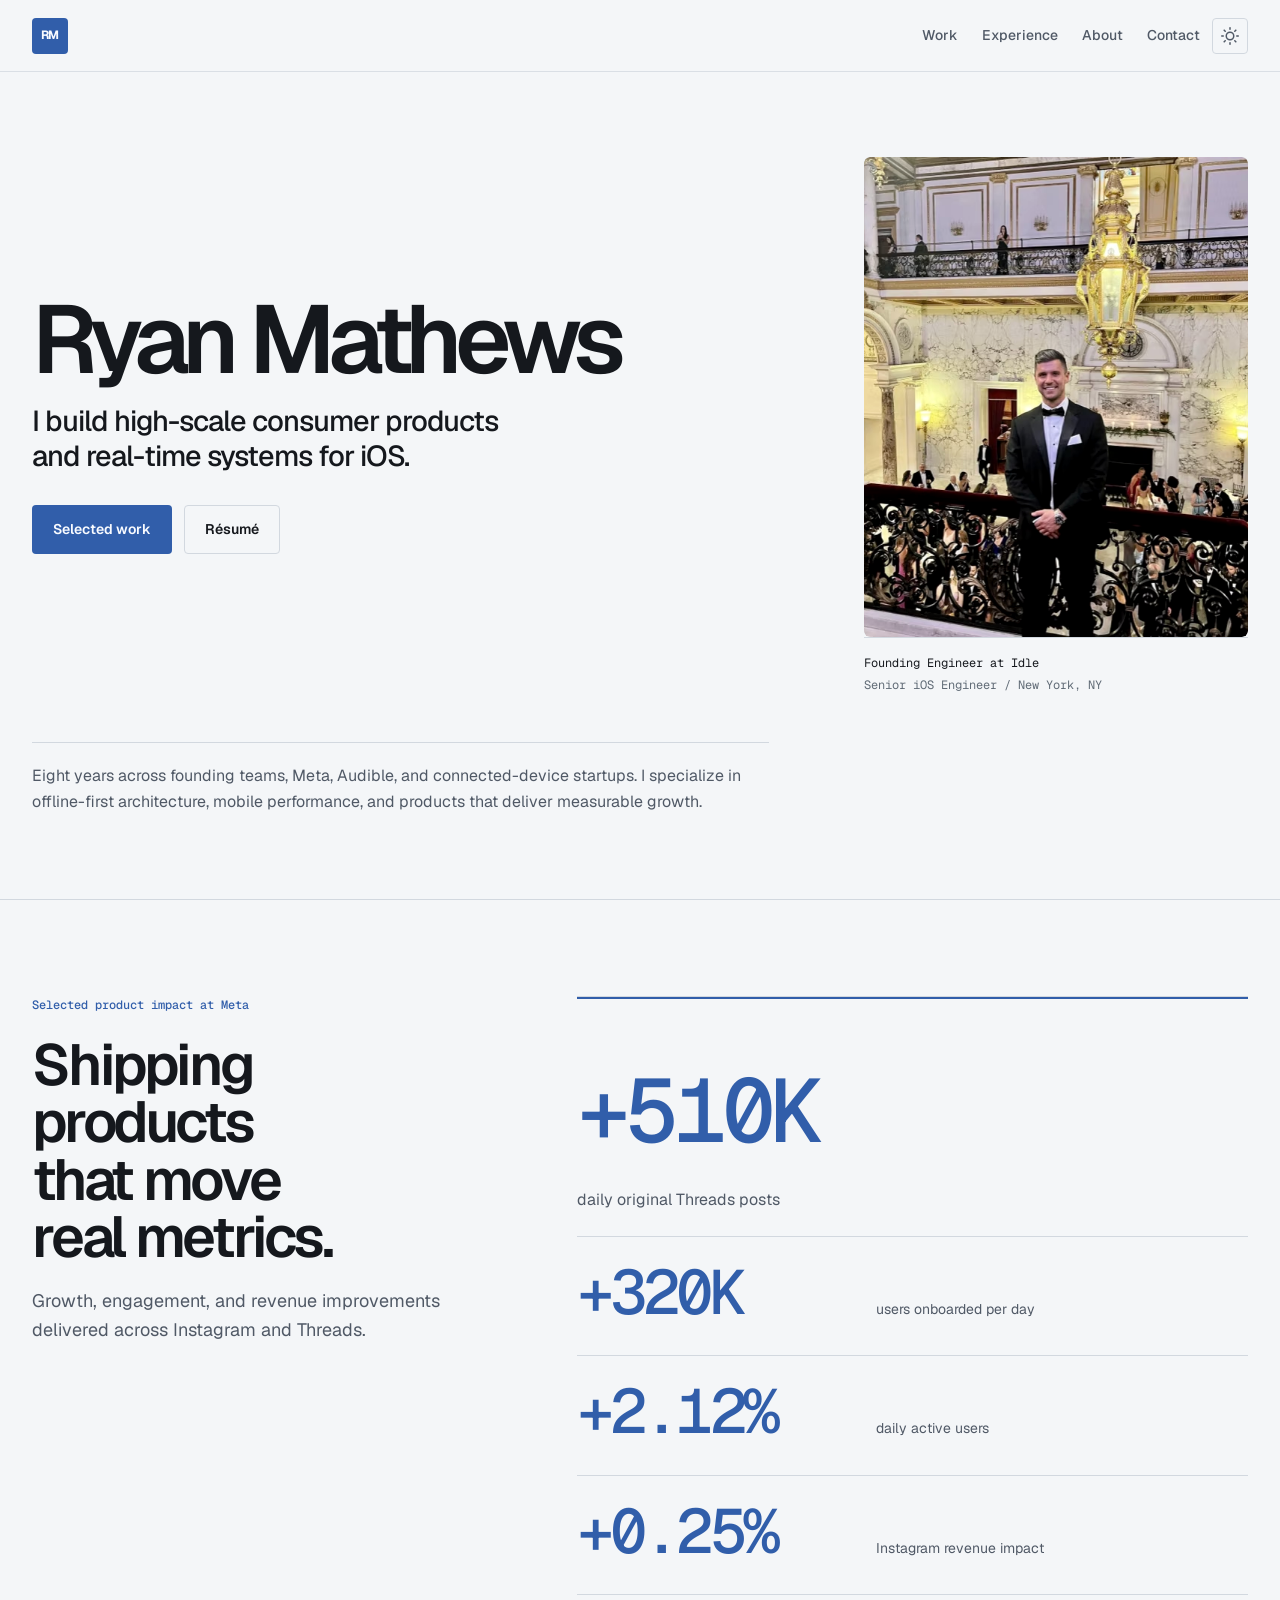
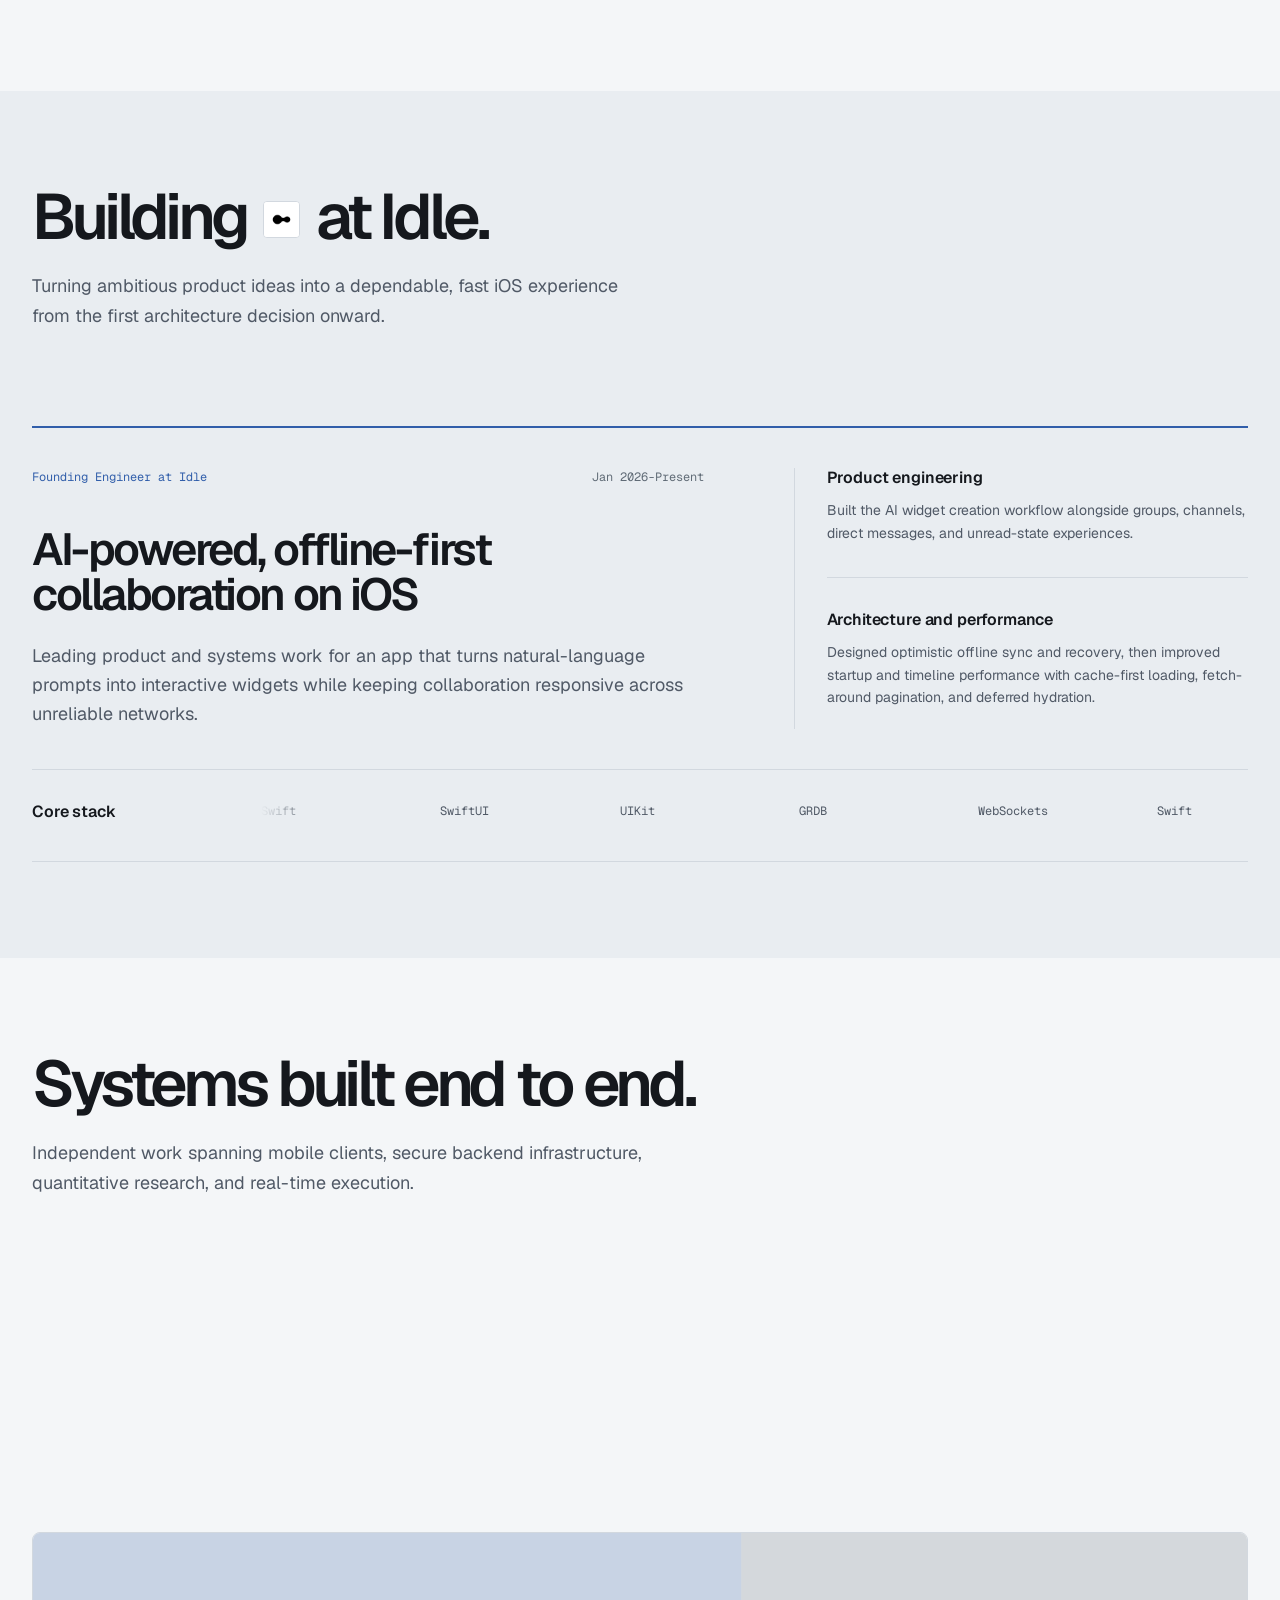
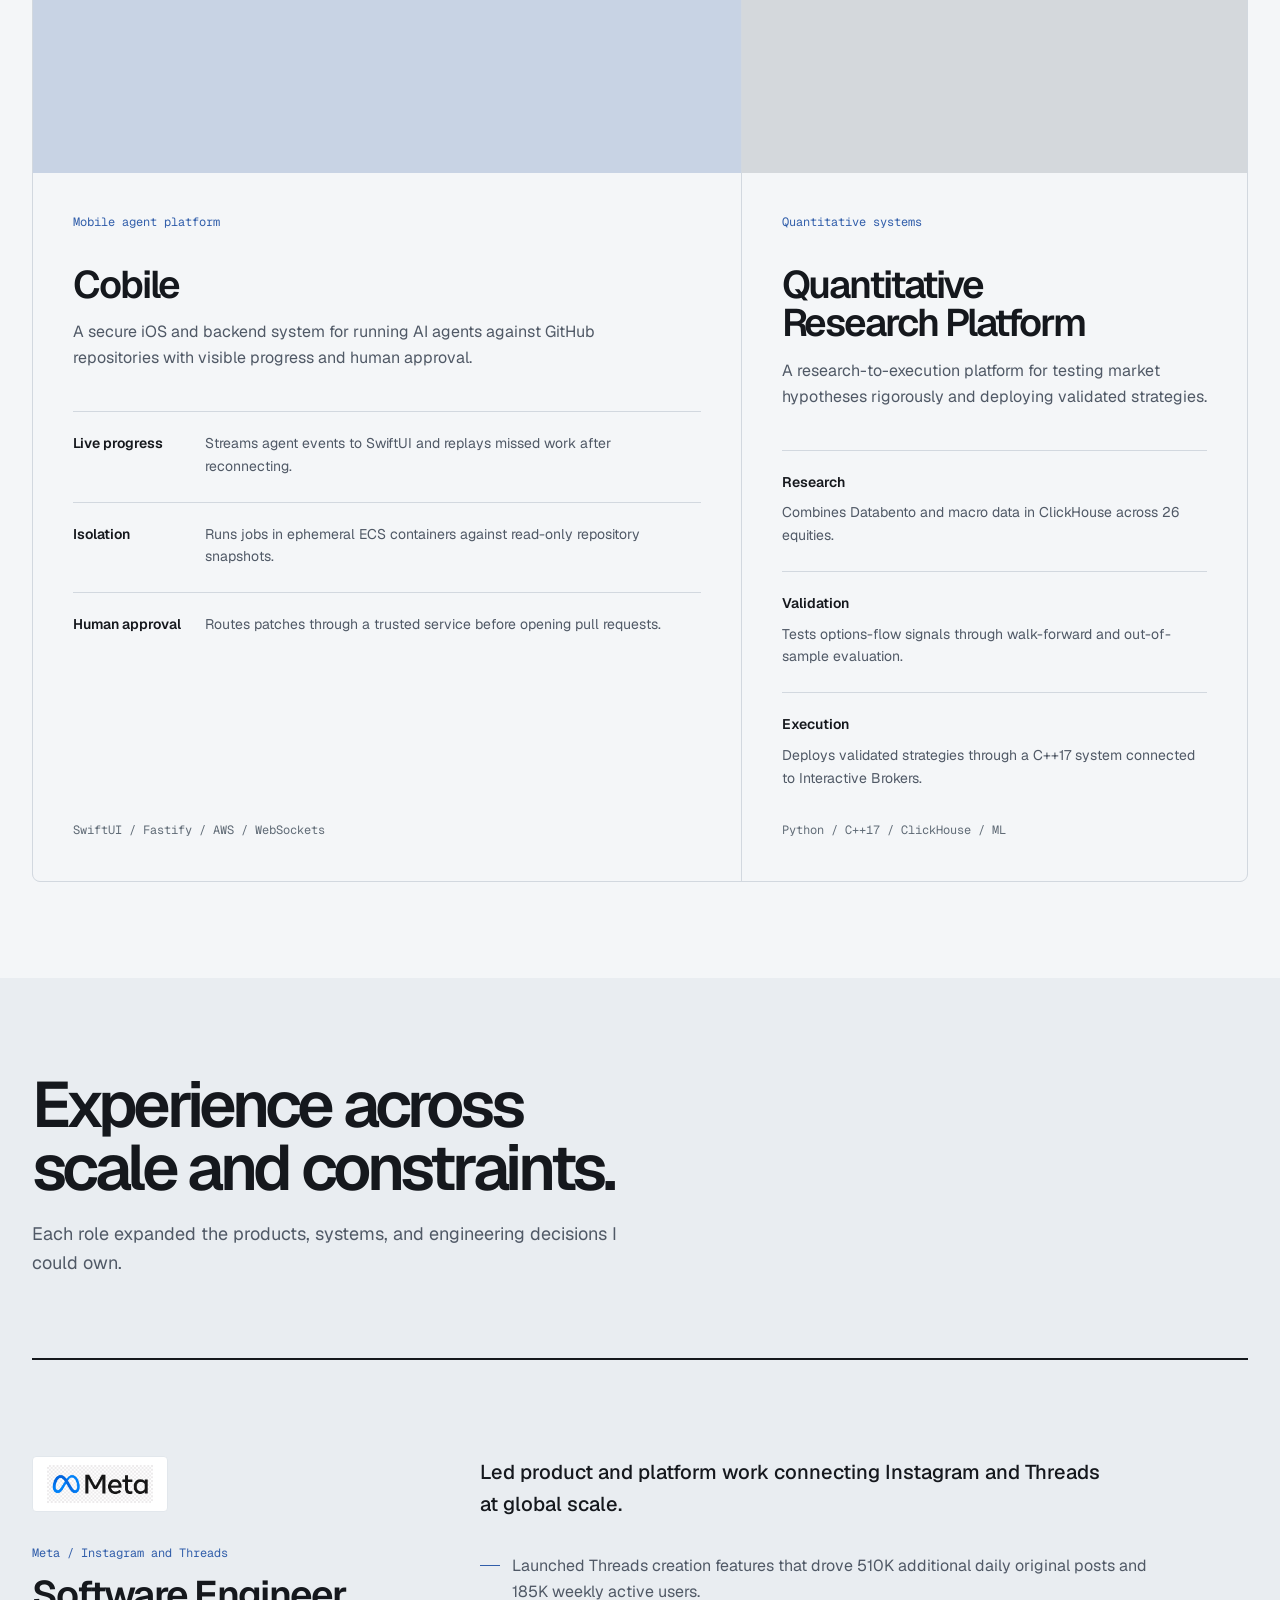
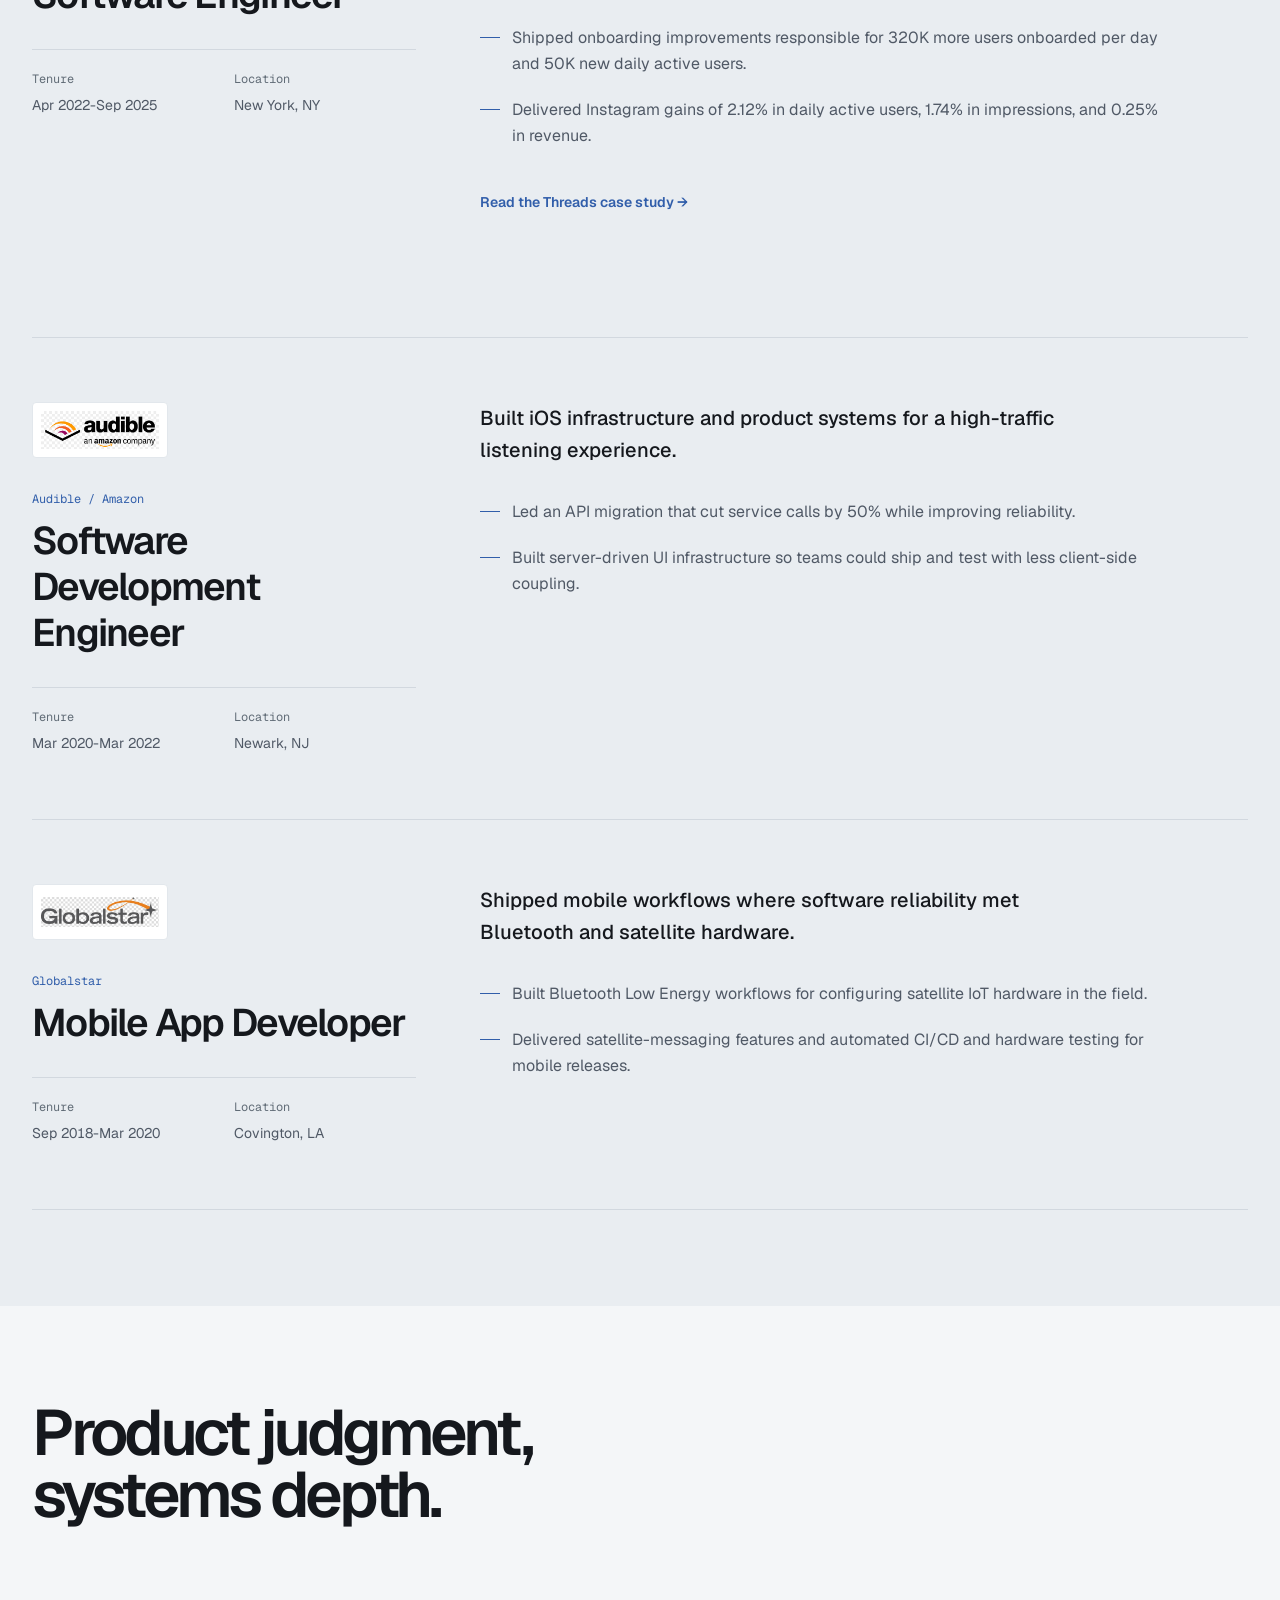
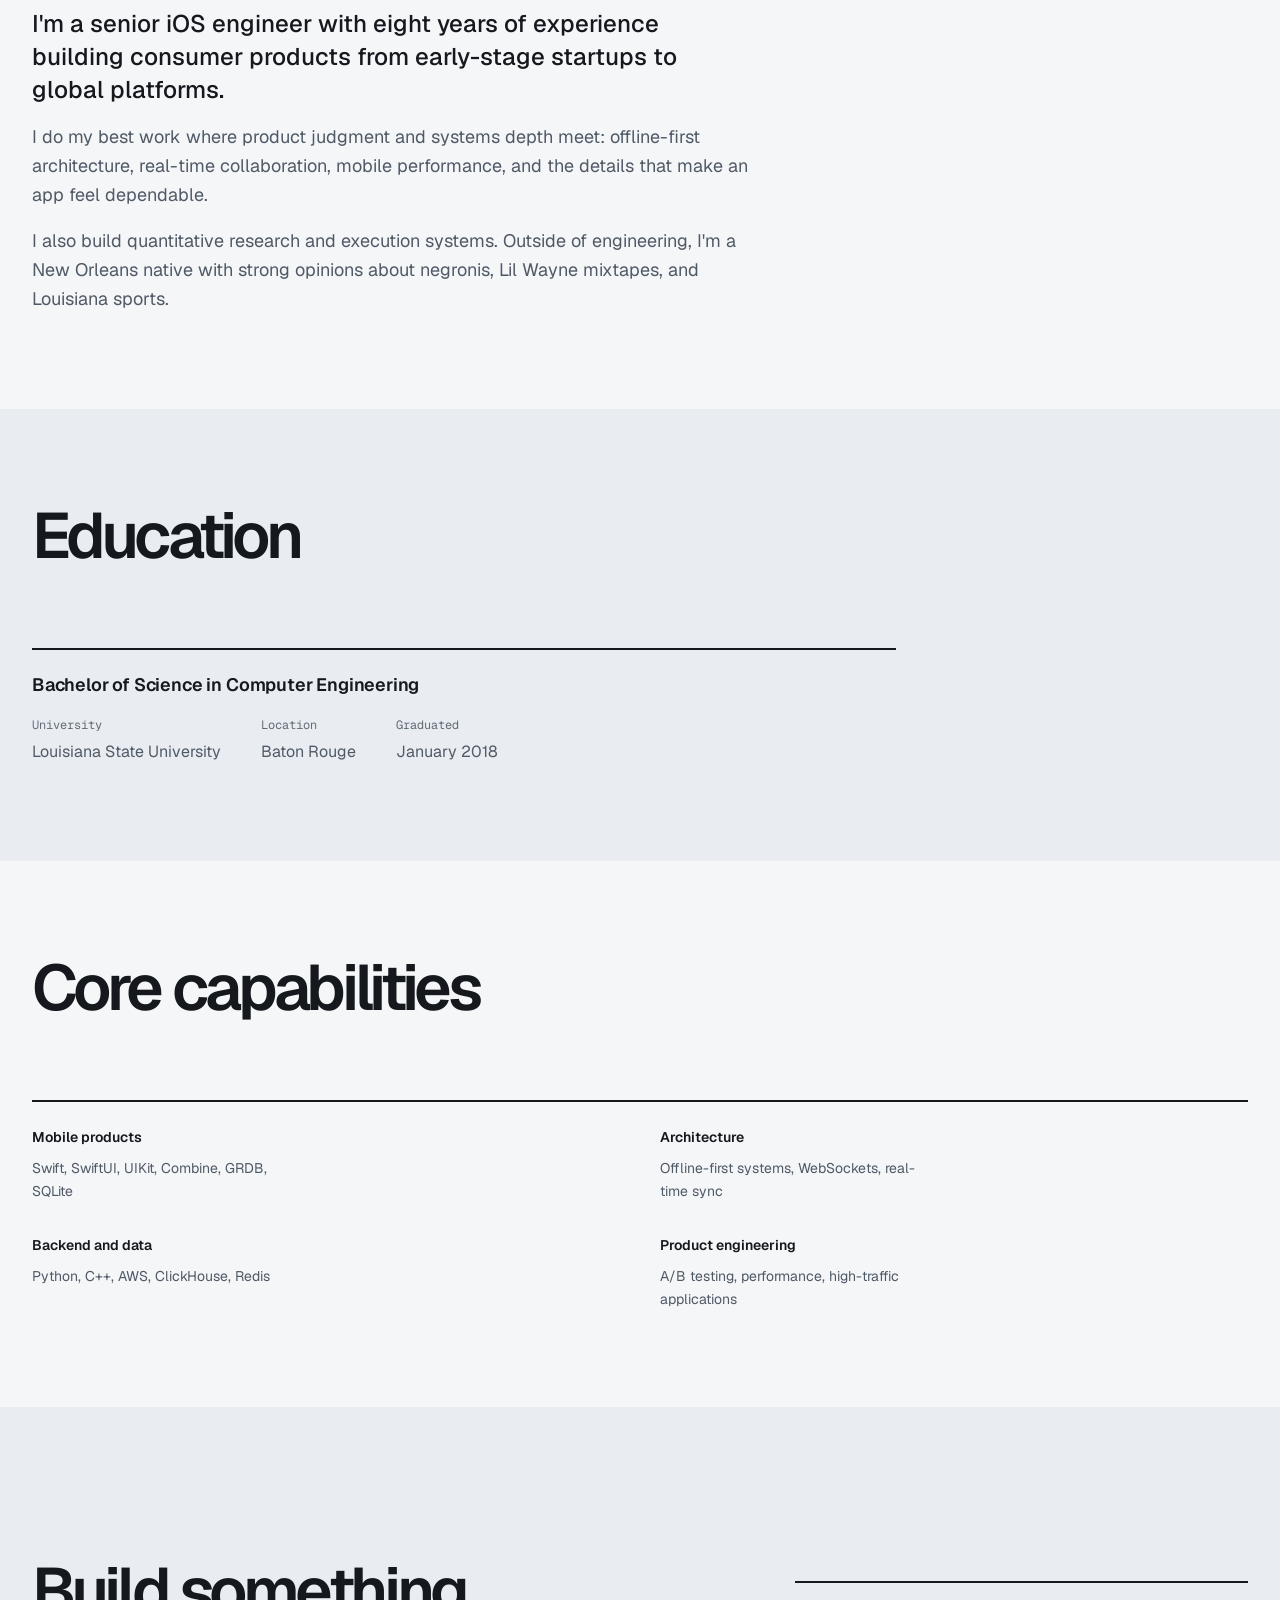
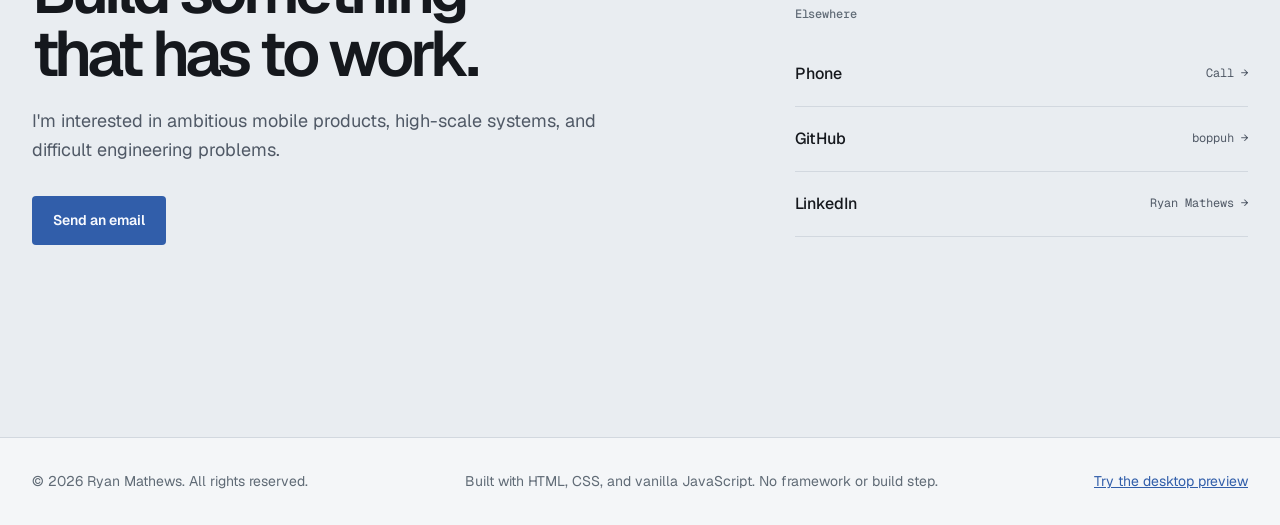
<file: index.html>
<!DOCTYPE html>
<html lang="en">
<head>
  <meta charset="UTF-8">
  <meta name="viewport" content="width=device-width, initial-scale=1.0">

  <title>Ryan Mathews | Software Engineer</title>
  <meta name="description" content="Software engineer and founding engineer with 8 years of experience building high-scale consumer products, offline-first mobile apps, and real-time systems.">

  <link rel="canonical" href="https://ryanmathews.dev/">

  <meta property="og:type" content="website">
  <meta property="og:title" content="Ryan Mathews | Software Engineer">
  <meta property="og:description" content="Senior iOS engineer building high-scale consumer products, offline-first mobile apps, and real-time systems.">
  <meta property="og:url" content="https://ryanmathews.dev/">
  <meta property="og:site_name" content="Ryan Mathews">
  <meta property="og:image" content="https://ryanmathews.dev/assets/desktop-social.png">
  <meta property="og:image:type" content="image/png">
  <meta property="og:image:width" content="1200">
  <meta property="og:image:height" content="630">
  <meta property="og:image:alt" content="Ryan Mathews, Software Engineer, in a Windows 95-style Welcome window">

  <!-- Twitter Card Tags -->
  <meta name="twitter:card" content="summary_large_image">
  <meta name="twitter:title" content="Ryan Mathews | Software Engineer">
  <meta name="twitter:description" content="Senior iOS engineer building high-scale consumer products, offline-first mobile apps, and real-time systems.">
  <meta name="twitter:image" content="https://ryanmathews.dev/assets/desktop-social.png">
  <meta name="twitter:image:alt" content="Ryan Mathews, Software Engineer, in a Windows 95-style Welcome window">

  <meta name="theme-color" content="#f4f6f8" media="(prefers-color-scheme: light)">
  <meta name="theme-color" content="#0b0e12" media="(prefers-color-scheme: dark)">

  <!-- Favicon -->
  <link rel="icon" type="image/svg+xml" href="./assets/favicon.svg">
  <link rel="preload" as="font" href="./assets/fonts/Geist-Variable.woff2" type="font/woff2" crossorigin>
  <link rel="preload" as="image" href="./assets/me-640.avif" type="image/avif">

  <!-- Stylesheet -->
  <script src="./desktop-theme.js?v=1"></script>
  <link rel="stylesheet" href="./styles.css?v=5.1.0">
  <link rel="stylesheet" href="./desktop.css?v=5">

  <script type="application/ld+json">
  {
    "@context": "https://schema.org",
    "@type": "Person",
    "name": "Ryan Mathews",
    "jobTitle": "Founding Engineer",
    "url": "https://ryanmathews.dev",
    "image": "https://ryanmathews.dev/assets/me-640.avif",
    "email": "mailto:ryan@ryanmathews.dev",
    "sameAs": [
      "https://github.com/boppuh",
      "https://www.linkedin.com/in/ryan-mathews-7045b191/"
    ],
    "knowsAbout": ["iOS Development", "Swift", "SwiftUI", "Mobile Architecture", "Offline-First Applications", "Real-Time Systems", "Product Engineering"]
  }
  </script>
</head>
<body>
  <!-- Skip to main content link for accessibility -->
  <a href="#main" class="skip-link">Skip to main content</a>

  <!-- Navigation -->
  <header class="site-header">
    <nav class="nav-container" aria-label="Main navigation">
      <a class="nav-brand" href="#main" aria-label="Ryan Mathews, back to top">RM</a>
      <div class="nav-actions">
        <ul class="nav-list">
          <li><a href="#work">Work</a></li>
          <li><a href="#experience">Experience</a></li>
          <li><a href="#about">About</a></li>
          <li><a href="#contact">Contact</a></li>
        </ul>
        <button
          id="theme-toggle"
          class="theme-toggle"
          aria-label="Toggle dark mode"
          title="Toggle dark mode"
        >
          <svg class="theme-icon-light" aria-hidden="true" xmlns="http://www.w3.org/2000/svg" width="18" height="18" viewBox="0 0 24 24" fill="none" stroke="currentColor" stroke-width="2" stroke-linecap="round" stroke-linejoin="round">
            <circle cx="12" cy="12" r="5"></circle>
            <line x1="12" y1="1" x2="12" y2="3"></line>
            <line x1="12" y1="21" x2="12" y2="23"></line>
            <line x1="4.22" y1="4.22" x2="5.64" y2="5.64"></line>
            <line x1="18.36" y1="18.36" x2="19.78" y2="19.78"></line>
            <line x1="1" y1="12" x2="3" y2="12"></line>
            <line x1="21" y1="12" x2="23" y2="12"></line>
            <line x1="4.22" y1="19.78" x2="5.64" y2="18.36"></line>
            <line x1="18.36" y1="5.64" x2="19.78" y2="4.22"></line>
          </svg>
          <svg class="theme-icon-dark" aria-hidden="true" xmlns="http://www.w3.org/2000/svg" width="18" height="18" viewBox="0 0 24 24" fill="none" stroke="currentColor" stroke-width="2" stroke-linecap="round" stroke-linejoin="round">
            <path d="M21 12.79A9 9 0 1 1 11.21 3 7 7 0 0 0 21 12.79z"></path>
          </svg>
        </button>
      </div>
    </nav>
    <span class="reading-progress" aria-hidden="true"></span>
  </header>

  <main id="main" tabindex="-1">
    <div class="desktop-workspace" id="desktop-workspace" hidden>
      <nav class="desktop-shortcuts" aria-label="Desktop shortcuts">
        <a href="#desktop-welcome" data-open-window="welcome">
          <span class="desktop-icon icon-window" aria-hidden="true"></span><span>Welcome</span>
        </a>
        <a href="#about" data-open-window="about">
          <span class="desktop-icon icon-document" aria-hidden="true"></span><span>About Me</span>
        </a>
        <a href="#highlights" data-open-window="highlights">
          <span class="desktop-icon icon-award" aria-hidden="true"></span><span>Key Highlights</span>
        </a>
        <a href="#experience" data-open-window="experience">
          <span class="desktop-icon icon-cabinet" aria-hidden="true"></span><span>Work Experience</span>
        </a>
        <a href="#projects" data-open-window="projects">
          <span class="desktop-icon icon-folder" aria-hidden="true"></span><span>Projects</span>
        </a>
        <a href="#education" data-open-window="education">
          <span class="desktop-icon icon-document" aria-hidden="true"></span><span>Education</span>
        </a>
        <a href="#skills" data-open-window="skills">
          <span class="desktop-icon icon-window" aria-hidden="true"></span><span>My Computer</span>
        </a>
        <a href="./resume.pdf">
          <span class="desktop-icon icon-document" aria-hidden="true"></span><span>Résumé.pdf</span>
        </a>
        <a href="#contact" data-open-window="contact">
          <span class="desktop-icon icon-document" aria-hidden="true"></span><span>Contact</span>
        </a>
      </nav>

      <section class="desktop-window desktop-welcome" id="desktop-welcome" aria-labelledby="desktop-welcome-heading"
        data-desktop-window="welcome" data-window-label="Welcome" data-window-icon="icon-window" hidden>
        <div class="desktop-window-body">
          <div class="desktop-intro">
            <picture>
              <source srcset="./assets/me-640.avif" type="image/avif">
              <img src="./assets/me.jpg" alt="Ryan Mathews" width="1206" height="1436" decoding="async">
            </picture>
            <div>
              <h1 id="desktop-welcome-heading" tabindex="-1">Ryan Mathews</h1>
              <p class="desktop-role">Software Engineer</p>
              <p>I build high-scale consumer products and real-time systems for iOS.</p>
            </div>
          </div>
          <section class="desktop-highlights" aria-labelledby="desktop-highlights-heading">
            <h2 id="desktop-highlights-heading">Selected impact at Meta</h2>
            <dl>
              <div><dt>Daily original Threads posts</dt><dd>+510K</dd></div>
              <div><dt>Users onboarded per day</dt><dd>+320K</dd></div>
              <div><dt>Daily active users on Instagram</dt><dd>+2.12%</dd></div>
            </dl>
          </section>
          <nav class="desktop-actions" aria-label="Welcome links">
            <a class="desktop-button desktop-primary" href="#projects" data-open-window="projects">Projects</a>
            <a class="desktop-button" href="./resume.pdf">Résumé</a>
            <a class="desktop-button" href="#contact" data-open-window="contact">Contact</a>
          </nav>
        </div>
        <div class="desktop-status">
          <span>Founding Engineer at Idle</span>
          <span>New York, NY</span>
        </div>
      </section>

      <section class="desktop-window desktop-display" id="display" aria-labelledby="desktop-display-heading"
        data-desktop-window="display" data-window-label="Display Settings" data-window-icon="icon-window" hidden>
        <div class="desktop-window-body">
          <h2 id="desktop-display-heading" tabindex="-1">Display Settings</h2>
          <fieldset class="desktop-theme-options">
            <legend>Color scheme</legend>
            <label>
              <input type="radio" name="desktop-theme" value="classic" checked>
              <span>Classic</span>
            </label>
            <label>
              <input type="radio" name="desktop-theme" value="dark">
              <span>Dark</span>
            </label>
            <label>
              <input type="radio" name="desktop-theme" value="system">
              <span>System</span>
            </label>
          </fieldset>
        </div>
      </section>
    </div>

    <template id="desktop-window-chrome">
      <header class="desktop-titlebar" tabindex="-1">
        <span>
          <span class="desktop-icon desktop-window-icon" aria-hidden="true"></span>
          <span class="desktop-window-title"></span>
        </span>
        <div class="desktop-title-controls">
          <button class="desktop-button desktop-move" type="button" data-window-action="move" aria-label="Move window" aria-pressed="false" aria-describedby="desktop-move-help">Move</button>
          <button class="desktop-button desktop-minimize" type="button" data-window-action="minimize" aria-label="Minimize window"></button>
          <button class="desktop-button desktop-maximize" type="button" data-window-action="maximize" aria-label="Maximize window"></button>
          <button class="desktop-button desktop-close" type="button" data-window-action="close" aria-label="Close window">
            <span class="desktop-close-symbol" aria-hidden="true">×</span>
            <span class="desktop-back-label" aria-hidden="true">Back</span>
          </button>
        </div>
      </header>
      <p class="desktop-move-hint" aria-hidden="true">Arrow keys to move. Enter to finish. Escape to cancel.</p>
    </template>

    <!-- Hero Section -->
    <section class="hero" aria-labelledby="hero-heading">
      <div class="container">
        <div class="hero-layout">
          <div class="hero-content">
            <h1 id="hero-heading">Ryan Mathews</h1>
            <p class="hero-title">I build high-scale consumer products and real-time systems for iOS.</p>
            <div class="hero-links">
              <a href="#work" class="btn btn-primary">Selected work</a>
              <a href="./resume.pdf" class="btn btn-secondary" target="_blank" rel="noopener noreferrer">Résumé</a>
            </div>
          </div>

          <figure class="hero-visual">
            <picture>
              <source srcset="./assets/me-640.avif" type="image/avif">
              <img src="./assets/me.jpg" alt="Ryan Mathews" class="hero-headshot" width="1206" height="1436" decoding="async" fetchpriority="high">
            </picture>
            <figcaption class="hero-meta">
              <span>Founding Engineer at Idle</span>
              <span>Senior iOS Engineer / New York, NY</span>
            </figcaption>
          </figure>
        </div>

        <p class="hero-context">
          Eight years across founding teams, Meta, Audible, and connected-device startups. I specialize in offline-first architecture, mobile performance, and products that deliver measurable growth.
        </p>
      </div>
    </section>

    <!-- Product Impact Section -->
    <section class="section" id="highlights" aria-labelledby="impact-heading"
      data-desktop-window="highlights" data-window-label="Key Highlights" data-window-icon="icon-award">
      <div class="container">
        <div class="impact-layout">
          <header class="impact-header">
            <p class="impact-source">Selected product impact at Meta</p>
            <h2 id="impact-heading" tabindex="-1">Shipping products that move real metrics.</h2>
            <p>Growth, engagement, and revenue improvements delivered across Instagram and Threads.</p>
          </header>
          <div class="impact-grid">
            <article class="impact-card">
              <p class="impact-value">+510K</p>
              <p class="impact-label">daily original Threads posts</p>
            </article>
            <article class="impact-card">
              <p class="impact-value">+320K</p>
              <p class="impact-label">users onboarded per day</p>
            </article>
            <article class="impact-card">
              <p class="impact-value">+2.12%</p>
              <p class="impact-label">daily active users</p>
            </article>
            <article class="impact-card">
              <p class="impact-value">+0.25%</p>
              <p class="impact-label">Instagram revenue impact</p>
            </article>
          </div>
        </div>
      </div>
    </section>

    <!-- Featured Work Section -->
    <section id="work" class="section section-alt work-section" aria-labelledby="work-heading"
      data-desktop-window="work" data-window-label="Current Role" data-window-icon="icon-cabinet">
      <div class="container">
        <header class="work-heading">
          <h2 id="work-heading" tabindex="-1">
            Building
            <span class="inline-project-mark" aria-hidden="true">
              <img src="./assets/output_icon.jpg" alt="" width="400" height="400" loading="lazy" decoding="async">
            </span>
            at Idle.
          </h2>
          <p>Turning ambitious product ideas into a dependable, fast iOS experience from the first architecture decision onward.</p>
        </header>

        <article class="current-work-story">
          <div class="current-work-lead">
            <div class="work-role">
              <p>Founding Engineer at Idle</p>
              <p>Jan 2026-Present</p>
            </div>
            <h3>AI-powered, offline-first collaboration on iOS</h3>
            <p class="current-work-summary">Leading product and systems work for an app that turns natural-language prompts into interactive widgets while keeping collaboration responsive across unreliable networks.</p>
          </div>

          <div class="current-work-details">
            <section class="work-capability">
              <h4>Product engineering</h4>
              <p>Built the AI widget creation workflow alongside groups, channels, direct messages, and unread-state experiences.</p>
            </section>
            <section class="work-capability">
              <h4>Architecture and performance</h4>
              <p>Designed optimistic offline sync and recovery, then improved startup and timeline performance with cache-first loading, fetch-around pagination, and deferred hydration.</p>
            </section>
          </div>

          <aside class="current-work-stack" aria-labelledby="current-stack-heading">
            <h4 id="current-stack-heading">Core stack</h4>
            <div class="stack-marquee" tabindex="0" role="group" aria-labelledby="current-stack-heading">
              <div class="stack-marquee-track">
                <ul class="stack-marquee-group">
                  <li>Swift</li>
                  <li>SwiftUI</li>
                  <li>UIKit</li>
                  <li>GRDB</li>
                  <li>WebSockets</li>
                </ul>
                <ul class="stack-marquee-group" aria-hidden="true">
                  <li>Swift</li>
                  <li>SwiftUI</li>
                  <li>UIKit</li>
                  <li>GRDB</li>
                  <li>WebSockets</li>
                </ul>
              </div>
            </div>
          </aside>
        </article>
      </div>
    </section>

    <!-- Projects Section -->
    <section id="projects" class="section projects-section" aria-labelledby="projects-heading"
      data-desktop-window="projects" data-window-label="Projects" data-window-icon="icon-folder">
      <div class="container">
        <header class="projects-heading">
          <h2 id="projects-heading" tabindex="-1">Systems built end to end.</h2>
          <p>Independent work spanning mobile clients, secure backend infrastructure, quantitative research, and real-time execution.</p>
        </header>

        <nav class="desktop-content-index" aria-label="Project files" hidden>
          <ul>
            <li><a href="#cobile"><span class="desktop-icon icon-document" aria-hidden="true"></span><span>Cobile</span></a></li>
            <li><a href="#quant-platform"><span class="desktop-icon icon-document" aria-hidden="true"></span><span>Quantitative Research Platform</span></a></li>
            <li><a href="./writeups/project-1.html" data-desktop-document-link><span class="desktop-icon icon-document" aria-hidden="true"></span><span>Threads case study</span></a></li>
          </ul>
        </nav>

        <div class="project-showcase">
          <article class="project-panel project-panel-cobile" id="cobile" tabindex="-1" aria-labelledby="cobile-heading">
            <figure class="project-visual project-visual-cobile">
              <div class="project-image-motion">
                <img src="./assets/mathews_technologies_logo.png" alt="Mathews Technologies" width="1280" height="1201" loading="lazy" decoding="async">
              </div>
            </figure>
            <div class="project-copy">
              <p class="project-type">Mobile agent platform</p>
              <h3 id="cobile-heading">Cobile</h3>
              <p class="card-summary">A secure iOS and backend system for running AI agents against GitHub repositories with visible progress and human approval.</p>
              <dl class="project-notes">
                <div>
                  <dt>Live progress</dt>
                  <dd>Streams agent events to SwiftUI and replays missed work after reconnecting.</dd>
                </div>
                <div>
                  <dt>Isolation</dt>
                  <dd>Runs jobs in ephemeral ECS containers against read-only repository snapshots.</dd>
                </div>
                <div>
                  <dt>Human approval</dt>
                  <dd>Routes patches through a trusted service before opening pull requests.</dd>
                </div>
              </dl>
              <p class="project-stack">SwiftUI / Fastify / AWS / WebSockets</p>
            </div>
          </article>

          <article class="project-panel project-panel-quant" id="quant-platform" tabindex="-1" aria-labelledby="quant-platform-heading">
            <figure class="project-visual project-visual-quant">
              <div class="project-image-motion">
                <img src="./assets/mathews_capital_logo.png" alt="Mathews Capital" width="1280" height="670" loading="lazy" decoding="async">
              </div>
            </figure>
            <div class="project-copy">
              <p class="project-type">Quantitative systems</p>
              <h3 id="quant-platform-heading">Quantitative Research Platform</h3>
              <p class="card-summary">A research-to-execution platform for testing market hypotheses rigorously and deploying validated strategies.</p>
              <dl class="project-notes">
                <div>
                  <dt>Research</dt>
                  <dd>Combines Databento and macro data in ClickHouse across 26 equities.</dd>
                </div>
                <div>
                  <dt>Validation</dt>
                  <dd>Tests options-flow signals through walk-forward and out-of-sample evaluation.</dd>
                </div>
                <div>
                  <dt>Execution</dt>
                  <dd>Deploys validated strategies through a C++17 system connected to Interactive Brokers.</dd>
                </div>
              </dl>
              <p class="project-stack">Python / C++17 / ClickHouse / ML</p>
            </div>
          </article>
        </div>
      </div>
    </section>

    <!-- Experience Section -->
    <section id="experience" class="section section-alt experience-section" aria-labelledby="experience-heading"
      data-desktop-window="experience" data-window-label="Work Experience" data-window-icon="icon-cabinet">
      <div class="container">
        <header class="experience-heading">
          <h2 id="experience-heading" tabindex="-1">Experience across scale and constraints.</h2>
          <p>Each role expanded the products, systems, and engineering decisions I could own.</p>
        </header>

        <nav class="desktop-content-index" aria-label="Experience files" hidden>
          <ul>
            <li><a href="#work" data-open-window="work"><span class="desktop-icon icon-document" aria-hidden="true"></span><span>Idle</span></a></li>
            <li><a href="#meta-role"><span class="desktop-icon icon-document" aria-hidden="true"></span><span>Meta</span></a></li>
            <li><a href="#audible-role"><span class="desktop-icon icon-document" aria-hidden="true"></span><span>Audible</span></a></li>
            <li><a href="#globalstar-role"><span class="desktop-icon icon-document" aria-hidden="true"></span><span>Globalstar</span></a></li>
          </ul>
        </nav>

        <div class="career-ledger">
          <article class="career-entry career-entry-featured" id="meta-role" tabindex="-1" aria-labelledby="meta-company">
            <header class="career-entry-header">
              <img src="./assets/meta_logo.avif" alt="Meta" class="career-logo" width="1400" height="500" loading="lazy" decoding="async">
              <div>
                <p class="career-company" id="meta-company">Meta / Instagram and Threads</p>
                <h3>Software Engineer</h3>
              </div>
              <dl class="career-meta">
                <div>
                  <dt>Tenure</dt>
                  <dd>Apr 2022-Sep 2025</dd>
                </div>
                <div>
                  <dt>Location</dt>
                  <dd>New York, NY</dd>
                </div>
              </dl>
            </header>
            <div class="career-entry-body">
              <p class="career-summary">Led product and platform work connecting Instagram and Threads at global scale.</p>
              <ul class="career-outcomes">
                <li>Launched Threads creation features that drove 510K additional daily original posts and 185K weekly active users.</li>
                <li>Shipped onboarding improvements responsible for 320K more users onboarded per day and 50K new daily active users.</li>
                <li>Delivered Instagram gains of 2.12% in daily active users, 1.74% in impressions, and 0.25% in revenue.</li>
              </ul>
              <a class="career-link" href="./writeups/project-1.html" data-desktop-document-link>Read the Threads case study →</a>
            </div>
          </article>

          <article class="career-entry" id="audible-role" tabindex="-1" aria-labelledby="audible-company">
            <header class="career-entry-header">
              <img src="./assets/audible_logo.png" alt="Audible" class="career-logo" width="860" height="274" loading="lazy" decoding="async">
              <div>
                <p class="career-company" id="audible-company">Audible / Amazon</p>
                <h3>Software Development Engineer</h3>
              </div>
              <dl class="career-meta">
                <div>
                  <dt>Tenure</dt>
                  <dd>Mar 2020-Mar 2022</dd>
                </div>
                <div>
                  <dt>Location</dt>
                  <dd>Newark, NJ</dd>
                </div>
              </dl>
            </header>
            <div class="career-entry-body">
              <p class="career-summary">Built iOS infrastructure and product systems for a high-traffic listening experience.</p>
              <ul class="career-outcomes">
                <li>Led an API migration that cut service calls by 50% while improving reliability.</li>
                <li>Built server-driven UI infrastructure so teams could ship and test with less client-side coupling.</li>
              </ul>
            </div>
          </article>

          <article class="career-entry" id="globalstar-role" tabindex="-1" aria-labelledby="globalstar-company">
            <header class="career-entry-header">
              <img src="./assets/globalstar_logo.jpg" alt="Globalstar" class="career-logo" width="800" height="205" loading="lazy" decoding="async">
              <div>
                <p class="career-company" id="globalstar-company">Globalstar</p>
                <h3>Mobile App Developer</h3>
              </div>
              <dl class="career-meta">
                <div>
                  <dt>Tenure</dt>
                  <dd>Sep 2018-Mar 2020</dd>
                </div>
                <div>
                  <dt>Location</dt>
                  <dd>Covington, LA</dd>
                </div>
              </dl>
            </header>
            <div class="career-entry-body">
              <p class="career-summary">Shipped mobile workflows where software reliability met Bluetooth and satellite hardware.</p>
              <ul class="career-outcomes">
                <li>Built Bluetooth Low Energy workflows for configuring satellite IoT hardware in the field.</li>
                <li>Delivered satellite-messaging features and automated CI/CD and hardware testing for mobile releases.</li>
              </ul>
            </div>
          </article>
        </div>
      </div>
    </section>

    <!-- About Section -->
    <section id="about" class="section about-section" aria-labelledby="about-heading"
      data-desktop-window="about" data-window-label="About Me" data-window-icon="icon-document">
      <div class="container">
        <header class="about-heading">
          <h2 id="about-heading" tabindex="-1">Product judgment, systems depth.</h2>
        </header>
        <div class="about-copy">
          <p>I'm a senior iOS engineer with eight years of experience building consumer products from early-stage startups to global platforms.</p>
          <p>I do my best work where product judgment and systems depth meet: offline-first architecture, real-time collaboration, mobile performance, and the details that make an app feel dependable.</p>
          <p>I also build quantitative research and execution systems. Outside of engineering, I'm a New Orleans native with strong opinions about negronis, Lil Wayne mixtapes, and Louisiana sports.</p>
        </div>
      </div>
    </section>

    <!-- Education Section -->
    <section id="education" class="section section-alt education-section" aria-labelledby="education-heading"
      data-desktop-window="education" data-window-label="Education" data-window-icon="icon-document">
      <div class="container">
        <header class="education-heading">
          <h2 id="education-heading" tabindex="-1">Education</h2>
        </header>
        <article class="education-record" aria-labelledby="education-degree">
          <h3 id="education-degree">Bachelor of Science in Computer Engineering</h3>
          <dl class="education-details">
            <div>
              <dt>University</dt>
              <dd>Louisiana State University</dd>
            </div>
            <div>
              <dt>Location</dt>
              <dd>Baton Rouge</dd>
            </div>
            <div>
              <dt>Graduated</dt>
              <dd><time datetime="2018-01">January 2018</time></dd>
            </div>
          </dl>
        </article>
      </div>
    </section>

    <!-- Capabilities Section -->
    <section id="skills" class="section skills-section" aria-labelledby="capability-heading"
      data-desktop-window="skills" data-window-label="My Computer" data-window-icon="icon-window">
      <div class="container">
        <header class="skills-heading">
          <h2 id="capability-heading" tabindex="-1">Core capabilities</h2>
        </header>
        <div class="capability-ledger">
          <dl>
            <div>
              <dt>Mobile products</dt>
              <dd>Swift, SwiftUI, UIKit, Combine, GRDB, SQLite</dd>
            </div>
            <div>
              <dt>Architecture</dt>
              <dd>Offline-first systems, WebSockets, real-time sync</dd>
            </div>
            <div>
              <dt>Backend and data</dt>
              <dd>Python, C++, AWS, ClickHouse, Redis</dd>
            </div>
            <div>
              <dt>Product engineering</dt>
              <dd>A/B testing, performance, high-traffic applications</dd>
            </div>
          </dl>
        </div>
      </div>
    </section>

    <!-- Contact Section -->
    <section id="contact" class="section section-alt contact-section" aria-labelledby="contact-heading"
      data-desktop-window="contact" data-window-label="Contact" data-window-icon="icon-document">
      <div class="container">
        <div class="contact-editorial">
          <div class="contact-copy">
            <h2 id="contact-heading" tabindex="-1">Build something that has to work.</h2>
            <p>I'm interested in ambitious mobile products, high-scale systems, and difficult engineering problems.</p>
            <a href="mailto:ryan@ryanmathews.dev" class="btn btn-primary">Send an email</a>
          </div>

          <nav class="contact-directory" aria-label="Other ways to connect">
            <h3>Elsewhere</h3>
            <ul>
              <li><a href="tel:+15047236957"><span>Phone</span><span>Call →</span></a></li>
              <li><a href="https://github.com/boppuh" target="_blank" rel="noopener noreferrer"><span>GitHub</span><span>boppuh →</span></a></li>
              <li><a href="https://linkedin.com/in/ryan-mathews-7045b191" target="_blank" rel="noopener noreferrer"><span>LinkedIn</span><span>Ryan Mathews →</span></a></li>
            </ul>
          </nav>
        </div>
      </div>
    </section>

    <div class="desktop-taskbar" id="desktop-taskbar" hidden>
      <p class="sr-only" id="desktop-move-help">Use the arrow keys to move the window. Press Enter to finish or Escape to cancel.</p>
      <button class="desktop-button desktop-start" id="desktop-start" type="button" aria-expanded="false" aria-controls="desktop-start-panel">
        <span class="desktop-start-mark" aria-hidden="true">RM</span> Start
      </button>
      <nav class="desktop-start-panel desktop-window" id="desktop-start-panel" aria-label="Start" hidden>
        <p class="desktop-start-banner">Ryan Mathews</p>
        <ul>
          <li><a href="#desktop-welcome" data-open-window="welcome"><span class="desktop-icon icon-window" aria-hidden="true"></span> Welcome</a></li>
          <li><a href="#about" data-open-window="about"><span class="desktop-icon icon-document" aria-hidden="true"></span> About Me</a></li>
          <li><a href="#highlights" data-open-window="highlights"><span class="desktop-icon icon-award" aria-hidden="true"></span> Key Highlights</a></li>
          <li><a href="#experience" data-open-window="experience"><span class="desktop-icon icon-cabinet" aria-hidden="true"></span> Work Experience</a></li>
          <li><a href="#projects" data-open-window="projects"><span class="desktop-icon icon-folder" aria-hidden="true"></span> Projects</a></li>
          <li><a href="#education" data-open-window="education"><span class="desktop-icon icon-document" aria-hidden="true"></span> Education</a></li>
          <li><a href="#skills" data-open-window="skills"><span class="desktop-icon icon-window" aria-hidden="true"></span> My Computer</a></li>
          <li><a href="./resume.pdf"><span class="desktop-icon icon-document" aria-hidden="true"></span> Résumé</a></li>
          <li><a href="#contact" data-open-window="contact"><span class="desktop-icon icon-document" aria-hidden="true"></span> Contact</a></li>
          <li class="desktop-start-divider"><a href="#display" data-open-window="display"><span class="desktop-icon icon-window" aria-hidden="true"></span> Display Settings</a></li>
          <li class="desktop-start-divider"><a href="?">Read as a page</a></li>
          <li><a href="./assets/win9x-icons-LICENSE.md" target="_blank" rel="noopener noreferrer">Icon credits</a></li>
        </ul>
      </nav>
      <nav class="desktop-tasks" id="desktop-tasks" aria-label="Open windows"></nav>
      <a class="desktop-button desktop-reading-link" href="?">Read as a page</a>
    </div>
  </main>

  <!-- Footer -->
  <footer class="site-footer">
    <div class="container">
      <p>© <span id="current-year">2024</span> Ryan Mathews. All rights reserved.</p>
      <p class="footer-note">Built with HTML, CSS, and vanilla JavaScript. No framework or build step.</p>
      <p class="desktop-preview-link" hidden><a href="?view=desktop">Try the desktop preview</a></p>
    </div>
  </footer>

  <!-- Motion runtime and site behavior -->
  <script src="./desktop.js?v=5"></script>
  <script defer src="./script.js?v=5.0.3"
    data-gsap-src="./assets/vendor/gsap/gsap.min.js?v=3.15.0"
    data-scroll-trigger-src="./assets/vendor/gsap/ScrollTrigger.min.js?v=3.15.0"></script>
</body>
</html>
</file>
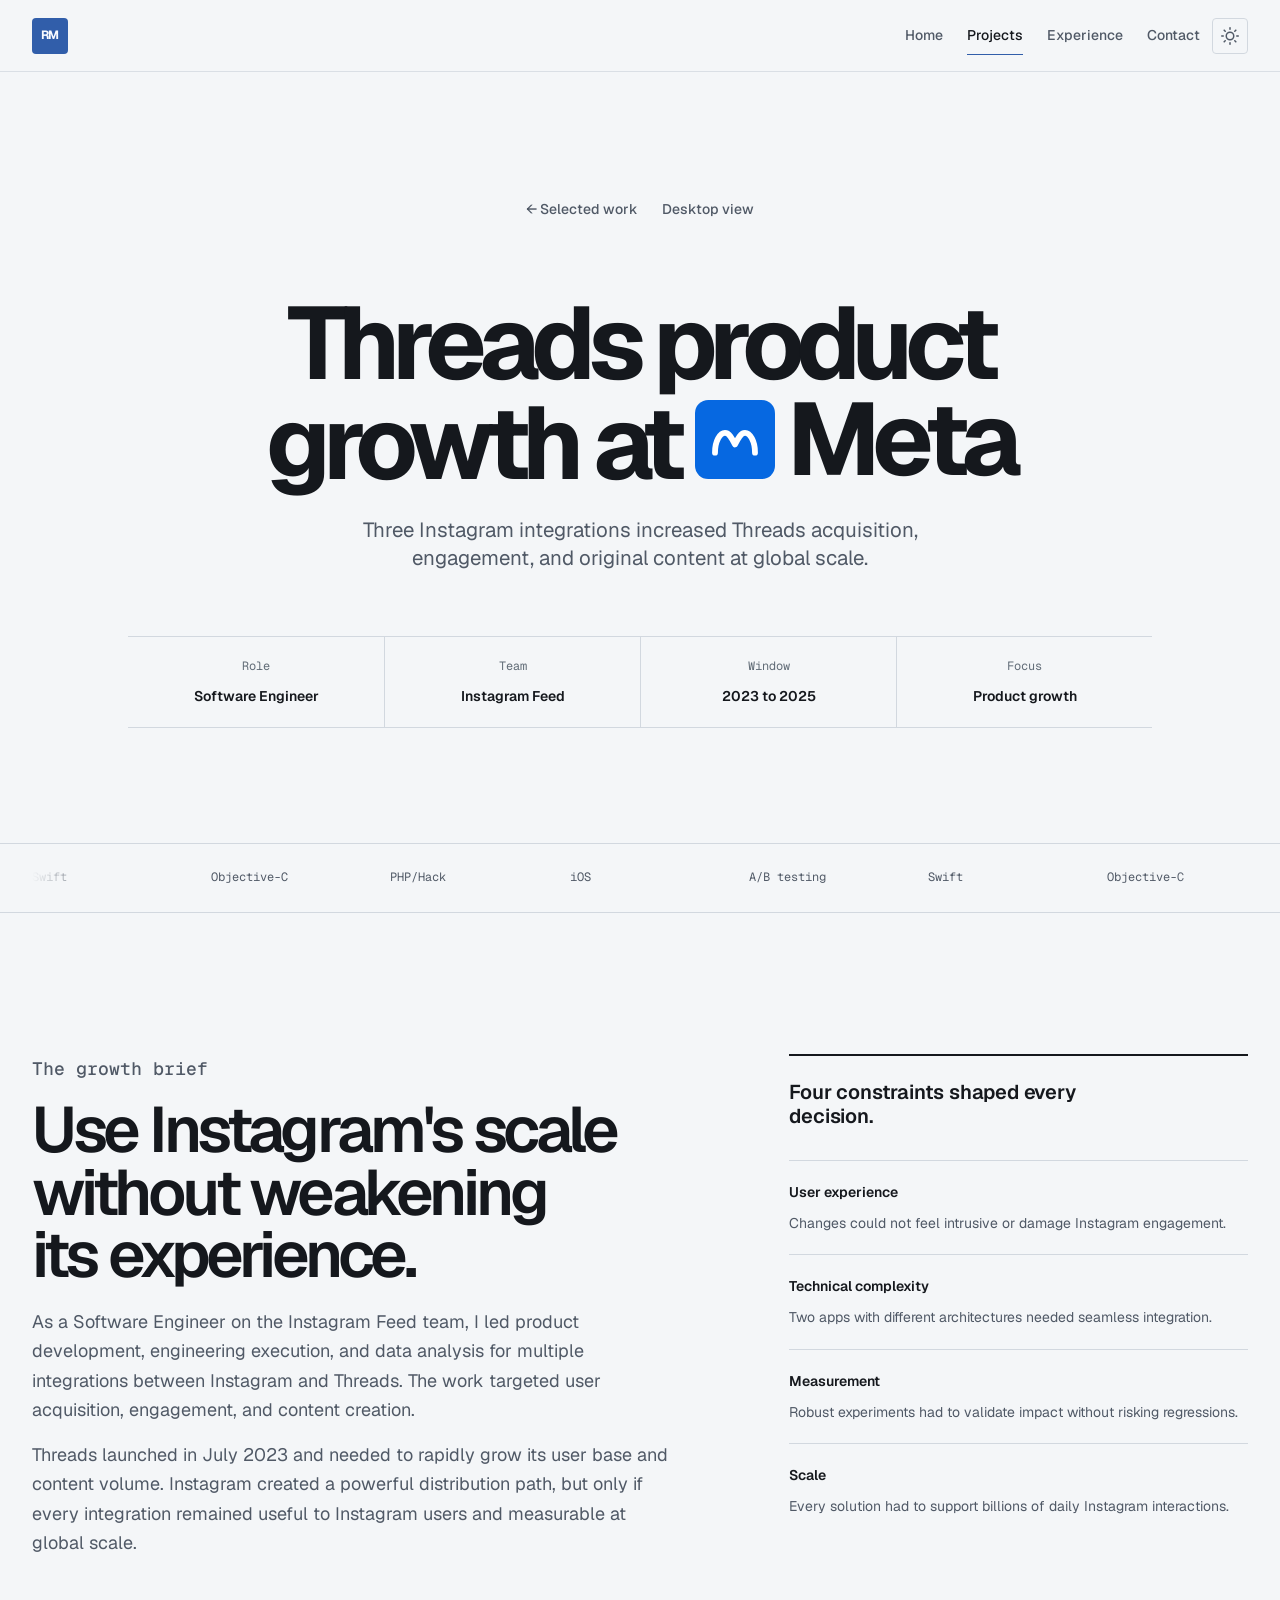
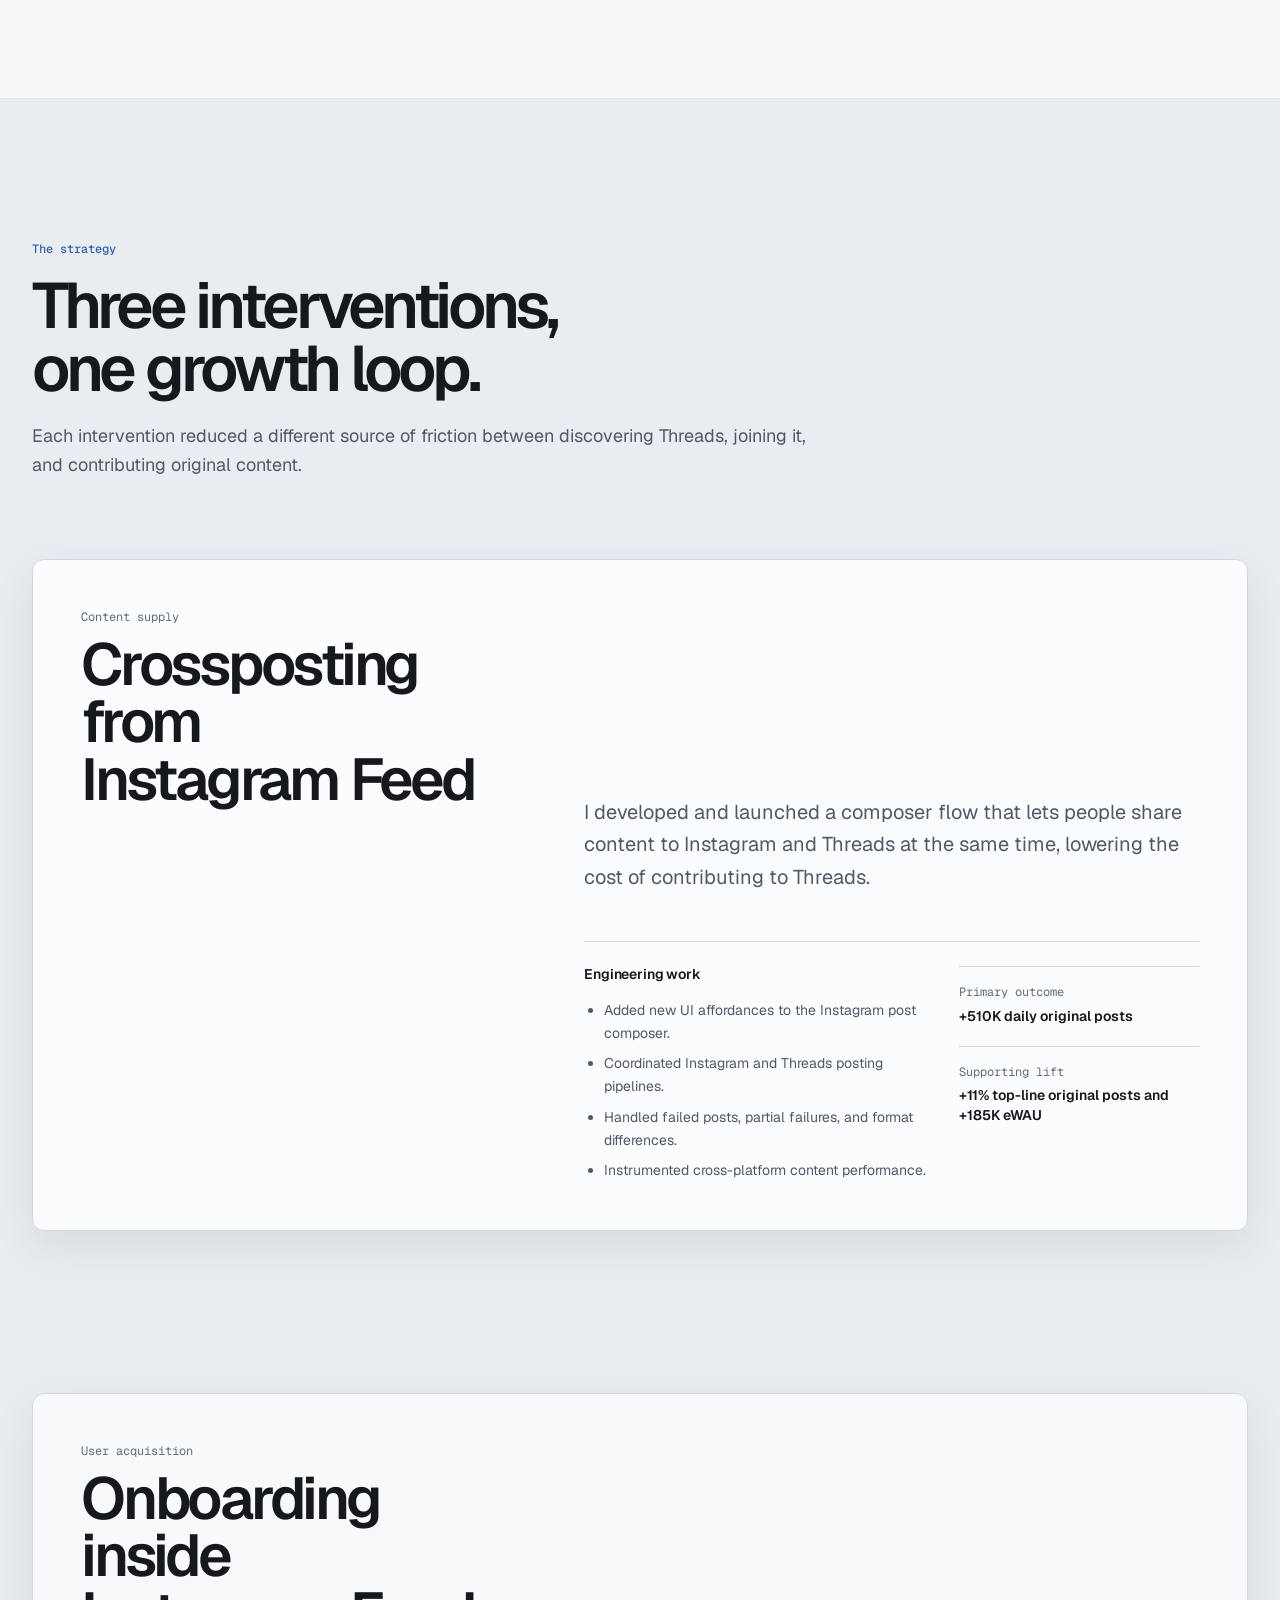
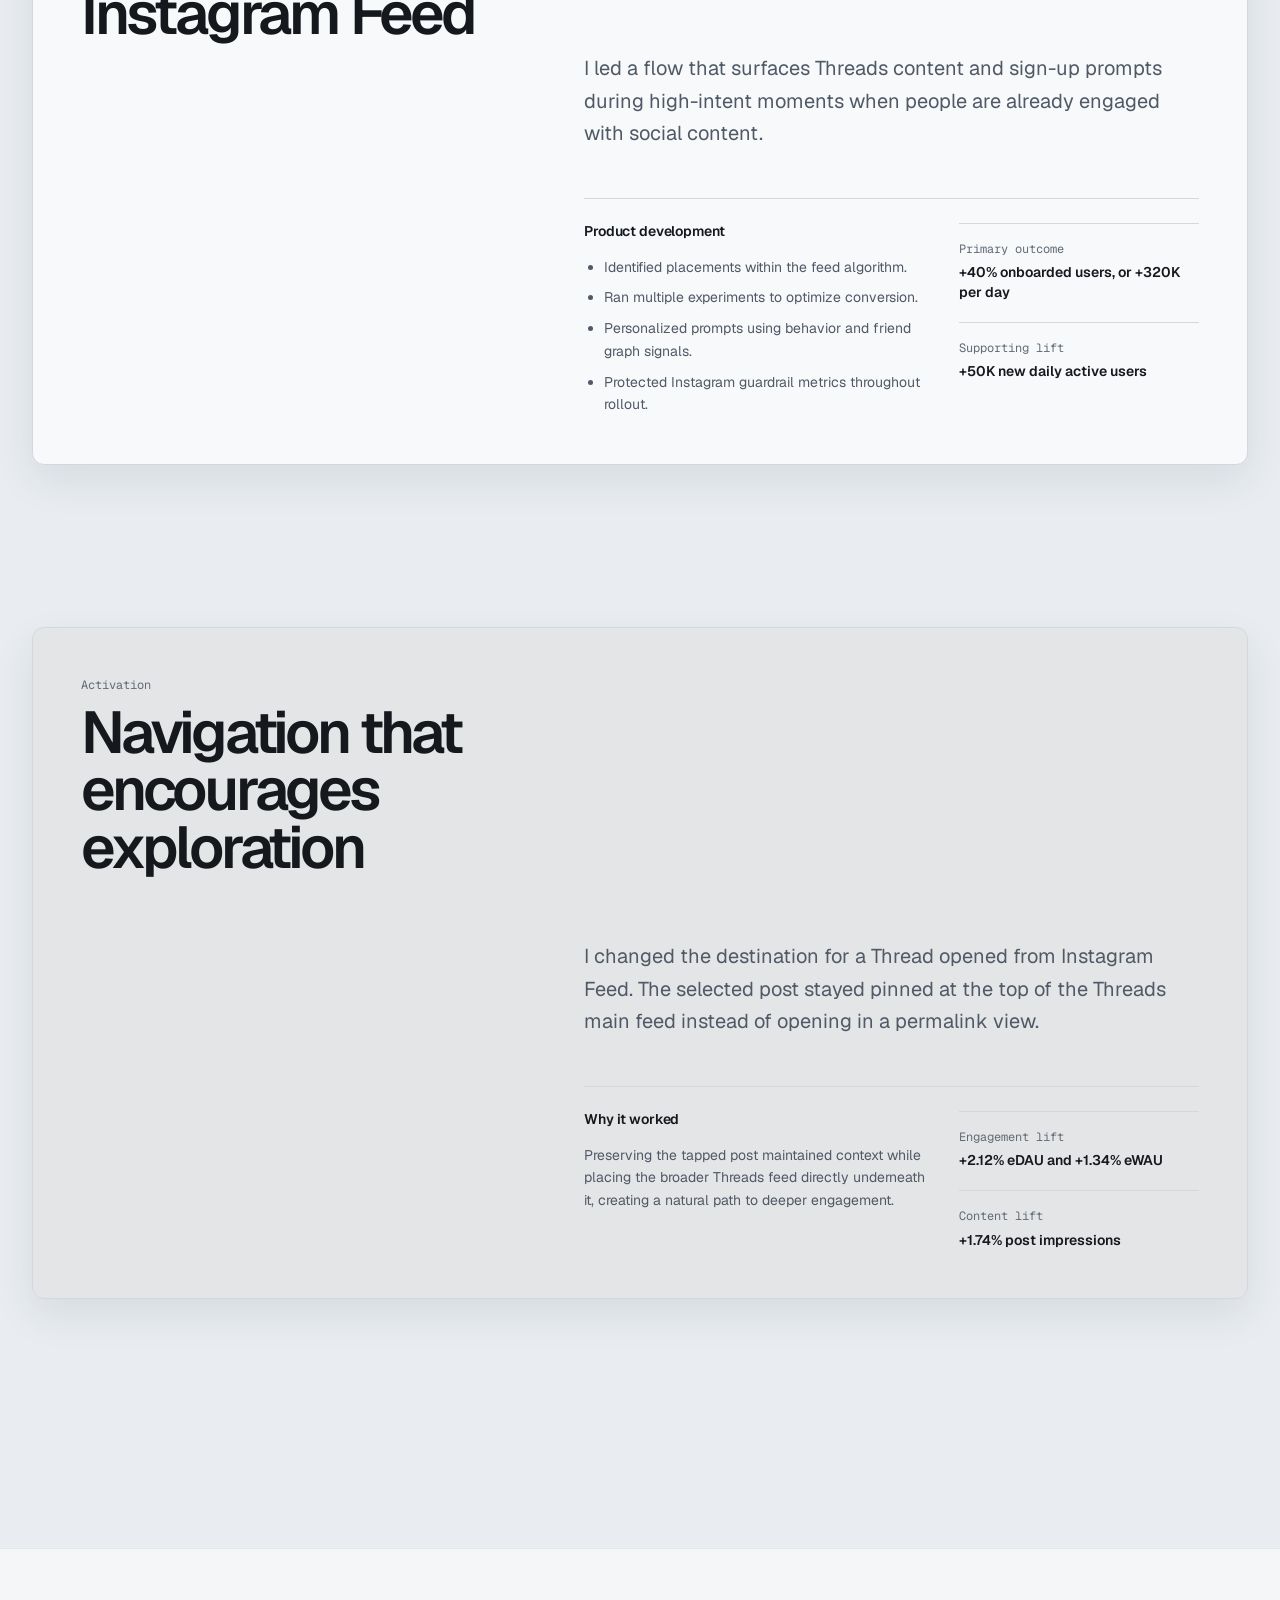
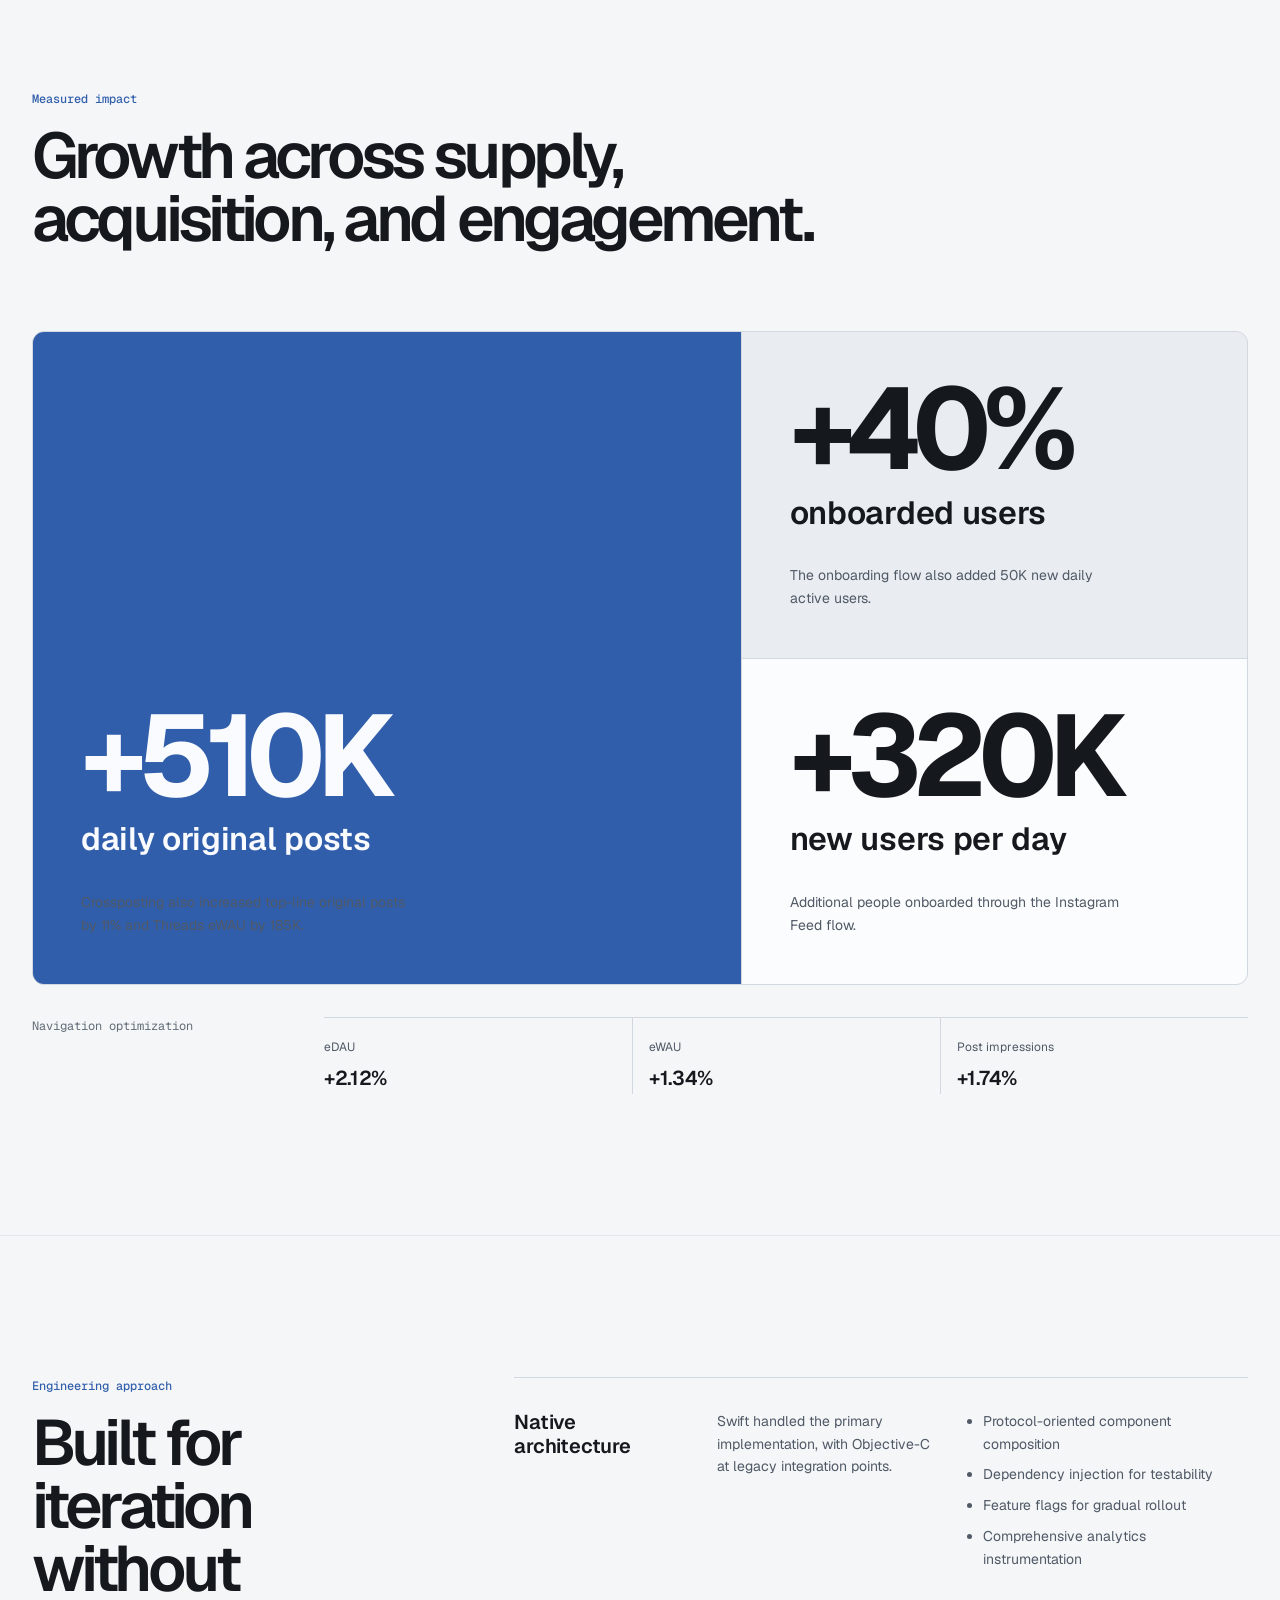
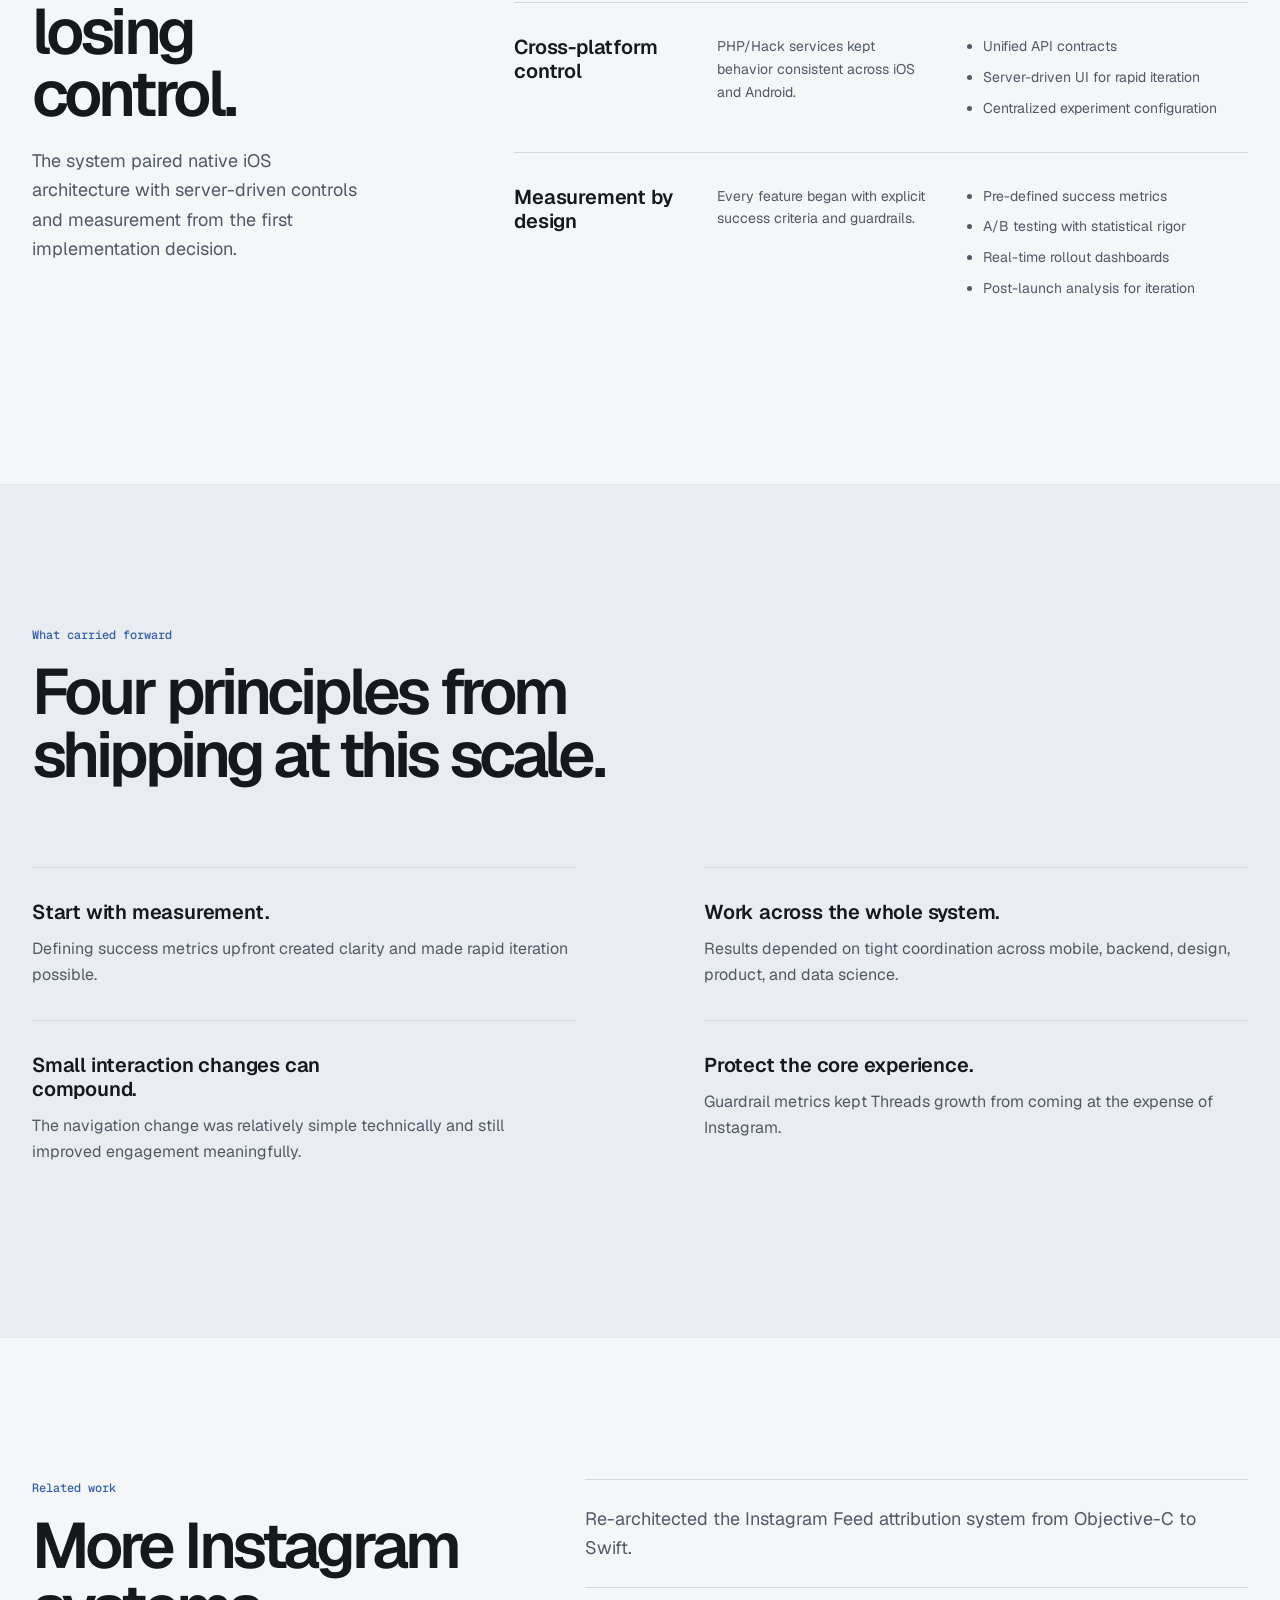
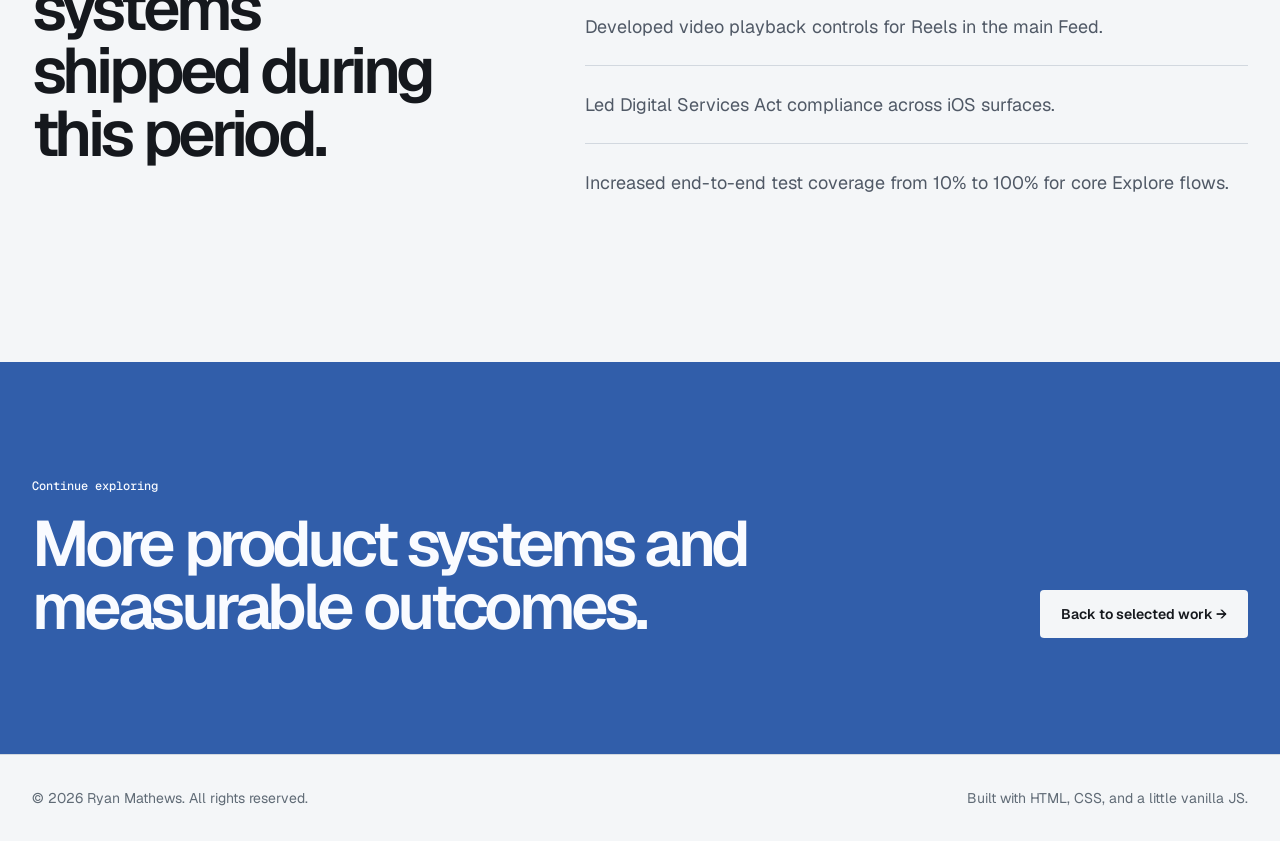
<file: writeups/project-1.html>
<!DOCTYPE html>
<html lang="en">
<head>
  <meta charset="UTF-8">
  <meta name="viewport" content="width=device-width, initial-scale=1.0">

  <title>Threads Product Growth at Meta | Case Study | Ryan Mathews</title>
  <meta name="description" content="Case study on driving user growth through Instagram-to-Threads integration, achieving +510K daily posts and +40% onboarding improvement.">
  <meta name="author" content="Ryan Mathews">

  <link rel="canonical" href="https://ryanmathews.dev/writeups/project-1.html">

  <meta property="og:type" content="article">
  <meta property="og:title" content="Threads Product Growth at Meta | Case Study">
  <meta property="og:description" content="Driving user growth through Instagram-to-Threads integration at Meta.">
  <meta property="og:url" content="https://ryanmathews.dev/writeups/project-1.html">
  <meta property="og:site_name" content="Ryan Mathews">
  <meta property="og:image" content="https://ryanmathews.dev/assets/threads-desktop-social.png">
  <meta property="og:image:type" content="image/png">
  <meta property="og:image:width" content="1200">
  <meta property="og:image:height" content="630">
  <meta property="og:image:alt" content="Threads product growth at Meta: 510K more daily original posts and 320K more users onboarded per day">
  <meta property="article:published_time" content="2026-03-04">
  <meta property="article:modified_time" content="2026-11-14">

  <meta name="twitter:card" content="summary_large_image">
  <meta name="twitter:title" content="Threads Product Growth at Meta | Case Study">
  <meta name="twitter:description" content="Driving user growth through Instagram-to-Threads integration at Meta.">
  <meta name="twitter:image" content="https://ryanmathews.dev/assets/threads-desktop-social.png">
  <meta name="twitter:image:alt" content="Threads product growth at Meta: 510K more daily original posts and 320K more users onboarded per day">

  <meta name="theme-color" content="#f4f6f8" media="(prefers-color-scheme: light)">
  <meta name="theme-color" content="#0b0e12" media="(prefers-color-scheme: dark)">

  <link rel="icon" type="image/svg+xml" href="../assets/favicon.svg">
  <link rel="preload" as="font" href="../assets/fonts/Geist-Variable.woff2" type="font/woff2" crossorigin>
  <script src="../desktop-theme.js?v=1"></script>
  <link rel="stylesheet" href="../styles.css?v=5.1.0">
  <link rel="stylesheet" href="../desktop.css?v=5">
  <link rel="stylesheet" href="../desktop-documents.css?v=1">

  <script type="application/ld+json">
  {
    "@context": "https://schema.org",
    "@type": "Article",
    "headline": "Threads Product Growth at Meta",
    "description": "Case study on driving user growth through Instagram-to-Threads integration, achieving +510K daily posts and +40% onboarding improvement.",
    "url": "https://ryanmathews.dev/writeups/project-1.html",
    "image": "https://ryanmathews.dev/assets/threads-desktop-social.png",
    "datePublished": "2026-03-04",
    "dateModified": "2026-11-14",
    "author": {
      "@type": "Person",
      "name": "Ryan Mathews",
      "url": "https://ryanmathews.dev/"
    }
  }
  </script>
</head>
<body class="case-study-page">
  <script src="../desktop-documents.js?v=1"></script>
  <a href="#main" class="skip-link">Skip to main content</a>

  <header class="site-header">
    <nav class="nav-container" aria-label="Main navigation">
      <a class="nav-brand" href="../index.html" aria-label="Ryan Mathews, back to homepage">RM</a>
      <div class="nav-actions">
        <ul class="nav-list">
          <li><a href="../index.html">Home</a></li>
          <li><a href="../index.html#projects" aria-current="location">Projects</a></li>
          <li><a href="../index.html#experience">Experience</a></li>
          <li><a href="../index.html#contact">Contact</a></li>
        </ul>
        <button
          id="theme-toggle"
          class="theme-toggle"
          aria-label="Toggle dark mode"
          title="Toggle dark mode"
        >
          <svg class="theme-icon-light" aria-hidden="true" xmlns="http://www.w3.org/2000/svg" width="18" height="18" viewBox="0 0 24 24" fill="none" stroke="currentColor" stroke-width="2" stroke-linecap="round" stroke-linejoin="round">
            <circle cx="12" cy="12" r="5"></circle>
            <line x1="12" y1="1" x2="12" y2="3"></line>
            <line x1="12" y1="21" x2="12" y2="23"></line>
            <line x1="4.22" y1="4.22" x2="5.64" y2="5.64"></line>
            <line x1="18.36" y1="18.36" x2="19.78" y2="19.78"></line>
            <line x1="1" y1="12" x2="3" y2="12"></line>
            <line x1="21" y1="12" x2="23" y2="12"></line>
            <line x1="4.22" y1="19.78" x2="5.64" y2="18.36"></line>
            <line x1="18.36" y1="5.64" x2="19.78" y2="4.22"></line>
          </svg>
          <svg class="theme-icon-dark" aria-hidden="true" xmlns="http://www.w3.org/2000/svg" width="18" height="18" viewBox="0 0 24 24" fill="none" stroke="currentColor" stroke-width="2" stroke-linecap="round" stroke-linejoin="round">
            <path d="M21 12.79A9 9 0 1 1 11.21 3 7 7 0 0 0 21 12.79z"></path>
          </svg>
        </button>
      </div>
    </nav>
    <span class="reading-progress" aria-hidden="true"></span>
  </header>

  <header class="desktop-document-header desktop-window" hidden>
    <div class="desktop-titlebar">
      <span><span class="desktop-icon icon-document" aria-hidden="true"></span>Threads case study</span>
    </div>
    <nav class="desktop-document-toolbar" aria-label="Case study view">
      <a class="desktop-button" href="/?view=desktop#projects">Desktop Projects</a>
      <a class="desktop-button" href="./project-1.html" data-document-view="reading">Read as a page</a>
    </nav>
  </header>

  <main id="main" tabindex="-1">
    <header class="case-study-hero">
      <div class="container case-study-hero-inner">
        <nav class="case-study-view-links" aria-label="Case study navigation">
          <a href="../index.html#projects" class="case-study-back-link">&larr; Selected work</a>
          <a href="?view=desktop" class="case-study-back-link" data-document-view="desktop" hidden>Desktop view</a>
        </nav>
        <h1>
          Threads product growth at
          <span class="case-study-brand-word">
            <img src="../assets/meta-logo.svg" width="48" height="48" alt="">
            Meta
          </span>
        </h1>
        <p class="case-study-dek">
          Three Instagram integrations increased Threads acquisition, engagement, and original content at global scale.
        </p>

        <dl class="case-study-facts">
          <div>
            <dt>Role</dt>
            <dd>Software Engineer</dd>
          </div>
          <div>
            <dt>Team</dt>
            <dd>Instagram Feed</dd>
          </div>
          <div>
            <dt>Window</dt>
            <dd>2023 to 2025</dd>
          </div>
          <div>
            <dt>Focus</dt>
            <dd>Product growth</dd>
          </div>
        </dl>
      </div>
    </header>

    <section class="case-study-tech" aria-labelledby="case-study-tech-heading">
      <div class="container">
        <h2 class="sr-only" id="case-study-tech-heading">Core technologies</h2>
        <div class="stack-marquee case-study-marquee" tabindex="0" role="group" aria-labelledby="case-study-tech-heading">
          <div class="stack-marquee-track">
            <ul class="stack-marquee-group">
              <li>Swift</li>
              <li>Objective-C</li>
              <li>PHP/Hack</li>
              <li>iOS</li>
              <li>A/B testing</li>
            </ul>
            <ul class="stack-marquee-group" aria-hidden="true">
              <li>Swift</li>
              <li>Objective-C</li>
              <li>PHP/Hack</li>
              <li>iOS</li>
              <li>A/B testing</li>
            </ul>
          </div>
        </div>
      </div>
    </section>

    <nav class="desktop-document-contents" aria-label="Case study contents" hidden>
      <ul>
        <li><a href="#overview">Overview</a></li>
        <li><a href="#strategy">Strategy</a></li>
        <li><a href="#impact">Impact</a></li>
        <li><a href="#engineering">Engineering</a></li>
        <li><a href="#lessons">Lessons</a></li>
        <li><a href="#related-work">Related work</a></li>
      </ul>
    </nav>

    <article class="case-study-article">
      <section class="case-study-section" id="overview">
        <div class="container case-study-overview-grid">
          <div class="case-study-overview-copy">
            <p class="case-study-kicker">The growth brief</p>
            <h2>Use Instagram's scale without weakening its experience.</h2>
            <p>
              As a Software Engineer on the Instagram Feed team, I led product development,
              engineering execution, and data analysis for multiple integrations between Instagram
              and Threads. The work targeted user acquisition, engagement, and content creation.
            </p>
            <p>
              Threads launched in July 2023 and needed to rapidly grow its user base and content
              volume. Instagram created a powerful distribution path, but only if every integration
              remained useful to Instagram users and measurable at global scale.
            </p>
          </div>

          <aside class="case-study-constraints" aria-labelledby="constraints-heading">
            <h3 id="constraints-heading">Four constraints shaped every decision.</h3>
            <dl>
              <div>
                <dt>User experience</dt>
                <dd>Changes could not feel intrusive or damage Instagram engagement.</dd>
              </div>
              <div>
                <dt>Technical complexity</dt>
                <dd>Two apps with different architectures needed seamless integration.</dd>
              </div>
              <div>
                <dt>Measurement</dt>
                <dd>Robust experiments had to validate impact without risking regressions.</dd>
              </div>
              <div>
                <dt>Scale</dt>
                <dd>Every solution had to support billions of daily Instagram interactions.</dd>
              </div>
            </dl>
          </aside>
        </div>
      </section>

      <section class="case-study-section case-study-strategy" id="strategy">
        <div class="container">
          <header class="case-study-section-heading">
            <p class="case-study-kicker">The strategy</p>
            <h2>Three interventions, one growth loop.</h2>
            <p>
              Each intervention reduced a different source of friction between discovering Threads,
              joining it, and contributing original content.
            </p>
          </header>

          <div class="case-study-initiative-stack">
            <article class="case-study-initiative case-study-initiative-crosspost">
              <div class="case-study-initiative-title">
                <p>Content supply</p>
                <h3>Crossposting from Instagram Feed</h3>
              </div>
              <div class="case-study-initiative-copy">
                <p class="case-study-initiative-summary">
                  I developed and launched a composer flow that lets people share content to Instagram
                  and Threads at the same time, lowering the cost of contributing to Threads.
                </p>
                <div class="case-study-initiative-details">
                  <div>
                    <h4>Engineering work</h4>
                    <ul>
                      <li>Added new UI affordances to the Instagram post composer.</li>
                      <li>Coordinated Instagram and Threads posting pipelines.</li>
                      <li>Handled failed posts, partial failures, and format differences.</li>
                      <li>Instrumented cross-platform content performance.</li>
                    </ul>
                  </div>
                  <dl>
                    <div>
                      <dt>Primary outcome</dt>
                      <dd>+510K daily original posts</dd>
                    </div>
                    <div>
                      <dt>Supporting lift</dt>
                      <dd>+11% top-line original posts and +185K eWAU</dd>
                    </div>
                  </dl>
                </div>
              </div>
            </article>

            <article class="case-study-initiative case-study-initiative-onboarding">
              <div class="case-study-initiative-title">
                <p>User acquisition</p>
                <h3>Onboarding inside Instagram Feed</h3>
              </div>
              <div class="case-study-initiative-copy">
                <p class="case-study-initiative-summary">
                  I led a flow that surfaces Threads content and sign-up prompts during high-intent
                  moments when people are already engaged with social content.
                </p>
                <div class="case-study-initiative-details">
                  <div>
                    <h4>Product development</h4>
                    <ul>
                      <li>Identified placements within the feed algorithm.</li>
                      <li>Ran multiple experiments to optimize conversion.</li>
                      <li>Personalized prompts using behavior and friend graph signals.</li>
                      <li>Protected Instagram guardrail metrics throughout rollout.</li>
                    </ul>
                  </div>
                  <dl>
                    <div>
                      <dt>Primary outcome</dt>
                      <dd>+40% onboarded users, or +320K per day</dd>
                    </div>
                    <div>
                      <dt>Supporting lift</dt>
                      <dd>+50K new daily active users</dd>
                    </div>
                  </dl>
                </div>
              </div>
            </article>

            <article class="case-study-initiative case-study-initiative-navigation">
              <div class="case-study-initiative-title">
                <p>Activation</p>
                <h3>Navigation that encourages exploration</h3>
              </div>
              <div class="case-study-initiative-copy">
                <p class="case-study-initiative-summary">
                  I changed the destination for a Thread opened from Instagram Feed. The selected post
                  stayed pinned at the top of the Threads main feed instead of opening in a permalink view.
                </p>
                <div class="case-study-initiative-details">
                  <div>
                    <h4>Why it worked</h4>
                    <p>
                      Preserving the tapped post maintained context while placing the broader Threads
                      feed directly underneath it, creating a natural path to deeper engagement.
                    </p>
                  </div>
                  <dl>
                    <div>
                      <dt>Engagement lift</dt>
                      <dd>+2.12% eDAU and +1.34% eWAU</dd>
                    </div>
                    <div>
                      <dt>Content lift</dt>
                      <dd>+1.74% post impressions</dd>
                    </div>
                  </dl>
                </div>
              </div>
            </article>
          </div>
        </div>
      </section>

      <section class="case-study-section case-study-impact" id="impact">
        <div class="container">
          <header class="case-study-section-heading">
            <p class="case-study-kicker">Measured impact</p>
            <h2>Growth across supply, acquisition, and engagement.</h2>
          </header>

          <div class="case-study-impact-grid">
            <article class="case-study-impact-primary">
              <p class="case-study-impact-value">+510K</p>
              <h3>daily original posts</h3>
              <p>Crossposting also increased top-line original posts by 11% and Threads eWAU by 185K.</p>
            </article>
            <article class="case-study-impact-secondary">
              <p class="case-study-impact-value">+40%</p>
              <h3>onboarded users</h3>
              <p>The onboarding flow also added 50K new daily active users.</p>
            </article>
            <article class="case-study-impact-tertiary">
              <p class="case-study-impact-value">+320K</p>
              <h3>new users per day</h3>
              <p>Additional people onboarded through the Instagram Feed flow.</p>
            </article>
          </div>

          <div class="case-study-navigation-result">
            <p>Navigation optimization</p>
            <dl>
              <div><dt>eDAU</dt><dd>+2.12%</dd></div>
              <div><dt>eWAU</dt><dd>+1.34%</dd></div>
              <div><dt>Post impressions</dt><dd>+1.74%</dd></div>
            </dl>
          </div>
        </div>
      </section>

      <section class="case-study-section" id="engineering">
        <div class="container case-study-engineering-grid">
          <header class="case-study-section-heading">
            <p class="case-study-kicker">Engineering approach</p>
            <h2>Built for iteration without losing control.</h2>
            <p>
              The system paired native iOS architecture with server-driven controls and measurement
              from the first implementation decision.
            </p>
          </header>

          <div class="case-study-engineering-ledger">
            <article>
              <h3>Native architecture</h3>
              <p>Swift handled the primary implementation, with Objective-C at legacy integration points.</p>
              <ul>
                <li>Protocol-oriented component composition</li>
                <li>Dependency injection for testability</li>
                <li>Feature flags for gradual rollout</li>
                <li>Comprehensive analytics instrumentation</li>
              </ul>
            </article>
            <article>
              <h3>Cross-platform control</h3>
              <p>PHP/Hack services kept behavior consistent across iOS and Android.</p>
              <ul>
                <li>Unified API contracts</li>
                <li>Server-driven UI for rapid iteration</li>
                <li>Centralized experiment configuration</li>
              </ul>
            </article>
            <article>
              <h3>Measurement by design</h3>
              <p>Every feature began with explicit success criteria and guardrails.</p>
              <ul>
                <li>Pre-defined success metrics</li>
                <li>A/B testing with statistical rigor</li>
                <li>Real-time rollout dashboards</li>
                <li>Post-launch analysis for iteration</li>
              </ul>
            </article>
          </div>
        </div>
      </section>

      <section class="case-study-section case-study-lessons" id="lessons">
        <div class="container">
          <header class="case-study-section-heading">
            <p class="case-study-kicker">What carried forward</p>
            <h2>Four principles from shipping at this scale.</h2>
          </header>
          <div class="case-study-lessons-list">
            <article>
              <h3>Start with measurement.</h3>
              <p>Defining success metrics upfront created clarity and made rapid iteration possible.</p>
            </article>
            <article>
              <h3>Work across the whole system.</h3>
              <p>Results depended on tight coordination across mobile, backend, design, product, and data science.</p>
            </article>
            <article>
              <h3>Small interaction changes can compound.</h3>
              <p>The navigation change was relatively simple technically and still improved engagement meaningfully.</p>
            </article>
            <article>
              <h3>Protect the core experience.</h3>
              <p>Guardrail metrics kept Threads growth from coming at the expense of Instagram.</p>
            </article>
          </div>
        </div>
      </section>

      <section class="case-study-section case-study-related" id="related-work">
        <div class="container case-study-related-grid">
          <header class="case-study-section-heading">
            <p class="case-study-kicker">Related work</p>
            <h2>More Instagram systems shipped during this period.</h2>
          </header>
          <ul>
            <li>Re-architected the Instagram Feed attribution system from Objective-C to Swift.</li>
            <li>Developed video playback controls for Reels in the main Feed.</li>
            <li>Led Digital Services Act compliance across iOS surfaces.</li>
            <li>Increased end-to-end test coverage from 10% to 100% for core Explore flows.</li>
          </ul>
        </div>
      </section>

      <section class="case-study-next">
        <div class="container">
          <div>
            <p class="case-study-kicker">Continue exploring</p>
            <h2>More product systems and measurable outcomes.</h2>
          </div>
          <a href="../index.html#projects" class="btn btn-primary case-study-reading-return">Back to selected work &rarr;</a>
          <a href="/?view=desktop#projects" class="desktop-button case-study-desktop-return" hidden>Desktop Projects</a>
        </div>
      </section>
    </article>
  </main>

  <footer class="site-footer">
    <div class="container">
      <p>&copy; <span id="current-year">2024</span> Ryan Mathews. All rights reserved.</p>
      <p class="footer-note">Built with HTML, CSS, and a little vanilla JS.</p>
    </div>
  </footer>

  <script defer src="../script.js?v=5.0.3"
    data-gsap-src="../assets/vendor/gsap/gsap.min.js?v=3.15.0"
    data-scroll-trigger-src="../assets/vendor/gsap/ScrollTrigger.min.js?v=3.15.0"></script>
</body>
</html>
</file>
<file: styles.css>
/* ==========================================================================
   Ryan Mathews Portfolio
   Technical-editorial design system, mobile first and theme aware
   ========================================================================== */

@font-face {
  font-family: Geist;
  src: url("./assets/fonts/Geist-Variable.woff2") format("woff2");
  font-style: normal;
  font-weight: 100 900;
  font-display: swap;
}

@font-face {
  font-family: "Geist Mono";
  src: url("./assets/fonts/GeistMono-Variable.woff2") format("woff2");
  font-style: normal;
  font-weight: 100 900;
  font-display: swap;
}

/* --------------------------------------------------------------------------
   CSS Custom Properties (Design Tokens)
   -------------------------------------------------------------------------- */

:root {
  color-scheme: light dark;

  /* One cool-neutral palette and one retained brand accent. */
  --color-bg: light-dark(#f4f6f8, #0b0e12);
  --color-bg-alt: light-dark(#e9edf1, #11161c);
  --color-bg-elevated: light-dark(#fbfcfd, #171d24);
  --color-text: light-dark(#15181d, #f0f2f4);
  --color-text-muted: light-dark(#505966, #a9b1bc);
  --color-text-light: light-dark(#606b76, #838d99);
  --color-primary: light-dark(#315eaa, #8db4f8);
  --color-primary-hover: light-dark(#244a88, #b5cdf9);
  --color-on-primary: light-dark(#f9fbff, #101722);
  --color-primary-light: light-dark(#e4eaf4, #172238);
  --color-primary-muted: light-dark(rgb(49 94 170 / 10%), rgb(141 180 248 / 12%));
  --color-accent: var(--color-primary);
  --color-accent-muted: var(--color-primary-muted);
  --color-border: light-dark(#d2d8df, #2a323c);
  --color-border-light: light-dark(#e3e7ec, #202730);
  --color-border-hover: light-dark(#aeb7c2, #46515f);
  --color-card-bg: var(--color-bg-elevated);
  --color-card-shadow: light-dark(rgb(31 42 55 / 5%), rgb(0 0 0 / 18%));
  --color-card-shadow-hover: light-dark(rgb(31 42 55 / 9%), rgb(0 0 0 / 28%));
  --color-status: light-dark(#287a4a, #74cd96);
  --color-focus-ring: var(--color-primary);
  --color-backdrop: light-dark(rgb(244 246 248 / 94%), rgb(11 14 18 / 94%));
  --color-hero-glow: transparent;
  --gradient-brand: var(--color-primary);
  --gradient-brand-hover: var(--color-primary-hover);
  --shadow-brand-sm: none;
  --shadow-brand: none;
  --shadow-brand-hover: none;

  /* Typography */
  --font-family: geist, -apple-system, blinkmacsystemfont, "Segoe UI", sans-serif;
  --font-family-mono: "Geist Mono", "SFMono-Regular", consolas, monospace;

  /* Fluid Type Scale using clamp() */
  --text-xs: clamp(0.7rem, 0.65rem + 0.25vw, 0.75rem);
  --text-sm: clamp(0.8rem, 0.75rem + 0.25vw, 0.875rem);
  --text-base: clamp(0.9rem, 0.85rem + 0.25vw, 1rem);
  --text-lg: clamp(1rem, 0.9rem + 0.5vw, 1.125rem);
  --text-xl: clamp(1.1rem, 1rem + 0.5vw, 1.25rem);
  --text-2xl: clamp(1.25rem, 1.1rem + 0.75vw, 1.5rem);
  --text-3xl: clamp(1.5rem, 1.25rem + 1.25vw, 2rem);
  --text-4xl: clamp(1.875rem, 1.5rem + 1.875vw, 2.75rem);
  --text-5xl: clamp(2.75rem, 2rem + 3vw, 4.5rem);
  --text-display: clamp(3.75rem, 7.5vw, 7.5rem);

  /* Line Heights */
  --leading-none: 1;
  --leading-tight: 1.2;
  --leading-snug: 1.375;
  --leading-normal: 1.5;
  --leading-relaxed: 1.625;
  --leading-loose: 1.75;

  /* Font Weights */
  --font-normal: 400;
  --font-medium: 500;
  --font-semibold: 600;
  --font-bold: 700;

  /* Spacing Scale */
  --space-0: 0;
  --space-1: 0.25rem;
  --space-2: 0.5rem;
  --space-3: 0.75rem;
  --space-4: 1rem;
  --space-5: 1.25rem;
  --space-6: 1.5rem;
  --space-8: 2rem;
  --space-10: 2.5rem;
  --space-12: 3rem;
  --space-16: 4rem;
  --space-20: 5rem;
  --space-24: 6rem;

  /* Layout */
  --max-width: 80rem;
  --max-width-prose: 48rem;
  --nav-height: 4.5rem;
  --border-radius-sm: 0.25rem;
  --border-radius: 0.375rem;
  --border-radius-lg: 0.5rem;
  --border-radius-xl: 0.75rem;
  --border-radius-full: 9999px;

  /* Transitions */
  --ease-out: cubic-bezier(0.25, 0.46, 0.45, 0.94);
  --ease-in-out: cubic-bezier(0.645, 0.045, 0.355, 1);
  --transition-fast: 150ms var(--ease-out);
  --transition-normal: 200ms var(--ease-out);
  --transition-slow: 300ms var(--ease-out);
  --reveal-delay: 0ms;

  /* Shadows */
  --shadow-sm: 0 1px 2px var(--color-card-shadow);
  --shadow: 0 8px 24px var(--color-card-shadow);
  --shadow-md: 0 16px 40px var(--color-card-shadow-hover);
  --shadow-lg: 0 28px 72px var(--color-card-shadow-hover);
}

[data-theme="dark"] {
  color-scheme: only dark;
}

[data-theme="light"] {
  color-scheme: only light;
}

/* --------------------------------------------------------------------------
   Reset & Base Styles
   -------------------------------------------------------------------------- */

*,
*::before,
*::after {
  box-sizing: border-box;
}

* {
  margin: 0;
  padding: 0;
}

html {
  scroll-behavior: smooth;
  scroll-padding-top: calc(var(--nav-height) + var(--space-6));
  text-size-adjust: 100%;
  -webkit-text-size-adjust: 100%;
}

body {
  font-family: var(--font-family);
  font-size: var(--text-base);
  line-height: var(--leading-relaxed);
  color: var(--color-text);
  background-color: var(--color-bg);
  -webkit-font-smoothing: antialiased;
  -moz-osx-font-smoothing: grayscale;
  font-feature-settings: "kern" 1, "liga" 1;
}

img,
svg {
  display: block;
  max-width: 100%;
  height: auto;
}

/* --------------------------------------------------------------------------
   Typography
   -------------------------------------------------------------------------- */

h1, h2, h3, h4, h5, h6 {
  line-height: var(--leading-tight);
  font-weight: var(--font-semibold);
  color: var(--color-text);
  letter-spacing: -0.01em;
}

h1 {
  font-size: var(--text-4xl);
  font-weight: var(--font-bold);
  letter-spacing: -0.02em;
}

h2 {
  font-size: var(--text-2xl);
  margin-bottom: var(--space-6);
}

h3 {
  font-size: var(--text-lg);
  margin-bottom: var(--space-2);
}

p {
  margin-bottom: var(--space-4);
}

p:last-child {
  margin-bottom: 0;
}

a {
  color: var(--color-primary);
  text-decoration: none;
  transition: color var(--transition-fast);
}

a:hover {
  color: var(--color-primary-hover);
}

strong {
  font-weight: var(--font-semibold);
  color: var(--color-text);
}

/* --------------------------------------------------------------------------
   Focus States (Accessibility)
   -------------------------------------------------------------------------- */

:focus {
  outline: 2px solid var(--color-focus-ring);
  outline-offset: 2px;
}

:focus:not(:focus-visible) {
  outline: none;
}

:focus-visible {
  outline: 2px solid var(--color-focus-ring);
  outline-offset: 2px;
}

/* Target highlighting for anchor links */
:target {
  scroll-margin-top: calc(var(--nav-height) + var(--space-8));
}

/* --------------------------------------------------------------------------
   Skip Link (Accessibility)
   -------------------------------------------------------------------------- */

.skip-link {
  position: absolute;
  top: -100%;
  left: var(--space-4);
  padding: var(--space-2) var(--space-4);
  background-color: var(--color-primary);
  color: #ffffff;
  font-size: var(--text-sm);
  font-weight: var(--font-medium);
  border-radius: var(--border-radius);
  z-index: 1000;
  transition: top var(--transition-fast);
}

.skip-link:focus {
  top: var(--space-4);
  color: #ffffff;
}

/* --------------------------------------------------------------------------
   Layout
   -------------------------------------------------------------------------- */

.container {
  width: 100%;
  max-width: var(--max-width);
  margin: 0 auto;
  padding: 0 var(--space-5);
}

@media (min-width: 640px) {
  .container {
    padding: 0 var(--space-8);
  }
}

.section {
  padding: var(--space-16) 0;
}

@media (min-width: 768px) {
  .section {
    padding: var(--space-20) 0;
  }
}

@media (min-width: 1024px) {
  .section {
    padding: var(--space-24) 0;
  }
}

.section-alt {
  background-color: var(--color-bg-alt);
}

.section-header {
  max-width: 44rem;
  margin-bottom: var(--space-8);
}

.section-header h2 {
  margin-bottom: var(--space-3);
}

.section-intro {
  color: var(--color-text-muted);
  font-size: var(--text-lg);
  line-height: var(--leading-relaxed);
  margin-bottom: 0;
}

/* --------------------------------------------------------------------------
   Header & Navigation
   -------------------------------------------------------------------------- */

.site-header {
  position: sticky;
  top: 0;
  height: var(--nav-height);
  background-color: var(--color-backdrop);
  backdrop-filter: blur(16px);
  -webkit-backdrop-filter: blur(16px);
  border-bottom: 1px solid var(--color-border);
  z-index: 100;
}

.reading-progress {
  position: absolute;
  right: 0;
  bottom: -1px;
  left: 0;
  height: 2px;
  background-color: var(--color-primary);
  transform: scaleX(0);
  transform-origin: left center;
  pointer-events: none;
}

.nav-container {
  height: 100%;
  max-width: var(--max-width);
  margin: 0 auto;
  padding: 0 var(--space-5);
  display: flex;
  justify-content: space-between;
  align-items: center;
  gap: var(--space-4);
}

@media (min-width: 640px) {
  .nav-container {
    padding: 0 var(--space-8);
  }
}

.nav-list {
  display: flex;
  align-items: center;
  gap: var(--space-4);
  list-style: none;
}

@media (min-width: 640px) {
  .nav-list {
    gap: var(--space-6);
  }
}

.nav-list a {
  display: block;
  padding: var(--space-2) 0;
  font-size: var(--text-sm);
  font-weight: var(--font-medium);
  color: var(--color-text-muted);
  transition: color var(--transition-fast);
}

.nav-list a:hover {
  color: var(--color-text);
}

/* Theme Toggle Button */
.theme-toggle {
  display: flex;
  align-items: center;
  justify-content: center;
  width: 2.25rem;
  height: 2.25rem;
  padding: 0;
  background: transparent;
  border: 1px solid var(--color-border);
  border-radius: var(--border-radius-sm);
  cursor: pointer;
  color: var(--color-text-muted);
  transition: border-color var(--transition-fast), color var(--transition-fast), transform var(--transition-fast);
}

.theme-toggle:hover {
  border-color: var(--color-border-hover);
  color: var(--color-text);
}

.theme-toggle:active {
  transform: translateY(1px);
}

.theme-toggle svg {
  width: 1.125rem;
  height: 1.125rem;
}

.theme-icon-dark {
  display: none;
}

[data-theme="dark"] .theme-icon-light,
:root:not([data-theme="light"]) .theme-icon-light {
  display: none;
}

[data-theme="dark"] .theme-icon-dark {
  display: flex;
}

@media (prefers-color-scheme: dark) {
  :root:not([data-theme="light"]) .theme-icon-dark {
    display: flex;
  }
}

@media (prefers-color-scheme: light) {
  :root:not([data-theme="dark"]) .theme-icon-dark {
    display: none;
  }
  :root:not([data-theme="dark"]) .theme-icon-light {
    display: flex;
  }
}

/* --------------------------------------------------------------------------
   Hero Section
   -------------------------------------------------------------------------- */

.hero {
  min-height: calc(100dvh - var(--nav-height));
  padding: var(--space-10) 0 var(--space-12);
  display: flex;
  align-items: center;
  border-bottom: 1px solid var(--color-border);
}

.hero-layout {
  display: grid;
  gap: var(--space-10);
  align-items: center;
}

.hero-content {
  max-width: 46rem;
}

.hero h1 {
  max-width: 100%;
  margin-bottom: var(--space-5);
  font-size: var(--text-display);
  font-weight: var(--font-semibold);
  letter-spacing: -0.075em;
  line-height: 0.9;
}

.hero-title {
  max-width: 33ch;
  margin-bottom: var(--space-8);
  color: var(--color-text);
  font-size: clamp(1.25rem, 1rem + 1.1vw, 1.8rem);
  font-weight: var(--font-medium);
  line-height: 1.22;
  letter-spacing: -0.035em;
  text-wrap: balance;
}

.hero-links {
  display: flex;
  flex-wrap: wrap;
  gap: var(--space-3);
}

.hero-visual {
  width: min(100%, 24rem);
  margin-left: auto;
}

.hero-visual picture {
  display: block;
  overflow: hidden;
  aspect-ratio: 4 / 5;
  border-radius: var(--border-radius);
  background-color: var(--color-bg-alt);
}

.hero-headshot {
  width: 100%;
  height: 100%;
  display: block;
  object-fit: cover;
  object-position: center 24%;
  filter: saturate(0.82) contrast(1.04);
  transition: transform 700ms var(--ease-out), filter 700ms var(--ease-out);
}

.hero-meta {
  display: grid;
  gap: var(--space-1);
  padding-top: var(--space-4);
  border-top: 1px solid var(--color-border);
  color: var(--color-text-light);
  font-family: var(--font-family-mono);
  font-size: var(--text-xs);
  line-height: var(--leading-normal);
}

.hero-meta span:first-child {
  color: var(--color-text);
}

.hero-context {
  max-width: 67ch;
  margin-top: var(--space-10);
  padding-top: var(--space-5);
  border-top: 1px solid var(--color-border);
  color: var(--color-text-muted);
  font-size: var(--text-base);
  line-height: var(--leading-relaxed);
  text-wrap: pretty;
}

@media (hover: hover) and (prefers-reduced-motion: no-preference) {
  .hero-visual:hover .hero-headshot {
    transform: scale(1.025);
    filter: saturate(0.95) contrast(1.02);
  }
}

@media (min-width: 768px) {
  .hero {
    padding: var(--space-16) 0;
  }

  .hero-layout {
    grid-template-columns: minmax(0, 1.3fr) minmax(17rem, 0.7fr);
    gap: clamp(3rem, 8vw, 8rem);
  }

  .hero-context {
    margin-top: var(--space-12);
  }
}

/* --------------------------------------------------------------------------
   Buttons
   -------------------------------------------------------------------------- */

.btn {
  display: inline-flex;
  align-items: center;
  justify-content: center;
  gap: var(--space-2);
  padding: var(--space-2) var(--space-4);
  font-size: var(--text-sm);
  font-weight: var(--font-medium);
  text-decoration: none;
  border-radius: var(--border-radius-sm);
  border: 1px solid transparent;
  cursor: pointer;
  transition:
    background-color var(--transition-fast),
    border-color var(--transition-fast),
    color var(--transition-fast),
    box-shadow var(--transition-fast),
    transform var(--transition-fast);
}

.btn:hover {
  text-decoration: none;
  transform: translateY(-1px);
}

.btn:active {
  transform: translateY(0);
}

.btn-primary {
  background-color: var(--color-primary);
  color: var(--color-on-primary);
  box-shadow: none;
}

.btn-primary:hover {
  background-color: var(--color-primary-hover);
  color: var(--color-on-primary);
  box-shadow: none;
}

.btn-secondary {
  background-color: transparent;
  color: var(--color-text);
  border-color: var(--color-border);
}

.btn-secondary:hover {
  border-color: var(--color-border-hover);
  background-color: var(--color-bg-alt);
  color: var(--color-text);
}

.btn-large {
  padding: var(--space-3) var(--space-6);
  font-size: var(--text-base);
}

.impact-grid {
  display: grid;
  border-top: 1px solid var(--color-border);
}

.impact-card {
  min-width: 0;
  padding: var(--space-6) 0;
  border-bottom: 1px solid var(--color-border);
}

.impact-value {
  color: var(--color-primary);
  font-family: var(--font-family-mono);
  font-size: clamp(2rem, 1.5rem + 3vw, 4rem);
  font-weight: var(--font-medium);
  font-variant-numeric: tabular-nums;
  letter-spacing: -0.06em;
  line-height: var(--leading-none);
  margin-bottom: var(--space-2);
}

.impact-label {
  color: var(--color-text-muted);
  font-size: var(--text-sm);
  line-height: var(--leading-normal);
  margin-bottom: 0;
}

.impact-layout {
  display: grid;
  gap: var(--space-10);
}

.impact-header {
  max-width: 34rem;
}

.impact-source {
  margin-bottom: var(--space-5);
  color: var(--color-primary);
  font-family: var(--font-family-mono);
  font-size: var(--text-xs);
  font-weight: var(--font-medium);
}

.impact-header h2 {
  margin-bottom: var(--space-5);
  font-size: clamp(2.4rem, 2rem + 2vw, 4.25rem);
  line-height: 1;
  letter-spacing: -0.055em;
  text-wrap: balance;
}

.impact-header > p:last-child {
  max-width: 38ch;
  color: var(--color-text-muted);
  font-size: var(--text-lg);
  text-wrap: pretty;
}

@media (min-width: 768px) {
  .impact-layout {
    grid-template-columns: minmax(18rem, 0.78fr) minmax(0, 1.22fr);
    gap: clamp(4rem, 9vw, 9rem);
    align-items: start;
  }

  .impact-card {
    display: grid;
    grid-template-columns: minmax(9rem, 0.85fr) minmax(0, 1.15fr);
    gap: var(--space-6);
    align-items: baseline;
  }

  .impact-card:first-child {
    min-height: 15rem;
    align-content: end;
    border-top: 2px solid var(--color-primary);
  }

  .impact-card:first-child .impact-value {
    grid-column: 1 / -1;
    font-size: clamp(4.5rem, 7vw, 7.5rem);
  }

  .impact-card:first-child .impact-label {
    grid-column: 1 / -1;
    font-size: var(--text-base);
  }
}

.work-section,
.projects-section {
  overflow: clip;
}

.work-heading,
.projects-heading {
  max-width: 64rem;
  margin-bottom: clamp(var(--space-12), 8vw, var(--space-24));
}

.work-heading h2,
.projects-heading h2 {
  margin-bottom: var(--space-6);
  font-size: clamp(3rem, 5vw, 6.25rem);
  line-height: 0.94;
  letter-spacing: -0.065em;
  text-wrap: balance;
}

.work-heading > p,
.projects-heading > p {
  max-width: 52ch;
  color: var(--color-text-muted);
  font-size: var(--text-lg);
  line-height: var(--leading-relaxed);
  text-wrap: pretty;
}

.inline-project-mark {
  display: inline-block;
  width: 0.58em;
  height: 0.58em;
  margin-inline: 0.08em;
  overflow: hidden;
  vertical-align: 0.02em;
  background-color: #ffffff;
  border: 1px solid var(--color-border);
  border-radius: var(--border-radius-sm);
}

.inline-project-mark img {
  width: 100%;
  height: 100%;
  object-fit: contain;
}

[data-theme="dark"] .inline-project-mark img {
  filter: invert(1);
}

.current-work-story {
  display: grid;
  gap: var(--space-10);
  padding-block: var(--space-10);
  border-top: 2px solid var(--color-primary);
  border-bottom: 1px solid var(--color-border);
}

.current-work-lead {
  min-width: 0;
}

.work-role {
  display: flex;
  flex-wrap: wrap;
  justify-content: space-between;
  gap: var(--space-2) var(--space-6);
  margin-bottom: var(--space-10);
  color: var(--color-text-light);
  font-family: var(--font-family-mono);
  font-size: var(--text-xs);
}

.work-role p {
  margin: 0;
}

.work-role p:first-child {
  color: var(--color-primary);
}

.current-work-lead h3 {
  max-width: 15ch;
  margin-bottom: var(--space-6);
  font-size: clamp(2.25rem, 3.5vw, 4.75rem);
  line-height: 1;
  letter-spacing: -0.055em;
  text-wrap: balance;
}

.current-work-summary {
  max-width: 55ch;
  color: var(--color-text-muted);
  font-size: var(--text-lg);
  line-height: var(--leading-relaxed);
  text-wrap: pretty;
}

.current-work-details {
  display: grid;
  align-content: start;
  gap: var(--space-8);
  padding-top: var(--space-8);
  border-top: 1px solid var(--color-border);
}

.work-capability + .work-capability {
  padding-top: var(--space-8);
  border-top: 1px solid var(--color-border);
}

.work-capability h4,
.current-work-stack h4 {
  margin-bottom: var(--space-3);
  color: var(--color-text);
  font-size: var(--text-base);
}

.work-capability p {
  max-width: 48ch;
  color: var(--color-text-muted);
  font-size: var(--text-sm);
  line-height: var(--leading-relaxed);
}

.current-work-stack {
  display: grid;
  gap: var(--space-5);
  padding-top: var(--space-8);
  border-top: 1px solid var(--color-border);
}

.current-work-stack h4 {
  margin: 0;
}

.stack-marquee {
  min-width: 0;
  overflow: hidden;
}

.stack-marquee-track {
  min-width: 0;
}

.stack-marquee-group {
  display: grid;
  grid-template-columns: repeat(2, minmax(0, 1fr));
  gap: var(--space-3) var(--space-6);
  list-style: none;
}

.stack-marquee-group[aria-hidden="true"] {
  display: none;
}

.current-work-stack li {
  color: var(--color-text-muted);
  font-family: var(--font-family-mono);
  font-size: var(--text-xs);
}

.project-showcase {
  display: grid;
  grid-auto-flow: dense;
  grid-template-columns: minmax(0, 1fr);
  gap: 1px;
  overflow: hidden;
  background-color: var(--color-border);
  border: 1px solid var(--color-border);
  border-radius: var(--border-radius-lg);
}

.project-panel {
  min-width: 0;
  display: flex;
  flex-direction: column;
  background-color: var(--color-bg);
}

.project-visual {
  min-height: 15rem;
  display: grid;
  place-items: center;
  overflow: hidden;
  background-color: var(--color-bg-alt);
}

.project-image-motion {
  width: 100%;
  min-height: 15rem;
  display: grid;
  place-items: center;
  transform-origin: center center;
}

.project-visual img {
  display: block;
  width: auto;
  height: auto;
  object-fit: contain;
  transition: transform 700ms var(--ease-out), filter 300ms var(--ease-out);
}

.project-visual-cobile {
  background-color: color-mix(in srgb, var(--color-bg-alt) 82%, var(--color-primary));
}

.project-visual-cobile img {
  max-width: 44%;
  max-height: 12rem;
  filter: grayscale(1) contrast(1.08);
}

[data-theme="dark"] .project-visual-cobile img {
  filter: brightness(0) invert(1);
}

.project-visual-quant {
  background-color: color-mix(in srgb, var(--color-bg-alt) 90%, var(--color-text));
}

.project-visual-quant img {
  max-width: 72%;
  max-height: 9rem;
  filter: brightness(0.28) contrast(1.2);
}

[data-theme="dark"] .project-visual-quant img {
  filter: none;
}

.project-copy {
  flex: 1;
  display: flex;
  flex-direction: column;
  padding: clamp(var(--space-6), 4vw, var(--space-10));
}

.project-type {
  margin-bottom: var(--space-8);
  color: var(--color-primary);
  font-family: var(--font-family-mono);
  font-size: var(--text-xs);
}

.project-copy h3 {
  max-width: 14ch;
  margin-bottom: var(--space-4);
  font-size: clamp(2rem, 3vw, 3.75rem);
  line-height: 1;
  letter-spacing: -0.055em;
  text-wrap: balance;
}

.project-copy .card-summary {
  max-width: 52ch;
  font-size: var(--text-base);
}

.project-notes {
  display: grid;
  gap: var(--space-6);
  margin-top: var(--space-10);
}

.project-notes div {
  padding-top: var(--space-5);
  border-top: 1px solid var(--color-border);
}

.project-notes dt {
  margin-bottom: var(--space-2);
  color: var(--color-text);
  font-size: var(--text-sm);
  font-weight: var(--font-semibold);
}

.project-notes dd {
  color: var(--color-text-muted);
  font-size: var(--text-sm);
  line-height: var(--leading-relaxed);
}

.project-stack {
  margin-top: auto;
  padding-top: var(--space-8);
  color: var(--color-text-light);
  font-family: var(--font-family-mono);
  font-size: var(--text-xs);
}

@media (hover: hover) and (prefers-reduced-motion: no-preference) {
  .project-panel:hover .project-visual img {
    transform: scale(1.035);
  }
}

@media (min-width: 768px) {
  .current-work-story {
    grid-template-columns: repeat(12, minmax(0, 1fr));
    column-gap: clamp(var(--space-10), 7vw, var(--space-24));
  }

  .current-work-lead {
    grid-column: 1 / span 7;
  }

  .current-work-details {
    grid-column: 8 / -1;
    padding-top: 0;
    padding-left: var(--space-8);
    border-top: 0;
    border-left: 1px solid var(--color-border);
  }

  .current-work-stack {
    grid-column: 1 / -1;
    grid-template-columns: minmax(8rem, 0.35fr) minmax(0, 1.65fr);
    align-items: start;
  }

  .stack-marquee-group {
    grid-template-columns: repeat(5, minmax(0, 1fr));
  }
}

@media (min-width: 1024px) {
  .project-showcase {
    grid-template-columns: minmax(0, 7fr) minmax(0, 5fr);
  }

  .project-panel-cobile .project-notes div {
    display: grid;
    grid-template-columns: minmax(7rem, 0.35fr) minmax(0, 1.65fr);
    gap: var(--space-5);
  }

  .project-panel-cobile .project-notes dt {
    margin-bottom: 0;
  }
}

@media (min-width: 768px) and (prefers-reduced-motion: no-preference) {
  .stack-marquee {
    -webkit-mask-image: linear-gradient(90deg, transparent, #000 6%, #000 94%, transparent);
    mask-image: linear-gradient(90deg, transparent, #000 6%, #000 94%, transparent);
  }

  .stack-marquee-track {
    display: flex;
    width: max-content;
    animation: stack-marquee 24s linear infinite;
  }

  .stack-marquee-group,
  .stack-marquee-group[aria-hidden="true"] {
    flex: none;
    display: flex;
    gap: clamp(var(--space-8), 4vw, var(--space-16));
    padding-right: clamp(var(--space-8), 4vw, var(--space-16));
  }

  .stack-marquee-group li {
    min-width: 8rem;
  }

  .stack-marquee:hover .stack-marquee-track,
  .stack-marquee:focus-within .stack-marquee-track {
    animation-play-state: paused;
  }
}

@media (min-width: 1024px) and (hover: hover) and (prefers-reduced-motion: no-preference) {
  .project-showcase {
    transition: grid-template-columns 700ms var(--ease-out);
  }

  .project-showcase:has(.project-panel-cobile:hover) {
    grid-template-columns: minmax(0, 7.5fr) minmax(0, 4.5fr);
  }

  .project-showcase:has(.project-panel-quant:hover) {
    grid-template-columns: minmax(0, 5.5fr) minmax(0, 6.5fr);
  }
}

@keyframes stack-marquee {
  to {
    transform: translateX(-50%);
  }
}

.card-summary {
  font-size: var(--text-sm);
  color: var(--color-text-muted);
  line-height: var(--leading-relaxed);
  margin-bottom: 0;
}

/* --------------------------------------------------------------------------
   Phase 5 Editorial Closeout
   -------------------------------------------------------------------------- */

.experience-heading,
.about-heading,
.education-heading,
.skills-heading {
  max-width: 56rem;
  margin-bottom: clamp(var(--space-12), 8vw, var(--space-20));
}

.experience-heading h2,
.about-heading h2,
.education-heading h2,
.skills-heading h2,
.contact-copy h2 {
  max-width: 17ch;
  margin-bottom: var(--space-5);
  font-size: clamp(2.5rem, 5vw, 5rem);
  line-height: 0.98;
  letter-spacing: -0.06em;
  text-wrap: balance;
}

.experience-heading p {
  max-width: 52ch;
  color: var(--color-text-muted);
  font-size: var(--text-lg);
  text-wrap: pretty;
}

.career-ledger {
  border-top: 2px solid var(--color-text);
}

.career-entry {
  display: grid;
  gap: clamp(var(--space-8), 6vw, var(--space-16));
  padding: clamp(var(--space-10), 7vw, var(--space-16)) 0;
  border-bottom: 1px solid var(--color-border);
}

.career-entry-header {
  display: grid;
  align-content: start;
  justify-items: start;
}

.career-logo {
  width: 8.5rem;
  height: 3.5rem;
  margin-bottom: var(--space-8);
  padding: var(--space-2);
  object-fit: contain;
  background-color: #ffffff;
  border: 1px solid #e2e7ec;
  border-radius: var(--border-radius-sm);
}

.career-company {
  margin-bottom: var(--space-2);
  color: var(--color-primary);
  font-family: var(--font-family-mono);
  font-size: var(--text-xs);
}

.career-entry h3 {
  max-width: 18ch;
  margin-bottom: var(--space-8);
  font-size: clamp(1.75rem, 3vw, 3rem);
  line-height: var(--leading-tight);
  letter-spacing: -0.045em;
  text-wrap: balance;
}

.career-meta {
  width: 100%;
  display: grid;
  grid-template-columns: repeat(2, minmax(0, 1fr));
  gap: var(--space-5);
  padding-top: var(--space-5);
  border-top: 1px solid var(--color-border);
}

.career-meta dt {
  margin-bottom: var(--space-1);
  color: var(--color-text-light);
  font-family: var(--font-family-mono);
  font-size: var(--text-xs);
}

.career-meta dd {
  color: var(--color-text-muted);
  font-size: var(--text-sm);
  font-variant-numeric: tabular-nums;
}

.career-entry-body {
  align-self: start;
}

.career-summary {
  max-width: 48ch;
  margin-bottom: var(--space-8);
  color: var(--color-text);
  font-size: clamp(var(--text-lg), 1.8vw, var(--text-xl));
  font-weight: var(--font-medium);
  line-height: var(--leading-relaxed);
  text-wrap: pretty;
}

.career-outcomes {
  display: grid;
  gap: var(--space-5);
  max-width: 62rem;
  margin-bottom: var(--space-8);
  list-style: none;
}

.career-outcomes li {
  position: relative;
  max-width: 62ch;
  padding-left: var(--space-8);
  color: var(--color-text-muted);
  line-height: var(--leading-relaxed);
}

.career-outcomes li::before {
  content: "";
  position: absolute;
  top: 0.78em;
  left: 0;
  width: var(--space-5);
  height: 1px;
  background-color: var(--color-primary);
}

.career-link {
  display: inline-flex;
  align-items: center;
  min-height: 2.75rem;
  font-size: var(--text-sm);
  font-weight: var(--font-semibold);
}

.about-copy {
  max-width: 45rem;
}

.about-copy p {
  color: var(--color-text-muted);
  font-size: var(--text-lg);
  line-height: var(--leading-relaxed);
  text-wrap: pretty;
}

.about-copy p:first-child {
  color: var(--color-text);
  font-size: clamp(var(--text-xl), 2vw, var(--text-2xl));
  font-weight: var(--font-medium);
  line-height: var(--leading-snug);
}

.capability-ledger {
  align-self: start;
  padding-top: var(--space-6);
  border-top: 2px solid var(--color-text);
}

.capability-ledger dl {
  display: grid;
  gap: var(--space-8) var(--space-10);
}

.capability-ledger dt {
  margin-bottom: var(--space-2);
  color: var(--color-text);
  font-size: var(--text-sm);
  font-weight: var(--font-semibold);
}

.capability-ledger dd {
  max-width: 30ch;
  color: var(--color-text-muted);
  font-size: var(--text-sm);
  line-height: var(--leading-relaxed);
}

.education-record {
  max-width: 54rem;
  padding-top: var(--space-6);
  border-top: 2px solid var(--color-text);
}

.education-record h3 {
  margin-bottom: var(--space-5);
}

.education-details {
  display: flex;
  flex-wrap: wrap;
  gap: var(--space-4) var(--space-10);
}

.education-details dt {
  margin-bottom: var(--space-1);
  color: var(--color-text-light);
  font-family: var(--font-family-mono);
  font-size: var(--text-xs);
}

.education-details dd {
  color: var(--color-text-muted);
}

.contact-section {
  padding-top: clamp(var(--space-20), 12vw, 10rem);
  padding-bottom: clamp(var(--space-24), 15vw, 12rem);
}

.contact-editorial {
  display: grid;
  gap: clamp(var(--space-12), 10vw, 9rem);
}

.contact-copy p {
  max-width: 48ch;
  margin-bottom: var(--space-8);
  color: var(--color-text-muted);
  font-size: var(--text-lg);
  text-wrap: pretty;
}

.contact-copy .btn {
  white-space: nowrap;
}

.contact-directory {
  align-self: end;
  padding-top: var(--space-6);
  border-top: 2px solid var(--color-text);
}

.contact-directory h3 {
  margin-bottom: var(--space-5);
  color: var(--color-text-light);
  font-family: var(--font-family-mono);
  font-size: var(--text-xs);
  font-weight: var(--font-medium);
}

.contact-directory ul {
  list-style: none;
}

.contact-directory li {
  border-bottom: 1px solid var(--color-border);
}

.contact-directory a {
  min-height: 4rem;
  display: flex;
  align-items: center;
  justify-content: space-between;
  gap: var(--space-6);
  color: var(--color-text);
  font-weight: var(--font-medium);
}

.contact-directory a span:last-child {
  color: var(--color-text-muted);
  font-family: var(--font-family-mono);
  font-size: var(--text-xs);
  font-weight: var(--font-normal);
  transition: color var(--transition-fast), transform var(--transition-fast);
}

.contact-directory a:hover span:last-child {
  color: var(--color-primary);
  transform: translateX(3px);
}

@media (min-width: 640px) {
  .capability-ledger dl {
    grid-template-columns: repeat(2, minmax(0, 1fr));
  }
}

@media (min-width: 900px) {
  .career-entry {
    grid-template-columns: minmax(17rem, 4fr) minmax(0, 8fr);
  }

  .career-entry-featured {
    padding-top: clamp(var(--space-16), 8vw, var(--space-24));
    padding-bottom: clamp(var(--space-16), 9vw, 7rem);
  }

  .contact-editorial {
    grid-template-columns: minmax(0, 7fr) minmax(18rem, 5fr);
  }

  .contact-directory {
    margin-bottom: var(--space-2);
  }
}

/* --------------------------------------------------------------------------
   Footer
   -------------------------------------------------------------------------- */

.site-footer {
  padding: var(--space-8) 0;
  border-top: 1px solid var(--color-border);
  text-align: center;
}

.site-footer p {
  font-size: var(--text-sm);
  color: var(--color-text-light);
  margin-bottom: var(--space-2);
}

.site-footer p:last-child {
  margin-bottom: 0;
}

.footer-note {
  font-size: var(--text-xs);
}

/* --------------------------------------------------------------------------
   Global Visual & Responsive Polish
   -------------------------------------------------------------------------- */

body {
  overflow-x: clip;
}

main {
  overflow: clip;
}

h1 {
  font-size: var(--text-5xl);
  letter-spacing: -0.045em;
}

h2 {
  font-size: var(--text-3xl);
  letter-spacing: -0.035em;
}

.section {
  position: relative;
}

.section-alt {
  background-image: none;
}

.section-header {
  max-width: 48rem;
  margin-bottom: var(--space-10);
}

.section-header h2 {
  text-wrap: balance;
}

.section-intro {
  max-width: 42rem;
  text-wrap: pretty;
}

.site-header {
  height: var(--nav-height);
  border-bottom-color: color-mix(in srgb, var(--color-border) 76%, transparent);
}

.site-header::after {
  content: none;
}

.nav-brand {
  display: inline-flex;
  align-items: center;
  justify-content: center;
  width: 2.25rem;
  height: 2.25rem;
  flex: 0 0 auto;
  color: var(--color-on-primary);
  background: var(--color-primary);
  border-radius: var(--border-radius-sm);
  box-shadow: none;
  font-size: var(--text-xs);
  font-weight: var(--font-bold);
  letter-spacing: -0.02em;
}

.nav-brand:hover {
  color: var(--color-on-primary);
  background: var(--color-primary-hover);
}

.nav-actions {
  display: flex;
  align-items: center;
  gap: var(--space-3);
}

.nav-list a {
  position: relative;
}

.nav-list a:hover,
.nav-list a[aria-current="location"] {
  color: var(--color-text);
  background-color: transparent;
}

.nav-list a[aria-current="location"]::after {
  content: "";
  position: absolute;
  right: 0;
  bottom: 0;
  left: 0;
  height: 1px;
  background: var(--color-primary);
}

.theme-toggle {
  width: 2.25rem;
  height: 2.25rem;
  flex: 0 0 auto;
  background-color: transparent;
  border-radius: var(--border-radius-sm);
  box-shadow: none;
}

.hero {
  position: relative;
  isolation: isolate;
  background: var(--color-bg);
}

.hero::before {
  content: none;
}

.hero .container {
  position: relative;
  z-index: 1;
}

.hero h1 {
  margin-bottom: var(--space-5);
}

.hero-visual {
  position: relative;
  width: min(100%, 24rem);
}

.hero-visual::before {
  content: none;
}

.hero-headshot {
  width: 100%;
  height: 100%;
  border: 0;
  border-radius: var(--border-radius);
  box-shadow: none;
  object-position: center 24%;
}

.btn {
  min-height: 2.75rem;
  padding: var(--space-3) var(--space-5);
  border-radius: var(--border-radius-sm);
  font-weight: var(--font-semibold);
}

.btn-primary {
  background: var(--color-primary);
  box-shadow: none;
}

.btn-primary:hover {
  background: var(--color-primary-hover);
  box-shadow: none;
}

.btn-secondary {
  background-color: transparent;
  box-shadow: none;
}

.impact-card {
  position: relative;
  overflow: visible;
  min-height: 0;
  background: transparent;
}

.impact-card::before {
  content: none;
}

.impact-card::after {
  content: none;
}

.impact-value {
  position: relative;
  z-index: 1;
  font-size: clamp(2rem, 1.5rem + 3vw, 4rem);
}

.site-footer .container {
  display: flex;
  flex-direction: column;
  align-items: center;
  gap: var(--space-1);
}

@media (min-width: 768px) {
  .hero {
    padding: var(--space-16) 0;
  }

  .hero-layout {
    grid-template-columns: minmax(0, 1.3fr) minmax(17rem, 0.7fr);
    gap: clamp(3rem, 8vw, 8rem);
    align-items: center;
  }

  .hero-content {
    max-width: 46rem;
  }

  .hero-visual {
    width: min(100%, 24rem);
  }

  .hero-headshot {
    width: 100%;
    height: 100%;
  }

  .site-footer .container {
    flex-direction: row;
    justify-content: space-between;
  }

  .site-footer p {
    margin-bottom: 0;
  }
}

@media (min-width: 1024px) {
  .hero-headshot {
    width: 100%;
    height: 100%;
  }

  .hero-layout {
    gap: clamp(4rem, 9vw, 9rem);
  }
}

@media (max-width: 639px) {
  .nav-container {
    padding: 0 var(--space-4);
  }

  .nav-actions {
    gap: var(--space-1);
  }

  .nav-list {
    gap: 0;
  }

  .nav-list a {
    padding: var(--space-2) 0.4rem;
    font-size: 0.75rem;
  }

  .nav-list a[aria-current="location"]::after {
    right: 0.4rem;
    left: 0.4rem;
  }

  .nav-brand,
  .theme-toggle {
    width: 2rem;
    height: 2rem;
  }

  .hero {
    padding-top: var(--space-10);
  }

  .hero-layout {
    gap: var(--space-8);
  }

  .hero h1 {
    font-size: clamp(2.75rem, 13.8vw, 3.5rem);
  }

  .hero-title {
    font-size: clamp(1.25rem, 1rem + 1.1vw, 1.8rem);
  }

  .impact-card {
    min-height: 0;
  }
}

@media (max-width: 420px) {
  .hero-links .btn {
    width: 100%;
  }
}

@media (max-width: 380px) {
  .nav-container {
    padding: 0 var(--space-3);
  }

  .nav-list a {
    padding-inline: 0.28rem;
    font-size: 0.7rem;
  }

  .nav-brand {
    width: 1.875rem;
    height: 1.875rem;
  }
}

/* --------------------------------------------------------------------------
   Threads Case Study
   -------------------------------------------------------------------------- */

.case-study-page main {
  overflow: clip;
}

.case-study-hero {
  min-height: calc(82svh - var(--nav-height));
  display: grid;
  place-items: center;
  padding: clamp(var(--space-12), 9vw, 8rem) 0;
  border-bottom: 1px solid var(--color-border);
}

.case-study-hero-inner {
  display: grid;
  justify-items: center;
  text-align: center;
}

.case-study-back-link {
  display: inline-flex;
  align-items: center;
  min-height: 2.75rem;
  margin-bottom: clamp(var(--space-8), 7vw, var(--space-16));
  color: var(--color-text-muted);
  font-size: var(--text-sm);
  font-weight: var(--font-medium);
}

.case-study-back-link:hover {
  color: var(--color-text);
}

.case-study-hero h1 {
  max-width: 11ch;
  margin-bottom: var(--space-6);
  font-size: clamp(3.25rem, 8vw, 7.25rem);
  line-height: 0.94;
  letter-spacing: -0.075em;
  text-wrap: balance;
}

.case-study-brand-word {
  display: inline-flex;
  align-items: center;
  gap: 0.12em;
  white-space: nowrap;
}

.case-study-brand-word img {
  width: 0.78em;
  height: auto;
  flex: 0 0 auto;
}

.case-study-dek {
  max-width: 53rem;
  margin-bottom: clamp(var(--space-10), 8vw, var(--space-16));
  color: var(--color-text-muted);
  font-size: clamp(var(--text-lg), 1.6vw, var(--text-2xl));
  line-height: var(--leading-snug);
  text-wrap: balance;
}

.case-study-facts {
  width: min(100%, 64rem);
  display: grid;
  grid-template-columns: repeat(4, minmax(0, 1fr));
  border-top: 1px solid var(--color-border);
  border-bottom: 1px solid var(--color-border);
}

.case-study-facts > div {
  min-width: 0;
  padding: var(--space-5) var(--space-4);
}

.case-study-facts > div + div {
  border-left: 1px solid var(--color-border);
}

.case-study-facts dt,
.case-study-initiative-title > p,
.case-study-navigation-result > p {
  margin-bottom: var(--space-2);
  color: var(--color-text-light);
  font-family: var(--font-family-mono);
  font-size: var(--text-xs);
}

.case-study-facts dd {
  color: var(--color-text);
  font-size: var(--text-sm);
  font-weight: var(--font-semibold);
}

.case-study-tech {
  padding: var(--space-6) 0;
  border-bottom: 1px solid var(--color-border);
}

.case-study-marquee .stack-marquee-group {
  grid-template-columns: repeat(2, minmax(0, 1fr));
}

.case-study-marquee li {
  color: var(--color-text-muted);
  font-family: var(--font-family-mono);
  font-size: var(--text-xs);
}

.case-study-section {
  padding: clamp(var(--space-20), 11vw, 10rem) 0;
}

.case-study-section + .case-study-section {
  border-top: 1px solid var(--color-border-light);
}

.case-study-kicker {
  margin-bottom: var(--space-4);
  color: var(--color-primary);
  font-family: var(--font-family-mono);
  font-size: var(--text-xs);
  font-weight: var(--font-medium);
}

.case-study-section-heading {
  max-width: 58rem;
  margin-bottom: clamp(var(--space-10), 8vw, var(--space-20));
}

.case-study-section-heading h2,
.case-study-overview-copy h2,
.case-study-next h2 {
  max-width: 18ch;
  margin-bottom: var(--space-5);
  font-size: clamp(2.5rem, 5vw, 5rem);
  line-height: 0.98;
  letter-spacing: -0.06em;
  text-wrap: balance;
}

.case-study-section-heading > p:last-child,
.case-study-overview-copy > p,
.case-study-next h2 {
  text-wrap: pretty;
}

.case-study-section-heading > p:last-child,
.case-study-overview-copy > p {
  max-width: 66ch;
  color: var(--color-text-muted);
  font-size: var(--text-lg);
}

.case-study-overview-grid {
  display: grid;
  gap: clamp(var(--space-12), 9vw, 8rem);
}

.case-study-constraints {
  align-self: start;
  padding-top: var(--space-6);
  border-top: 2px solid var(--color-text);
}

.case-study-constraints h3 {
  max-width: 22ch;
  margin-bottom: var(--space-8);
  font-size: var(--text-xl);
}

.case-study-constraints dl > div {
  display: grid;
  gap: var(--space-2);
  padding: var(--space-5) 0;
  border-top: 1px solid var(--color-border);
}

.case-study-constraints dt {
  font-size: var(--text-sm);
  font-weight: var(--font-semibold);
}

.case-study-constraints dd {
  color: var(--color-text-muted);
  font-size: var(--text-sm);
  line-height: var(--leading-relaxed);
}

.case-study-strategy {
  background-color: var(--color-bg-alt);
}

.case-study-initiative-stack {
  display: grid;
  gap: var(--space-8);
}

.case-study-initiative {
  display: grid;
  gap: clamp(var(--space-8), 6vw, var(--space-16));
  min-height: 35rem;
  padding: clamp(var(--space-6), 5vw, var(--space-12));
  overflow: hidden;
  background-color: var(--color-bg-elevated);
  border: 1px solid var(--color-border);
  border-radius: var(--border-radius-xl);
  box-shadow: var(--shadow-md);
  transform-origin: top center;
}

.case-study-initiative-onboarding {
  background-color: color-mix(in srgb, var(--color-bg-elevated) 82%, var(--color-primary-light));
}

.case-study-initiative-navigation {
  background-color: color-mix(in srgb, var(--color-bg-elevated) 90%, var(--color-text));
}

.case-study-initiative-title {
  align-self: start;
}

.case-study-initiative-title h3 {
  max-width: 10ch;
  margin: 0;
  font-size: clamp(2.25rem, 4.6vw, 4.5rem);
  line-height: 0.98;
  letter-spacing: -0.055em;
  text-wrap: balance;
}

.case-study-initiative-copy {
  align-self: end;
}

.case-study-initiative-summary {
  max-width: 54ch;
  margin-bottom: clamp(var(--space-8), 6vw, var(--space-12));
  color: var(--color-text-muted);
  font-size: clamp(var(--text-lg), 1.8vw, var(--text-xl));
  line-height: var(--leading-relaxed);
}

.case-study-initiative-details {
  display: grid;
  gap: var(--space-8);
  padding-top: var(--space-6);
  border-top: 1px solid var(--color-border);
}

.case-study-initiative-details h4 {
  margin-bottom: var(--space-4);
  font-size: var(--text-sm);
}

.case-study-initiative-details ul {
  display: grid;
  gap: var(--space-2);
  padding-left: var(--space-5);
  color: var(--color-text-muted);
  font-size: var(--text-sm);
}

.case-study-initiative-details p {
  color: var(--color-text-muted);
  font-size: var(--text-sm);
}

.case-study-initiative-details dl {
  display: grid;
  align-content: start;
  gap: var(--space-5);
}

.case-study-initiative-details dl > div {
  padding-top: var(--space-4);
  border-top: 1px solid var(--color-border);
}

.case-study-initiative-details dt {
  margin-bottom: var(--space-1);
  color: var(--color-text-light);
  font-family: var(--font-family-mono);
  font-size: var(--text-xs);
}

.case-study-initiative-details dd {
  color: var(--color-text);
  font-size: var(--text-sm);
  font-weight: var(--font-semibold);
  line-height: var(--leading-snug);
}

.case-study-impact-grid {
  display: grid;
  gap: 1px;
  overflow: hidden;
  background-color: var(--color-border);
  border: 1px solid var(--color-border);
  border-radius: var(--border-radius-xl);
}

.case-study-impact-grid article {
  min-width: 0;
  padding: clamp(var(--space-6), 5vw, var(--space-12));
  background-color: var(--color-bg-elevated);
}

.case-study-impact-primary {
  min-height: 30rem;
  display: flex;
  flex-direction: column;
  justify-content: flex-end;
  color: var(--color-on-primary);
  background-color: var(--color-primary) !important;
}

.case-study-impact-grid .case-study-impact-value {
  margin-bottom: var(--space-4);
  font-size: clamp(3.75rem, 9vw, 8rem);
  font-weight: var(--font-bold);
  line-height: 0.85;
  letter-spacing: -0.08em;
}

.case-study-impact-grid h3 {
  margin-bottom: var(--space-8);
  font-size: clamp(var(--text-xl), 2.5vw, var(--text-3xl));
}

.case-study-impact-grid article > p:last-child {
  max-width: 38ch;
  color: var(--color-text-muted);
  font-size: var(--text-sm);
}

.case-study-impact-primary h3,
.case-study-impact-primary > p:last-child {
  color: var(--color-on-primary);
}

.case-study-impact-secondary,
.case-study-impact-tertiary {
  display: flex;
  flex-direction: column;
  justify-content: flex-end;
  min-height: 16rem;
}

.case-study-impact-secondary {
  background-color: var(--color-bg-alt) !important;
}

.case-study-navigation-result {
  display: grid;
  gap: var(--space-6);
  padding-top: var(--space-8);
}

.case-study-navigation-result > p {
  margin: 0;
}

.case-study-navigation-result dl {
  display: grid;
  grid-template-columns: repeat(3, minmax(0, 1fr));
  border-top: 1px solid var(--color-border);
}

.case-study-navigation-result dl > div {
  padding: var(--space-5) var(--space-4) 0 0;
}

.case-study-navigation-result dl > div + div {
  padding-left: var(--space-4);
  border-left: 1px solid var(--color-border);
}

.case-study-navigation-result dt {
  margin-bottom: var(--space-1);
  color: var(--color-text-muted);
  font-size: var(--text-xs);
}

.case-study-navigation-result dd {
  font-size: var(--text-xl);
  font-weight: var(--font-semibold);
  letter-spacing: -0.03em;
}

.case-study-engineering-grid {
  display: grid;
  gap: clamp(var(--space-12), 9vw, 8rem);
}

.case-study-engineering-ledger article {
  display: grid;
  gap: var(--space-4);
  padding: var(--space-8) 0;
  border-top: 1px solid var(--color-border);
}

.case-study-engineering-ledger h3 {
  font-size: var(--text-xl);
}

.case-study-engineering-ledger p,
.case-study-engineering-ledger ul {
  color: var(--color-text-muted);
  font-size: var(--text-sm);
}

.case-study-engineering-ledger ul {
  display: grid;
  gap: var(--space-2);
  padding-left: var(--space-5);
}

.case-study-lessons {
  background-color: var(--color-bg-alt);
}

.case-study-lessons-list {
  display: grid;
}

.case-study-lessons-list article {
  padding: var(--space-8) 0;
  border-top: 1px solid var(--color-border);
}

.case-study-lessons-list h3 {
  max-width: 24ch;
  margin-bottom: var(--space-3);
  font-size: var(--text-xl);
}

.case-study-lessons-list p {
  max-width: 52ch;
  color: var(--color-text-muted);
}

.case-study-related-grid {
  display: grid;
  gap: clamp(var(--space-10), 8vw, var(--space-20));
}

.case-study-related-grid .case-study-section-heading {
  margin-bottom: 0;
}

.case-study-related-grid ul {
  list-style: none;
}

.case-study-related-grid li {
  padding: var(--space-6) 0;
  color: var(--color-text-muted);
  border-top: 1px solid var(--color-border);
  font-size: var(--text-lg);
  line-height: var(--leading-relaxed);
}

.case-study-next {
  padding: clamp(var(--space-16), 9vw, 8rem) 0;
  color: var(--color-on-primary);
  background-color: var(--color-primary);
}

.case-study-next .container {
  display: flex;
  align-items: flex-end;
  justify-content: space-between;
  gap: var(--space-10);
}

.case-study-next .case-study-kicker,
.case-study-next h2 {
  color: var(--color-on-primary);
}

.case-study-next h2 {
  margin-bottom: 0;
}

.case-study-next .btn-primary {
  flex: 0 0 auto;
  color: var(--color-text);
  background-color: var(--color-bg);
}

.case-study-next .btn-primary:hover {
  color: var(--color-text);
  background-color: var(--color-bg-elevated);
}

@media (min-width: 768px) {
  .case-study-marquee .stack-marquee-group {
    grid-template-columns: none;
  }

  .case-study-overview-grid {
    grid-template-columns: minmax(0, 7fr) minmax(15rem, 5fr);
  }

  .case-study-overview-copy {
    grid-column: auto;
  }

  .case-study-constraints {
    grid-column: auto;
  }

  .case-study-initiative-details {
    grid-template-columns: minmax(0, 1.35fr) minmax(15rem, 0.65fr);
  }

  .case-study-impact-grid {
    grid-template-columns: repeat(12, minmax(0, 1fr));
    grid-template-rows: repeat(2, minmax(15rem, auto));
  }

  .case-study-impact-primary {
    grid-column: span 7;
    grid-row: span 2;
  }

  .case-study-impact-secondary,
  .case-study-impact-tertiary {
    grid-column: span 5;
  }

  .case-study-navigation-result {
    grid-template-columns: minmax(12rem, 0.45fr) minmax(0, 1.55fr);
    align-items: start;
  }

  .case-study-engineering-ledger article {
    grid-template-columns: minmax(10rem, 0.6fr) minmax(0, 0.75fr) minmax(0, 1fr);
    gap: var(--space-8);
  }

  .case-study-lessons-list {
    grid-template-columns: repeat(2, minmax(0, 1fr));
    column-gap: clamp(var(--space-12), 10vw, 8rem);
  }

  .case-study-related-grid {
    grid-template-columns: minmax(0, 5fr) minmax(0, 7fr);
  }
}

@media (min-width: 1024px) {
  .case-study-initiative {
    grid-template-columns: minmax(0, 5fr) minmax(0, 7fr);
    min-height: min(42rem, calc(100svh - var(--nav-height) - var(--space-12)));
  }

  .case-study-engineering-grid {
    grid-template-columns: minmax(0, 4fr) minmax(0, 8fr);
  }

  .case-study-engineering-grid > .case-study-section-heading {
    position: sticky;
    top: calc(var(--nav-height) + var(--space-8));
    align-self: start;
  }
}

@media (min-width: 1024px) and (prefers-reduced-motion: no-preference) {
  .case-study-initiative-stack {
    gap: 18vh;
    padding-bottom: 12vh;
  }

  .case-study-initiative {
    position: sticky;
    top: calc(var(--nav-height) + var(--space-6));
  }
}

@media (max-width: 767px) {
  .case-study-hero {
    min-height: auto;
  }

  .case-study-hero h1 {
    font-size: clamp(2.75rem, 13.5vw, 4.25rem);
  }

  .case-study-facts {
    grid-template-columns: repeat(2, minmax(0, 1fr));
  }

  .case-study-facts > div + div {
    border-left: 0;
  }

  .case-study-facts > div:nth-child(even) {
    border-left: 1px solid var(--color-border);
  }

  .case-study-facts > div:nth-child(n + 3) {
    border-top: 1px solid var(--color-border);
  }

  .case-study-navigation-result dl {
    grid-template-columns: 1fr;
  }

  .case-study-navigation-result dl > div + div {
    padding-left: 0;
    border-left: 0;
  }

  .case-study-next .container {
    align-items: flex-start;
    flex-direction: column;
  }
}

@media (max-width: 420px) {
  .case-study-initiative {
    min-height: 0;
    padding: var(--space-5);
  }

  .case-study-initiative-title h3 {
    font-size: clamp(2rem, 11vw, 3rem);
  }
}

@media (max-width: 359px) {
  .case-study-hero h1 {
    max-width: 100%;
    font-size: clamp(2.25rem, 11.75vw, 2.5rem);
    line-height: 0.96;
  }
}

/* --------------------------------------------------------------------------
   Utility Classes
   -------------------------------------------------------------------------- */

.sr-only {
  position: absolute;
  width: 1px;
  height: 1px;
  padding: 0;
  margin: -1px;
  overflow: hidden;
  clip: rect(0, 0, 0, 0);
  white-space: nowrap;
  border: 0;
}

/* --------------------------------------------------------------------------
   Print Styles
   -------------------------------------------------------------------------- */

@media print {
  *,
  *::before,
  *::after {
    background: transparent !important;
    color: #000 !important;
    box-shadow: none !important;
  }

  .reveal {
    opacity: 1 !important;
    transform: none !important;
    transition: none !important;
  }

  .project-image-motion {
    opacity: 1 !important;
    visibility: visible !important;
    transform: none !important;
  }

  .reading-progress {
    display: none !important;
  }

  html {
    font-size: 12pt;
  }

  body {
    line-height: 1.4;
  }

  .site-header,
  .theme-toggle,
  .skip-link,
  .hero-links .btn-secondary {
    display: none !important;
  }

  .container {
    max-width: 100%;
    padding: 0;
  }

  .hero {
    padding: 0 0 1rem;
  }

  .section {
    padding: 1rem 0;
    page-break-inside: avoid;
  }

  h1, h2, h3 {
    page-break-after: avoid;
  }

  h1 {
    font-size: 20pt;
  }

  h2 {
    font-size: 14pt;
    margin-bottom: 0.5rem;
  }

  h3 {
    font-size: 12pt;
  }

  .current-work-story,
  .project-panel {
    border: 1px solid #ccc;
    page-break-inside: avoid;
    break-inside: avoid;
  }

  .project-showcase {
    display: block;
  }

  .project-panel {
    margin-bottom: 0.75rem;
  }

  .career-entry,
  .contact-editorial {
    display: block;
    padding: 0.75rem 0;
    break-inside: avoid;
  }

  .career-logo {
    width: 6rem;
    height: 2.5rem;
    margin-bottom: 0.5rem;
  }

  .experience-heading h2,
  .about-heading h2,
  .education-heading h2,
  .skills-heading h2,
  .contact-copy h2 {
    max-width: none;
    font-size: 14pt;
    line-height: 1.2;
  }

  .capability-ledger,
  .contact-directory {
    margin-top: 0.75rem;
  }

  a {
    text-decoration: underline;
  }

  a[href^="mailto:"]::after,
  a[href^="https://"]::after {
    content: " (" attr(href) ")";
    font-size: 9pt;
    color: #666 !important;
  }

  .btn::after {
    content: none;
  }

  .case-study-hero,
  .case-study-section,
  .case-study-next {
    min-height: 0;
    padding: 1rem 0;
  }

  .case-study-hero h1,
  .case-study-section-heading h2,
  .case-study-overview-copy h2,
  .case-study-next h2 {
    max-width: none;
    font-size: 20pt;
    line-height: 1.1;
  }

  .case-study-tech,
  .case-study-next .btn,
  .case-study-back-link {
    display: none !important;
  }

  .case-study-initiative,
  .case-study-engineering-grid > .case-study-section-heading {
    position: static !important;
    min-height: 0;
    opacity: 1 !important;
    transform: none !important;
    break-inside: avoid;
  }

  .case-study-initiative-stack {
    gap: 0.75rem;
    padding-bottom: 0;
  }

}

/* ==========================================================================
   Scroll Reveal Animations
   ========================================================================== */

.reveal {
  opacity: 0;
  transform: translateY(20px);
  transition: opacity 0.45s ease, transform 0.45s ease;
  transition-delay: var(--reveal-delay, 0ms);
}

.reveal.is-visible {
  opacity: 1;
  transform: none;
}

@media (prefers-reduced-motion: reduce) {
  html {
    scroll-behavior: auto;
  }

  .site-header::after,
  .nav-brand,
  .btn,
  .hero-headshot,
  .project-visual img {
    animation: none;
    transition: none;
  }

  .project-image-motion {
    opacity: 1 !important;
    visibility: visible !important;
    transform: none !important;
  }

  .reading-progress {
    display: none;
  }

  .reveal {
    opacity: 1;
    transform: none;
    transition: none;
  }
}
</file>
<file: desktop.css>
/*
 * Windows 95-inspired chrome. Beveled borders adapted from 98.css
 * (MIT, Copyright 2020 Jordan Scales). See assets/98css-LICENSE.txt.
 */
:is(.desktop-mode, .desktop-document) {
  --desktop-wallpaper: #008080;
  --desktop-surface: #c0c0c0;
  --desktop-paper: #fcfcfa;
  --desktop-ink: #171717;
  --desktop-muted: #484848;
  --desktop-blue: #000080;
  --desktop-title: #000080;
  --desktop-title-ink: #fff;
  --desktop-inactive-title: #515151;
  --desktop-shortcut-label: #006d6d;
  --desktop-scheme: light;
  --desktop-light: #fff;
  --desktop-face: #dfdfdf;
  --desktop-shadow: #808080;
  --desktop-frame: #0a0a0a;
  --desktop-raised: inset -1px -1px var(--desktop-frame), inset 1px 1px var(--desktop-light),
    inset -2px -2px var(--desktop-shadow), inset 2px 2px var(--desktop-face);
  --desktop-sunken: inset -1px -1px var(--desktop-light), inset 1px 1px var(--desktop-frame),
    inset -2px -2px var(--desktop-face), inset 2px 2px var(--desktop-shadow);
  --desktop-ui: Tahoma, "MS Sans Serif", Arial, sans-serif;
}

html[data-desktop-theme="dark"] :is(.desktop-mode, .desktop-document) {
  --desktop-wallpaper: #163737;
  --desktop-surface: #30363e;
  --desktop-paper: #1c2026;
  --desktop-ink: #f1f3f5;
  --desktop-muted: #b9c4ce;
  --desktop-blue: #aacaff;
  --desktop-title: #243f73;
  --desktop-inactive-title: #444b56;
  --desktop-shortcut-label: #173131;
  --desktop-scheme: dark;
  --desktop-light: #747e8b;
  --desktop-face: #3b444f;
  --desktop-shadow: #66717e;
  --desktop-frame: #11151b;
}

.desktop-preview-link a {
  text-decoration: underline;
}

.desktop-move-hint {
  display: none;
}

@media screen {
  .desktop-mode > .site-header,
  .desktop-mode > .site-footer,
  .desktop-mode #main > .hero,
  .desktop-mode #main > .section:not([data-desktop-window]),
  .desktop-mode section[data-desktop-window]:not([data-window-state="open"]) {
    display: none;
  }

  .desktop-mode #main {
    position: relative;
    isolation: isolate;
    display: grid;
    grid-template-columns: 9rem minmax(0, 1fr);
    grid-template-rows: minmax(0, 1fr) auto;
    height: 100svh;
    height: 100dvh;
    overflow: hidden;
    background: var(--desktop-wallpaper);
    color: var(--desktop-ink);
    color-scheme: var(--desktop-scheme);
    font: 1rem / 1.5 var(--desktop-ui);
  }

  .desktop-mode .desktop-workspace {
    display: contents;
  }

  .desktop-shortcuts {
    grid-area: 1 / 1;
    align-self: start;
    max-height: 100%;
    padding: 1rem 0.625rem;
    overflow: auto;
    scrollbar-width: thin;
  }

  .desktop-shortcuts a {
    display: grid;
    justify-items: center;
    gap: 0.25rem;
    padding: 0.45rem 0.25rem;
    color: #fff;
    font-size: 0.875rem;
    line-height: 1.2;
    text-align: center;
    text-decoration: none;
  }

  .desktop-shortcuts a > span:last-child {
    padding: 0.15rem 0.25rem;
    background: var(--desktop-shortcut-label);
  }

  .desktop-shortcuts a:is(:hover, :focus-visible) > span:last-child {
    background: var(--desktop-title);
  }

  .desktop-shortcuts a:focus-visible {
    outline: 2px dotted #fff;
    outline-offset: -2px;
  }

  .desktop-icon {
    display: inline-block;
    width: 2rem;
    height: 2rem;
    flex: none;
    background: url("./assets/win9x-icons.png") calc(var(--icon-index, 0) * -2rem) 0 / 10rem 2rem no-repeat;
    image-rendering: pixelated;
  }

  .icon-window { --icon-index: 0; }
  .icon-document { --icon-index: 1; }
  .icon-award { --icon-index: 2; }
  .icon-folder { --icon-index: 3; }
  .icon-cabinet { --icon-index: 4; }

  .desktop-window,
  .desktop-mode section.section[data-desktop-window] {
    padding: 3px;
    background: var(--desktop-surface);
    color: var(--desktop-ink);
    box-shadow: var(--desktop-raised);
  }

  .desktop-mode [data-window-state="open"]:not([hidden]) {
    grid-area: 1 / 1 / 2 / -1;
    display: flex;
    flex-direction: column;
    min-height: 0;
  }

  @media (width > 47.99rem) and (height > 20rem) {
    .desktop-mode #main:has([data-active][data-maximized]) .desktop-shortcuts {
      visibility: hidden;
    }

    .desktop-shortcuts:focus-within {
      z-index: 99;
      background: var(--desktop-wallpaper);
    }

    .desktop-mode [data-window-state="open"]:not([hidden]) {
      --window-width: min(47rem, calc(100% - 14rem));
      --window-top: clamp(0.5rem, 8dvh, 5rem);
      --window-left: calc((100% + 7.5rem - var(--window-width)) / 2 + var(--window-offset, 0px));
      position: absolute;
      inset: var(--window-y, calc(var(--window-top) + var(--window-offset, 0px))) auto auto
        var(--window-x, min(var(--window-left), calc(100% - var(--window-width) - 0.375rem)));
      z-index: var(--window-z, 1);
      width: var(--window-width);
      max-height: calc(100% - var(--window-top) - max(2rem, calc(var(--window-offset, 0px) + 0.375rem)));
    }

    .desktop-mode .desktop-display[data-window-state="open"]:not([hidden]) {
      --window-width: min(25rem, calc(100% - 14rem));
    }

    .desktop-mode [data-window-state="open"][data-maximized] {
      inset: 0.375rem;
      width: auto;
      max-height: none;
    }

    .desktop-mode [data-window-state="open"]:not([data-maximized]) .desktop-titlebar {
      cursor: move;
      touch-action: none;
      user-select: none;
    }

    .desktop-mode [data-moving] {
      outline: 2px dashed var(--desktop-light);
      outline-offset: 2px;
    }

    .desktop-mode [data-moving] .desktop-move-hint {
      display: block;
      flex: none;
      margin: 0;
      padding: 0.25rem 0.5rem;
      background: var(--desktop-title);
      color: var(--desktop-title-ink);
      font-size: 0.8125rem;
    }
  }

  .desktop-titlebar:not([hidden]) {
    display: flex;
    align-items: center;
    justify-content: space-between;
    flex: none;
    gap: 0.75rem;
    padding: 3px 4px 3px 8px;
    background: var(--desktop-title);
    color: var(--desktop-title-ink);
    font-size: 0.875rem;
    font-weight: 700;
  }

  .desktop-titlebar > span {
    display: flex;
    align-items: center;
    gap: 0.375rem;
  }

  .desktop-mode [data-window-state="open"]:not([data-active]) .desktop-titlebar {
    background: var(--desktop-inactive-title);
  }

  .desktop-titlebar .desktop-icon,
  .desktop-task .desktop-icon,
  .desktop-content-index .desktop-icon {
    width: 1rem;
    height: 1rem;
    background-size: 5rem 1rem;
    background-position-x: calc(var(--icon-index, 0) * -1rem);
  }

  .desktop-button {
    display: inline-flex;
    align-items: center;
    justify-content: center;
    gap: 0.375rem;
    min-height: 2.375rem;
    padding: 0.35rem 1rem;
    border: 0;
    border-radius: 0;
    background: var(--desktop-surface);
    color: var(--desktop-ink);
    box-shadow: var(--desktop-raised);
    font: 700 0.875rem / 1.2 var(--desktop-ui);
    text-decoration: none;
    transition: none;
    white-space: nowrap;
    cursor: pointer;
  }

  .desktop-button:hover {
    background: var(--desktop-face);
    color: var(--desktop-ink);
  }

  .desktop-button:disabled {
    color: var(--desktop-muted);
    cursor: default;
  }

  .desktop-button:is(:active, [aria-expanded="true"], [aria-pressed="true"]) {
    box-shadow: var(--desktop-sunken);
  }

  .desktop-button:focus-visible,
  .desktop-start-panel a:focus-visible {
    outline: 2px dotted currentColor;
    outline-offset: -5px;
  }

  .desktop-title-controls {
    display: flex;
    flex: none;
    gap: 0.125rem;
  }

  .desktop-title-controls .desktop-button {
    min-width: 2rem;
    min-height: 1.75rem;
    padding: 0;
  }

  .desktop-title-controls .desktop-move {
    padding-inline: 0.5rem;
  }

  .desktop-minimize::before {
    width: 0.625rem;
    height: 0.125rem;
    margin-top: 0.5rem;
    background: currentColor;
    content: "";
  }

  .desktop-maximize::before,
  [data-maximized] .desktop-maximize::after {
    width: 0.625rem;
    height: 0.5625rem;
    border: 1px solid currentColor;
    border-top-width: 2px;
    content: "";
  }

  [data-maximized] .desktop-maximize {
    position: relative;
  }

  [data-maximized] .desktop-maximize::before {
    transform: translate(2px, -2px);
  }

  [data-maximized] .desktop-maximize::after {
    position: absolute;
    transform: translate(-2px, 2px);
    background: var(--desktop-surface);
  }

  .desktop-close {
    font-size: 1.25rem;
  }

  .desktop-back-label {
    display: none;
  }

  .desktop-window-body,
  .desktop-mode .section[data-desktop-window] > .container {
    min-height: 0;
    width: auto;
    max-width: none;
    margin: 0;
    padding: clamp(1rem, 3vw, 2rem);
    overflow: auto;
    overscroll-behavior: contain;
  }

  [data-maximized] .desktop-window-body,
  .desktop-mode .section[data-maximized] > .container {
    flex: 1;
  }

  .desktop-intro {
    display: grid;
    grid-template-columns: clamp(5rem, 14vw, 9rem) minmax(0, 1fr);
    align-items: center;
    gap: clamp(1rem, 3vw, 1.75rem);
  }

  .desktop-intro img {
    width: 100%;
    height: auto;
    aspect-ratio: 4 / 5;
    object-fit: cover;
    padding: 2px;
    box-shadow: var(--desktop-sunken);
  }

  .desktop-mode .section[data-desktop-window] > .container:focus-visible {
    outline-color: var(--desktop-blue);
    outline-offset: -4px;
  }

  .desktop-intro h1 {
    margin: 0;
    color: var(--desktop-ink);
    font: 700 clamp(1.65rem, 4vw, 2.75rem) / 1.1 var(--desktop-ui);
    letter-spacing: -0.035em;
  }

  .desktop-intro p {
    max-width: 37ch;
    margin: 0;
  }

  .desktop-intro .desktop-role {
    margin: 0.375rem 0 0.75rem;
    color: var(--desktop-blue);
    font-weight: 700;
  }

  .desktop-highlights {
    margin-top: 1.25rem;
    padding: 0.875rem 1rem;
    background: var(--desktop-paper);
    box-shadow: var(--desktop-sunken);
  }

  .desktop-highlights h2 {
    margin: 0 0 0.5rem;
    color: var(--desktop-ink);
    font: 700 0.9rem / 1.3 var(--desktop-ui);
    letter-spacing: 0;
  }

  .desktop-highlights dl {
    display: grid;
    gap: 0.375rem;
  }

  .desktop-highlights dl > div {
    display: grid;
    grid-template-columns: minmax(0, 1fr) auto;
    align-items: baseline;
    gap: 0.5rem 1rem;
  }

  .desktop-highlights dt {
    font-size: 0.875rem;
  }

  .desktop-highlights dd {
    color: var(--desktop-blue);
    font: 700 1.125rem / 1.3 var(--font-family-mono);
    font-variant-numeric: tabular-nums;
  }

  .desktop-actions {
    display: flex;
    flex-wrap: wrap;
    gap: 0.5rem;
    margin-top: 1.25rem;
  }

  .desktop-primary:not(:focus-visible) {
    outline: 1px solid var(--desktop-frame);
    outline-offset: -1px;
  }

  .desktop-display h2 {
    margin: 0 0 1.125rem;
    color: var(--desktop-ink);
    font: 700 1.5rem / 1.2 var(--desktop-ui);
    letter-spacing: 0;
  }

  .desktop-theme-options {
    margin: 0;
    padding: 0.375rem 0.75rem 0.5rem;
    border: 1px solid var(--desktop-shadow);
  }

  .desktop-theme-options legend {
    padding-inline: 0.375rem;
    font-weight: 700;
  }

  .desktop-theme-options label {
    display: flex;
    align-items: center;
    gap: 0.625rem;
    min-height: 2.75rem;
    cursor: pointer;
  }

  .desktop-theme-options input {
    width: 1.125rem;
    height: 1.125rem;
    accent-color: var(--desktop-blue);
  }

  .desktop-status {
    display: flex;
    flex-wrap: wrap;
    flex: none;
    gap: 2px;
    padding-top: 2px;
    color: var(--desktop-muted);
    font-size: 0.8125rem;
  }

  .desktop-status span {
    flex: 1 auto;
    padding: 0.25rem 0.5rem;
    box-shadow: inset 1px 1px var(--desktop-shadow), inset -1px -1px var(--desktop-light);
  }

  .desktop-mode .section[data-desktop-window] > .container {
    margin: 3px 1px 1px;
    background: var(--desktop-paper);
    box-shadow: var(--desktop-sunken);
  }

  /* Keep the window document styles separate from the reading view. */
  .desktop-mode .section[data-desktop-window] > .container :is(
    .impact-header, .work-heading, .projects-heading, .experience-heading,
    .about-heading, .education-heading, .skills-heading
  ) {
    max-width: 64ch;
    margin-bottom: 1rem;
  }

  .desktop-mode .section[data-desktop-window] > .container h2 {
    max-width: 32ch;
    margin: 0 0 0.5rem;
    color: var(--desktop-ink);
    font: 700 clamp(1.5rem, 3vw, 2rem) / 1.15 var(--desktop-ui);
    letter-spacing: -0.025em;
  }

  .desktop-mode .section[data-desktop-window] > .container h3 {
    max-width: none;
    margin: 0 0 0.5rem;
    color: var(--desktop-ink);
    font: 700 1.1875rem / 1.3 var(--desktop-ui);
    letter-spacing: -0.01em;
  }

  .desktop-mode .section[data-desktop-window] > .container :is(p, dd, li) {
    color: var(--desktop-ink);
    font: 400 1rem / 1.55 var(--desktop-ui);
  }

  .desktop-mode .section[data-desktop-window] > .container :is(h2, h3, article):focus-visible {
    outline: 2px dotted var(--desktop-blue);
    outline-offset: -2px;
  }

  .desktop-mode .section[data-desktop-window] > .container a {
    color: var(--desktop-blue);
    text-decoration: underline;
    transition: none;
  }

  .desktop-mode .section[data-desktop-window] > .container a:focus-visible {
    outline: 2px dotted currentColor;
    outline-offset: -3px;
  }

  .desktop-mode .section[data-desktop-window] :is(.about-copy, .work-heading, .projects-heading, .contact-copy) p {
    max-width: 62ch;
  }

  .desktop-mode #highlights .impact-layout {
    display: block;
  }

  .desktop-mode #highlights .impact-source,
  .desktop-mode #projects .project-type,
  .desktop-mode #experience .career-company {
    margin: 0 0 0.375rem;
    color: var(--desktop-blue);
    font: 700 0.875rem / 1.4 var(--desktop-ui);
  }

  .desktop-mode #highlights .impact-grid {
    max-width: 36rem;
    padding-inline: 0.875rem;
    border: 0;
    background: var(--desktop-face);
    box-shadow: var(--desktop-sunken);
  }

  .desktop-mode #highlights .impact-card {
    display: grid;
    grid-template-columns: minmax(5rem, 0.32fr) minmax(0, 1fr);
    gap: 0.75rem;
    align-items: baseline;
    min-height: 0;
    padding-block: 0.75rem;
    border: 0;
  }

  .desktop-mode #highlights .impact-card + .impact-card {
    border-top: 1px solid var(--desktop-shadow);
  }

  .desktop-mode #highlights .impact-value {
    grid-column: auto;
    margin: 0;
    color: var(--desktop-blue);
    font: 700 clamp(1.125rem, 2vw, 1.5rem) / 1.2 var(--font-family-mono);
    letter-spacing: -0.035em;
  }

  .desktop-mode #highlights .impact-label {
    grid-column: auto;
    margin: 0;
  }

  .desktop-mode #work .inline-project-mark {
    width: 0.875em;
    height: 0.875em;
    border: 0;
    border-radius: 0;
  }

  .desktop-mode #work .inline-project-mark img {
    filter: none;
  }

  .desktop-mode #work .current-work-story {
    display: block;
    max-width: 64ch;
    padding: 0;
    border: 0;
  }

  .desktop-mode #work .work-role {
    gap: 0.25rem 1rem;
    margin-bottom: 0.875rem;
    padding: 0.625rem 0.75rem;
    background: var(--desktop-face);
    box-shadow: var(--desktop-sunken);
  }

  .desktop-mode #work .work-role p {
    font-size: 0.875rem;
  }

  .desktop-mode #work .work-role p:first-child {
    color: var(--desktop-blue);
    font-weight: 700;
  }

  .desktop-mode #work :is(.current-work-details, .current-work-stack) {
    display: grid;
    grid-template-columns: minmax(0, 1fr);
    gap: 0.75rem;
    margin-top: 1rem;
    padding: 0.875rem 0 0;
    border: 0;
    border-top: 1px solid var(--desktop-shadow);
  }

  .desktop-mode #work .work-capability + .work-capability {
    padding: 0;
    border: 0;
  }

  .desktop-mode #work .work-capability h4 {
    margin: 0 0 0.25rem;
  }

  .desktop-mode #work .stack-marquee {
    mask-image: none;
    -webkit-mask-image: none;
  }

  .desktop-mode #work .stack-marquee-track {
    display: block;
    width: auto;
    animation: none;
  }

  .desktop-mode #work .stack-marquee-group {
    display: flex;
    flex-wrap: wrap;
    gap: 0.375rem 0.875rem;
    padding: 0;
  }

  .desktop-mode #work .stack-marquee-group[aria-hidden="true"] {
    display: none;
  }

  .desktop-mode #work .stack-marquee-group li {
    min-width: 0;
    color: var(--desktop-blue);
    font: 500 0.8125rem / 1.5 var(--font-family-mono);
  }

  .desktop-content-index:not([hidden]) {
    max-width: 34rem;
    margin-bottom: 1.25rem;
    padding: 2px;
    background: var(--desktop-face);
    box-shadow: var(--desktop-sunken);
  }

  .desktop-content-index ul {
    list-style: none;
  }

  .desktop-mode .section[data-desktop-window] .desktop-content-index a {
    display: flex;
    align-items: center;
    gap: 0.625rem;
    min-height: 2.75rem;
    padding: 0.375rem 0.75rem;
    text-decoration: none;
  }

  .desktop-mode .section[data-desktop-window] .desktop-content-index a:is(:hover, :focus-visible) {
    background: var(--desktop-title);
    color: var(--desktop-title-ink);
  }

  .desktop-mode #projects .project-showcase {
    display: block;
    overflow: visible;
    border: 0;
    border-radius: 0;
    background: transparent;
    transition: none;
  }

  .desktop-mode #projects .project-panel {
    display: grid;
    grid-template-columns: clamp(6rem, 13vw, 9rem) minmax(0, 1fr);
    gap: 0.875rem 1rem;
    align-items: start;
    padding-block: 1rem;
    border-top: 1px solid var(--desktop-shadow);
    background: transparent;
    scroll-margin-top: 0.75rem;
  }

  .desktop-mode #projects .project-visual {
    min-height: 0;
    padding: 0.75rem;
    background: var(--desktop-face);
    box-shadow: var(--desktop-sunken);
  }

  .desktop-mode #projects .project-image-motion {
    min-height: 0;
  }

  .desktop-mode #projects .project-visual img {
    max-width: 100%;
    max-height: 6rem;
    filter: brightness(0.35) contrast(1.2);
    transform: none;
    transition: none;
  }

  html[data-desktop-theme="dark"] .desktop-mode #projects .project-visual img {
    filter: none;
  }

  .desktop-mode #projects .project-copy {
    display: block;
    min-width: 0;
    padding: 0;
  }

  .desktop-mode #projects .project-notes {
    gap: 0.5rem;
    margin-top: 0.875rem;
  }

  .desktop-mode #projects .project-notes div {
    display: block;
    padding: 0.5rem 0 0;
    border-color: var(--desktop-shadow);
  }

  .desktop-mode #projects .project-notes dt {
    margin-bottom: 0.125rem;
    color: var(--desktop-ink);
  }

  .desktop-mode #projects .project-notes dd {
    font-size: 0.9375rem;
  }

  .desktop-mode #projects .project-stack {
    margin: 0.875rem 0 0;
    padding: 0;
    color: var(--desktop-blue);
    font: 500 0.8125rem / 1.5 var(--font-family-mono);
  }

  .desktop-mode #experience .career-ledger {
    max-width: 68ch;
    border-top: 1px solid var(--desktop-shadow);
  }

  .desktop-mode #experience .career-entry {
    display: block;
    padding: 0.875rem 0;
    border-color: var(--desktop-shadow);
    scroll-margin-top: 0.75rem;
  }

  .desktop-mode #experience .career-entry-header {
    grid-template-columns: auto minmax(0, 1fr);
    gap: 0.375rem 0.75rem;
    align-items: start;
    margin-bottom: 0.75rem;
  }

  .desktop-mode #experience .career-logo {
    width: clamp(4.25rem, 13vw, 7.5rem);
    height: 2.5rem;
    margin: 0;
    padding: 0.25rem;
    border: 0;
    border-radius: 0;
  }

  .desktop-mode #experience .career-meta {
    grid-column: 1 / -1;
    display: flex;
    flex-wrap: wrap;
    gap: 0.375rem 1rem;
    padding-top: 0.375rem;
    border: 0;
  }

  .desktop-mode #experience .career-meta div {
    display: flex;
    align-items: baseline;
    gap: 0.375rem;
  }

  .desktop-mode #experience .career-meta dt {
    color: var(--desktop-muted);
    font: 700 0.875rem / 1.4 var(--desktop-ui);
  }

  .desktop-mode #experience .career-meta dd {
    font-size: 0.875rem;
  }

  .desktop-mode #experience :is(.career-summary, .career-outcomes) {
    margin-bottom: 0.625rem;
  }

  .desktop-mode #experience .career-outcomes {
    gap: 0.375rem;
    padding-left: 1.125rem;
    list-style: disc;
  }

  .desktop-mode #experience .career-outcomes li {
    padding: 0;
    font-size: 0.9375rem;
  }

  .desktop-mode #experience .career-outcomes li::before {
    content: none;
  }

  .desktop-mode #education .education-record,
  .desktop-mode #skills .capability-ledger {
    max-width: 39rem;
    padding: 1rem;
    border: 0;
    background: var(--desktop-face);
    box-shadow: var(--desktop-sunken);
  }

  .desktop-mode #education .education-details,
  .desktop-mode #skills .capability-ledger dl {
    display: grid;
    grid-template-columns: minmax(0, 1fr);
    gap: 0;
  }

  .desktop-mode :is(#education .education-details, #skills .capability-ledger dl) > div {
    display: grid;
    grid-template-columns: minmax(7.25rem, 0.42fr) minmax(0, 1fr);
    align-items: baseline;
    gap: 0.25rem 0.75rem;
    padding: 0.5rem 0;
  }

  .desktop-mode :is(#education .education-details, #skills .capability-ledger dl) > div + div {
    border-top: 1px solid var(--desktop-shadow);
  }

  .desktop-mode :is(#education .education-details, #skills .capability-ledger) dt {
    margin: 0;
    color: var(--desktop-ink);
    font: 700 0.875rem / 1.4 var(--desktop-ui);
  }

  .desktop-mode :is(#education .education-details, #skills .capability-ledger) dd {
    max-width: none;
    font-size: 0.9375rem;
  }

  .desktop-mode #contact .contact-editorial {
    display: block;
    max-width: 36rem;
  }

  .desktop-mode #contact .contact-copy p {
    margin-bottom: 0.75rem;
  }

  .desktop-mode #contact .contact-copy .btn {
    min-height: 2.75rem;
    padding: 0.35rem 0.875rem;
    border: 0;
    border-radius: 0;
    background: var(--desktop-surface);
    color: var(--desktop-ink);
    box-shadow: var(--desktop-raised);
    font: 700 0.875rem / 1.2 var(--desktop-ui);
    text-decoration: none;
    transform: none;
  }

  .desktop-mode #contact .contact-copy .btn:hover {
    background: var(--desktop-face);
  }

  .desktop-mode #contact .contact-copy .btn:active {
    box-shadow: var(--desktop-sunken);
  }

  .desktop-mode #contact .contact-directory {
    margin: 1.25rem 0 0;
    padding-top: 0.75rem;
    border-top: 1px solid var(--desktop-shadow);
  }

  .desktop-mode #contact .contact-directory li {
    border-color: var(--desktop-shadow);
  }

  .desktop-mode #contact .contact-directory a {
    min-height: 2.75rem;
    gap: 0.5rem;
  }

  .desktop-mode #contact .contact-directory a span:last-child {
    color: var(--desktop-ink);
    font-size: 0.875rem;
    transform: none;
    transition: none;
  }

  .desktop-taskbar:not([hidden]) {
    position: relative;
    z-index: 100;
    grid-area: 2 / 1 / 3 / -1;
    display: flex;
    align-items: center;
    gap: 0.375rem;
    min-width: 0;
    padding: 0.375rem 0.5rem max(0.375rem, env(safe-area-inset-bottom));
    border-top: 2px solid var(--desktop-light);
    background: var(--desktop-surface);
  }

  .desktop-start,
  .desktop-task,
  .desktop-reading-link {
    padding-inline: 0.625rem;
  }

  .desktop-start-mark {
    display: grid;
    place-items: center;
    width: 1.25rem;
    height: 1.25rem;
    background: var(--desktop-title);
    color: var(--desktop-title-ink);
    font: 700 0.625rem / 1 var(--desktop-ui);
  }

  .desktop-tasks {
    display: flex;
    flex: 1 1 0;
    align-items: flex-start;
    gap: 0.375rem;
    min-width: 0;
    height: calc(2.375rem + 10px);
    overflow-x: auto;
    scrollbar-width: thin;
    scrollbar-color: var(--desktop-shadow) var(--desktop-face);
  }

  .desktop-task {
    flex: 0 0 auto;
    justify-content: flex-start;
    max-width: 100%;
  }

  .desktop-task span:last-child {
    overflow: hidden;
    text-overflow: ellipsis;
  }

  .desktop-reading-link {
    margin-left: auto;
  }

  .desktop-start-panel:not([hidden]) {
    position: absolute;
    inset: auto auto 100% 0.375rem;
    z-index: 1;
    display: grid;
    grid-template-columns: auto minmax(0, 1fr);
    width: min(16.5rem, calc(100% - 0.75rem));
    max-height: calc(100dvh - 4.5rem - env(safe-area-inset-bottom));
    overflow: auto;
  }

  .desktop-start-banner {
    margin: 0;
    padding: 0.5rem 0.25rem;
    writing-mode: vertical-rl;
    transform: rotate(180deg);
    background: var(--desktop-title);
    color: var(--desktop-title-ink);
    font-size: 1.125rem;
    font-weight: 700;
    white-space: nowrap;
  }

  .desktop-start-panel ul {
    margin: 0;
    list-style: none;
  }

  .desktop-start-panel a {
    display: flex;
    align-items: center;
    gap: 0.625rem;
    min-height: 2.75rem;
    padding: 0.25rem 0.625rem;
    color: var(--desktop-ink);
    font-size: 0.875rem;
    text-decoration: none;
  }

  .desktop-start-panel a:is(:hover, :focus-visible) {
    background: var(--desktop-title);
    color: var(--desktop-title-ink);
  }

  .desktop-start-divider {
    border-top: 1px solid var(--desktop-shadow);
  }

  @media (max-width: 47.99rem), (max-height: 20rem) {
    .desktop-mode #main {
      grid-template-columns: minmax(0, 1fr);
    }

    .desktop-mode #main[data-desktop-window]:not([data-desktop-window=""]) .desktop-shortcuts {
      display: none;
    }

    .desktop-shortcuts {
      display: grid;
      grid-template-columns: repeat(auto-fit, minmax(6rem, 1fr));
      align-self: start;
      width: 100%;
    }

    .desktop-mode [data-window-state="open"]:not([data-active]) {
      display: none;
    }

    .desktop-mode [data-window-state="open"][data-active]:not([hidden]) {
      grid-area: 1 / 1;
      align-self: stretch;
      margin: 0.375rem;
    }

    .desktop-window-body,
    .desktop-mode .section[data-desktop-window] > .container {
      flex: 1;
    }

    .desktop-title-controls .desktop-button {
      min-width: 2.75rem;
      min-height: 2.75rem;
    }

    .desktop-title-controls .desktop-close {
      padding-inline: 0.75rem;
      font-size: 0.875rem;
    }

    .desktop-move,
    .desktop-maximize,
    .desktop-close-symbol {
      display: none;
    }

    .desktop-back-label {
      display: inline;
    }

    .desktop-button:not(.desktop-close) {
      min-height: 2.75rem;
    }

    .desktop-taskbar:not([hidden]) {
      flex-wrap: wrap;
    }

    .desktop-tasks {
      order: 1;
      flex: 0 0 100%;
      height: calc(2.75rem + 10px);
    }

    .desktop-start-panel:not([hidden]) {
      max-height: calc(100dvh - 8.5rem - env(safe-area-inset-bottom));
    }
  }

  @media (max-height: 20rem) {
    .desktop-mode #main {
      height: auto;
      min-height: 100dvh;
      overflow: visible;
    }

    .desktop-start-panel:not([hidden]) {
      position: static;
      order: 2;
      flex: 0 0 100%;
      width: auto;
      max-height: none;
    }
  }

  @media (max-width: 23rem) {
    .desktop-intro {
      grid-template-columns: 4rem minmax(0, 1fr);
      gap: 0.75rem;
    }

    .desktop-actions .desktop-button {
      padding-inline: 0.75rem;
    }

    .desktop-mode #projects .project-panel,
    .desktop-mode :is(#education .education-details, #skills .capability-ledger dl) > div {
      grid-template-columns: minmax(0, 1fr);
    }

    .desktop-mode #projects .project-visual {
      max-width: 9rem;
    }
  }

  @media (forced-colors: active) {
    .desktop-button,
    .desktop-window,
    .desktop-mode section.section[data-desktop-window] {
      border: 1px solid ButtonText;
    }

    .desktop-titlebar,
    .desktop-start-banner {
      background: Highlight;
      color: HighlightText;
    }

    .desktop-mode [data-window-state="open"]:not([data-active]) .desktop-titlebar {
      background: Canvas;
      color: CanvasText;
    }

    .desktop-task[aria-pressed="true"] {
      background: Highlight;
      color: HighlightText;
    }

    .desktop-minimize::before {
      border-bottom: 2px solid ButtonText;
    }

    .desktop-mode [data-moving] {
      outline-color: Highlight;
    }
  }
}

@media print {
  .desktop-workspace,
  .desktop-titlebar,
  .desktop-taskbar,
  .desktop-content-index,
  .desktop-preview-link {
    display: none !important;
  }
}
</file>
<file: desktop-documents.css>
/* The supporting pages use the desktop palette with ordinary page scrolling. */
.case-study-view-links {
  display: flex;
  flex-wrap: wrap;
  justify-content: center;
  gap: 0.5rem 1.5rem;
  margin-bottom: clamp(var(--space-8), 7vw, var(--space-16));
}

.case-study-view-links .case-study-back-link {
  margin-bottom: 0;
}

.case-study-view-links a[hidden],
.case-study-desktop-return[hidden] {
  display: none;
}

@media screen {
  .desktop-document {
    --color-bg: var(--desktop-paper);
    --color-bg-alt: var(--desktop-surface);
    --color-bg-elevated: var(--desktop-paper);
    --color-text: var(--desktop-ink);
    --color-text-muted: var(--desktop-muted);
    --color-text-light: var(--desktop-muted);
    --color-primary: var(--desktop-blue);
    --color-primary-hover: var(--desktop-blue);
    --color-focus-ring: var(--desktop-blue);
    --color-border: var(--desktop-shadow);
    --color-border-light: var(--desktop-shadow);
    --color-on-primary: var(--desktop-title-ink);
    --document-width: 70rem;
    --document-edge: clamp(0.375rem, 2vw, 1.5rem);
    color-scheme: var(--desktop-scheme);
    color: var(--desktop-ink);
    background-color: var(--desktop-wallpaper);
    font-family: var(--desktop-ui);
  }

  .desktop-document .skip-link {
    color: var(--desktop-title-ink);
    background: var(--desktop-title);
    border-radius: 0;
  }

  .case-study-page.desktop-document {
    padding: var(--document-edge);
  }

  .desktop-document > .site-header,
  .desktop-document .case-study-view-links,
  .desktop-document .case-study-reading-return {
    display: none;
  }

  .desktop-document-header:not([hidden]) {
    position: sticky;
    top: 0;
    z-index: 10;
    max-width: var(--document-width);
    margin-inline: auto;
    padding: 3px;
  }

  .desktop-document-header .desktop-titlebar {
    min-height: 1.875rem;
  }

  .desktop-document-toolbar,
  .desktop-error-actions {
    display: flex;
    flex-wrap: wrap;
    gap: 0.375rem;
    padding: 0.375rem;
  }

  .desktop-document-toolbar .desktop-button {
    min-height: 2.75rem;
    padding-inline: 0.75rem;
  }

  .desktop-document.case-study-page main {
    max-width: var(--document-width);
    margin-inline: auto;
    border: 2px solid var(--desktop-surface);
    background: var(--desktop-paper);
    box-shadow: var(--desktop-sunken);
    overflow: visible;
  }

  .desktop-document .container {
    padding-inline: clamp(1rem, 5vw, 3.25rem);
  }

  .desktop-document .case-study-hero {
    min-height: auto;
    padding-block: clamp(1.5rem, 5vw, 3.5rem);
  }

  .desktop-document .case-study-hero-inner {
    justify-items: start;
    text-align: left;
  }

  .desktop-document .case-study-hero h1 {
    max-width: 22ch;
    margin-bottom: 1rem;
    font-size: clamp(1.85rem, 6vw, 3.5rem);
    letter-spacing: -0.04em;
    line-height: 1.04;
  }

  .desktop-document .case-study-dek {
    max-width: 62ch;
    margin-bottom: 1.5rem;
    font-size: 1.05rem;
  }

  .desktop-document .case-study-facts {
    border: 0;
    background: var(--desktop-surface);
    box-shadow: var(--desktop-sunken);
  }

  .desktop-document .case-study-facts > div {
    padding: 0.75rem;
  }

  .desktop-document .case-study-facts dt,
  .desktop-document .case-study-facts dd,
  .desktop-document .case-study-kicker {
    margin-bottom: 0.125rem;
    font-family: var(--desktop-ui);
  }

  .desktop-document .case-study-tech {
    padding-block: 0.75rem;
  }

  .desktop-document .case-study-marquee {
    mask-image: none;
    -webkit-mask-image: none;
  }

  .desktop-document .case-study-marquee .stack-marquee-track,
  .desktop-document .case-study-marquee .stack-marquee-group {
    display: flex;
    flex-wrap: wrap;
    width: auto;
    gap: 0.25rem 1rem;
    padding: 0;
    animation: none;
  }

  .desktop-document .case-study-marquee .stack-marquee-group[aria-hidden="true"] {
    display: none;
  }

  .desktop-document .case-study-marquee .stack-marquee-group li {
    min-width: 0;
  }

  .desktop-document-contents:not([hidden]) {
    padding: 0.375rem clamp(1rem, 5vw, 3.25rem);
    border-bottom: 1px solid var(--desktop-shadow);
  }

  .desktop-document-contents ul {
    display: flex;
    flex-wrap: wrap;
    column-gap: 1.25rem;
    list-style: none;
  }

  .desktop-document-contents a {
    display: inline-flex;
    align-items: center;
    min-height: 2.75rem;
    font-size: 0.875rem;
    text-decoration: underline;
  }

  .desktop-document .case-study-section,
  .desktop-document .case-study-next {
    padding-block: clamp(1.75rem, 5vw, 3.5rem);
  }

  .desktop-document .case-study-section:target {
    scroll-margin-top: 2rem;
  }

  .desktop-document .case-study-section-heading {
    margin-bottom: 1.25rem;
  }

  .desktop-document .case-study-section-heading h2,
  .desktop-document .case-study-overview-copy h2,
  .desktop-document .case-study-next h2 {
    max-width: 27ch;
    margin-bottom: 0.625rem;
    font-size: clamp(1.5rem, 4vw, 2.25rem);
    line-height: 1.15;
    letter-spacing: -0.025em;
  }

  .desktop-document .case-study-section-heading > p:last-child,
  .desktop-document .case-study-overview-copy > p:not(.case-study-kicker) {
    max-width: 65ch;
    font-size: 1rem;
  }

  .desktop-document :is(.case-study-overview-grid, .case-study-related-grid, .case-study-engineering-grid) {
    gap: 1.5rem 2rem;
  }

  .desktop-document .case-study-initiative-stack {
    gap: 0.75rem;
    padding-bottom: 0;
  }

  .desktop-document .case-study-initiative {
    position: static;
    min-height: 0;
    gap: 1.25rem 2rem;
    padding: clamp(1rem, 4vw, 2rem);
    border: 0;
    border-radius: 0;
    background-color: var(--desktop-paper);
    box-shadow: var(--desktop-sunken);
  }

  .desktop-document .case-study-initiative-title h3 {
    max-width: 24ch;
    font-size: clamp(1.25rem, 3vw, 1.75rem);
    line-height: 1.15;
    letter-spacing: -0.025em;
  }

  .desktop-document .case-study-initiative-summary {
    margin-bottom: 1rem;
    font-size: 1rem;
  }

  .desktop-document .case-study-initiative-details {
    grid-template-columns: minmax(0, 1fr);
    gap: 1rem;
    padding-top: 1rem;
  }

  .desktop-document .case-study-initiative-details dl {
    gap: 0.75rem;
  }

  .desktop-document .case-study-impact-grid {
    grid-template-rows: auto;
    border-radius: 0;
  }

  .desktop-document .case-study-impact-grid article {
    min-height: 0;
    padding: clamp(1rem, 4vw, 2rem);
  }

  .desktop-document .case-study-impact-primary {
    background-color: var(--desktop-title) !important;
  }

  .desktop-document .case-study-impact-grid .case-study-impact-primary > p:last-child {
    color: var(--desktop-title-ink);
  }

  .desktop-document .case-study-impact-grid .case-study-impact-value {
    font-size: clamp(2.25rem, 7vw, 4rem);
  }

  .desktop-document .case-study-impact-grid h3 {
    margin-bottom: 0.75rem;
  }

  .desktop-document .case-study-engineering-grid {
    grid-template-columns: minmax(0, 1fr);
  }

  .desktop-document .case-study-engineering-grid > .case-study-section-heading {
    position: static;
    margin-bottom: 0;
  }

  .desktop-document .case-study-next {
    background: var(--desktop-surface);
    color: var(--desktop-ink);
  }

  .desktop-document .case-study-next .container {
    align-items: start;
    gap: 1rem;
    flex-wrap: wrap;
  }

  .desktop-document .case-study-next :is(.case-study-kicker, h2) {
    color: var(--desktop-ink);
  }

  .desktop-document > .site-footer {
    max-width: var(--document-width);
    margin-inline: auto;
    padding: 0.5rem 0;
    background: var(--desktop-surface);
    box-shadow: var(--desktop-raised);
  }

  .desktop-document > .site-footer .container {
    justify-content: center;
  }

  .desktop-document .footer-note {
    display: none;
  }

  .error-page {
    min-height: 100svh;
    min-height: 100dvh;
    display: grid;
    align-items: center;
  }

  .desktop-error-window {
    width: min(33rem, calc(100% - 1.5rem));
    margin: 1rem auto;
  }

  .desktop-error-window .desktop-titlebar {
    min-height: 1.875rem;
  }

  .desktop-error-body {
    display: grid;
    grid-template-columns: auto minmax(0, 1fr);
    align-items: start;
    gap: 0.875rem;
    padding: clamp(0.875rem, 5vw, 1.75rem);
  }

  .desktop-error-icon {
    display: grid;
    width: 2rem;
    height: 2rem;
    place-items: center;
    background: var(--desktop-title);
    color: var(--desktop-title-ink);
    font-size: 1.375rem;
    font-weight: 700;
    line-height: 1;
  }

  .desktop-error-body h1 {
    margin-bottom: 0.5rem;
    font-size: clamp(1.375rem, 5vw, 1.75rem);
    letter-spacing: -0.025em;
  }

  .desktop-error-actions {
    padding: 0 0.875rem 0.875rem;
  }

  .desktop-error-actions .desktop-button {
    min-height: 2.75rem;
    padding-inline: 0.75rem;
  }

  @media (max-height: 28rem) {
    .desktop-document-header:not([hidden]) {
      position: static;
    }
  }
}

@media print {
  .desktop-document-header,
  .desktop-document-contents,
  .case-study-view-links,
  .case-study-desktop-return,
  .desktop-error-icon,
  .desktop-error-actions {
    display: none !important;
  }
}
</file>
